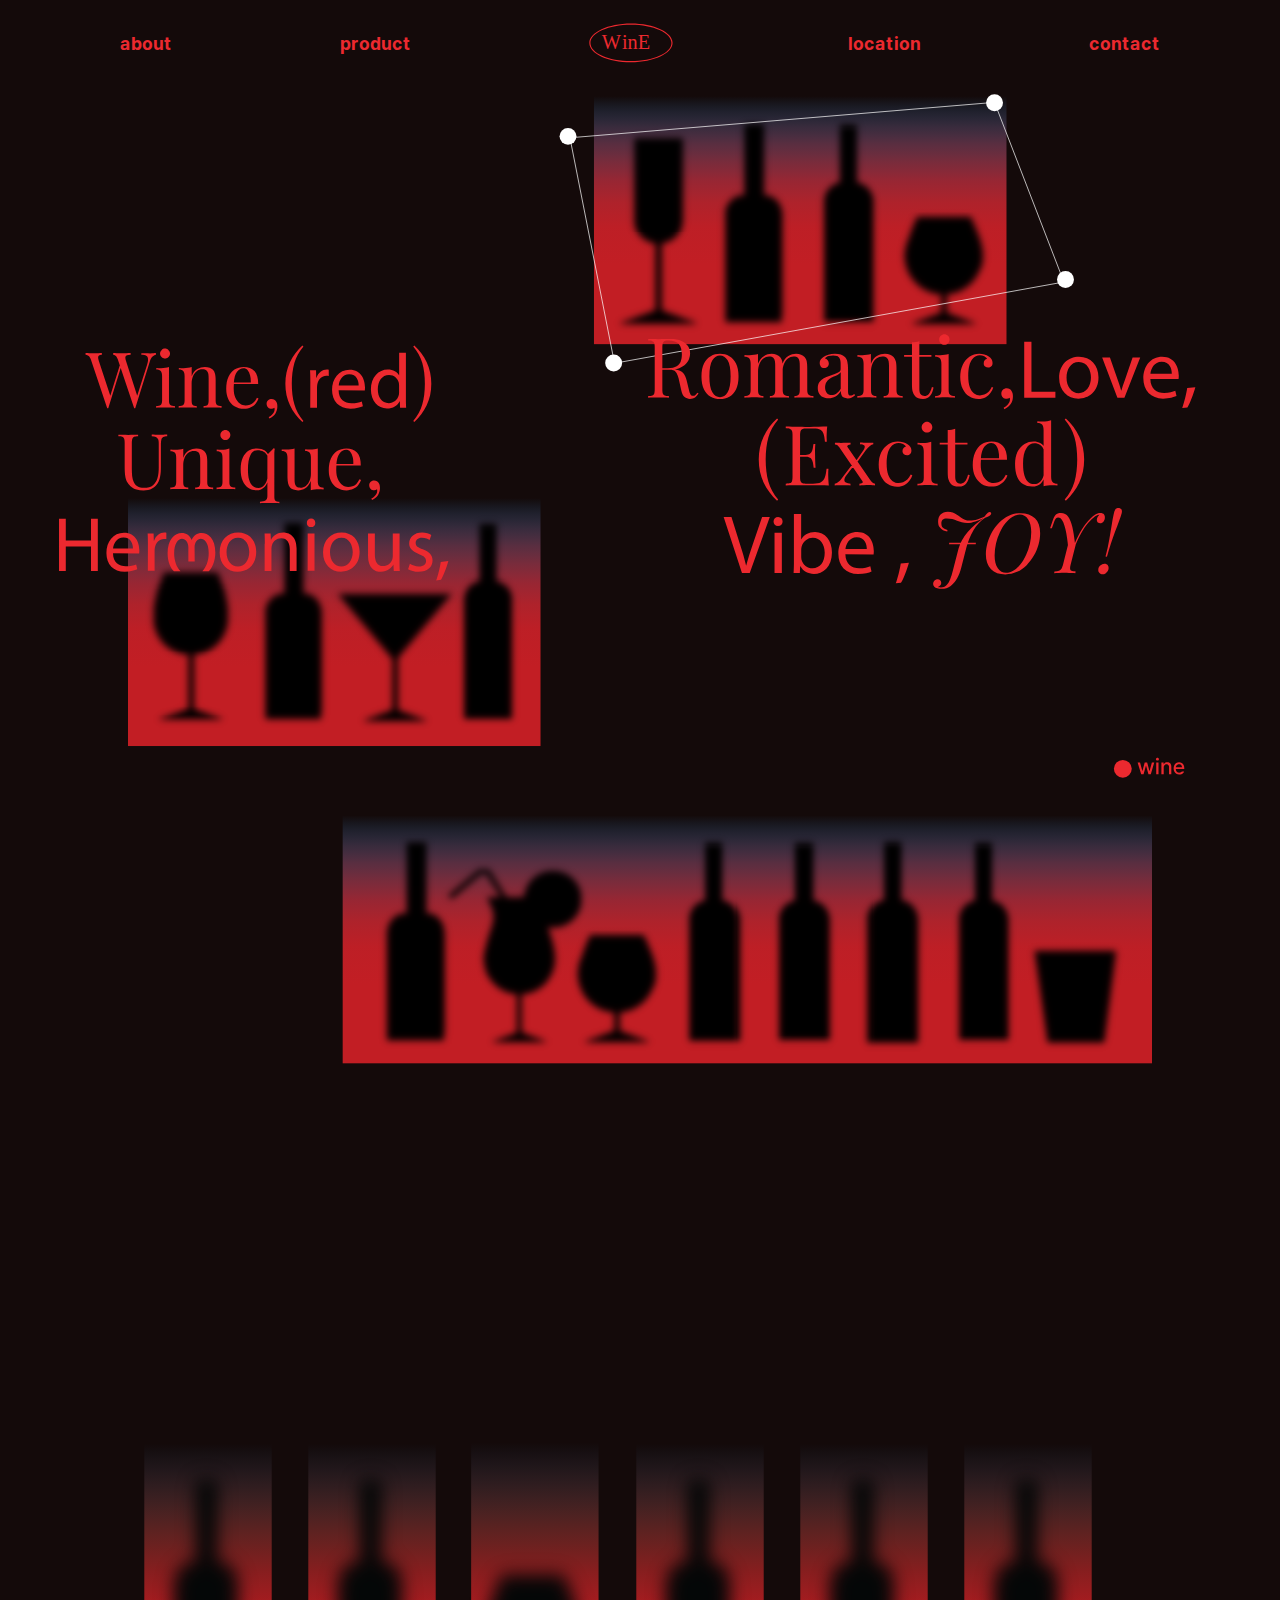
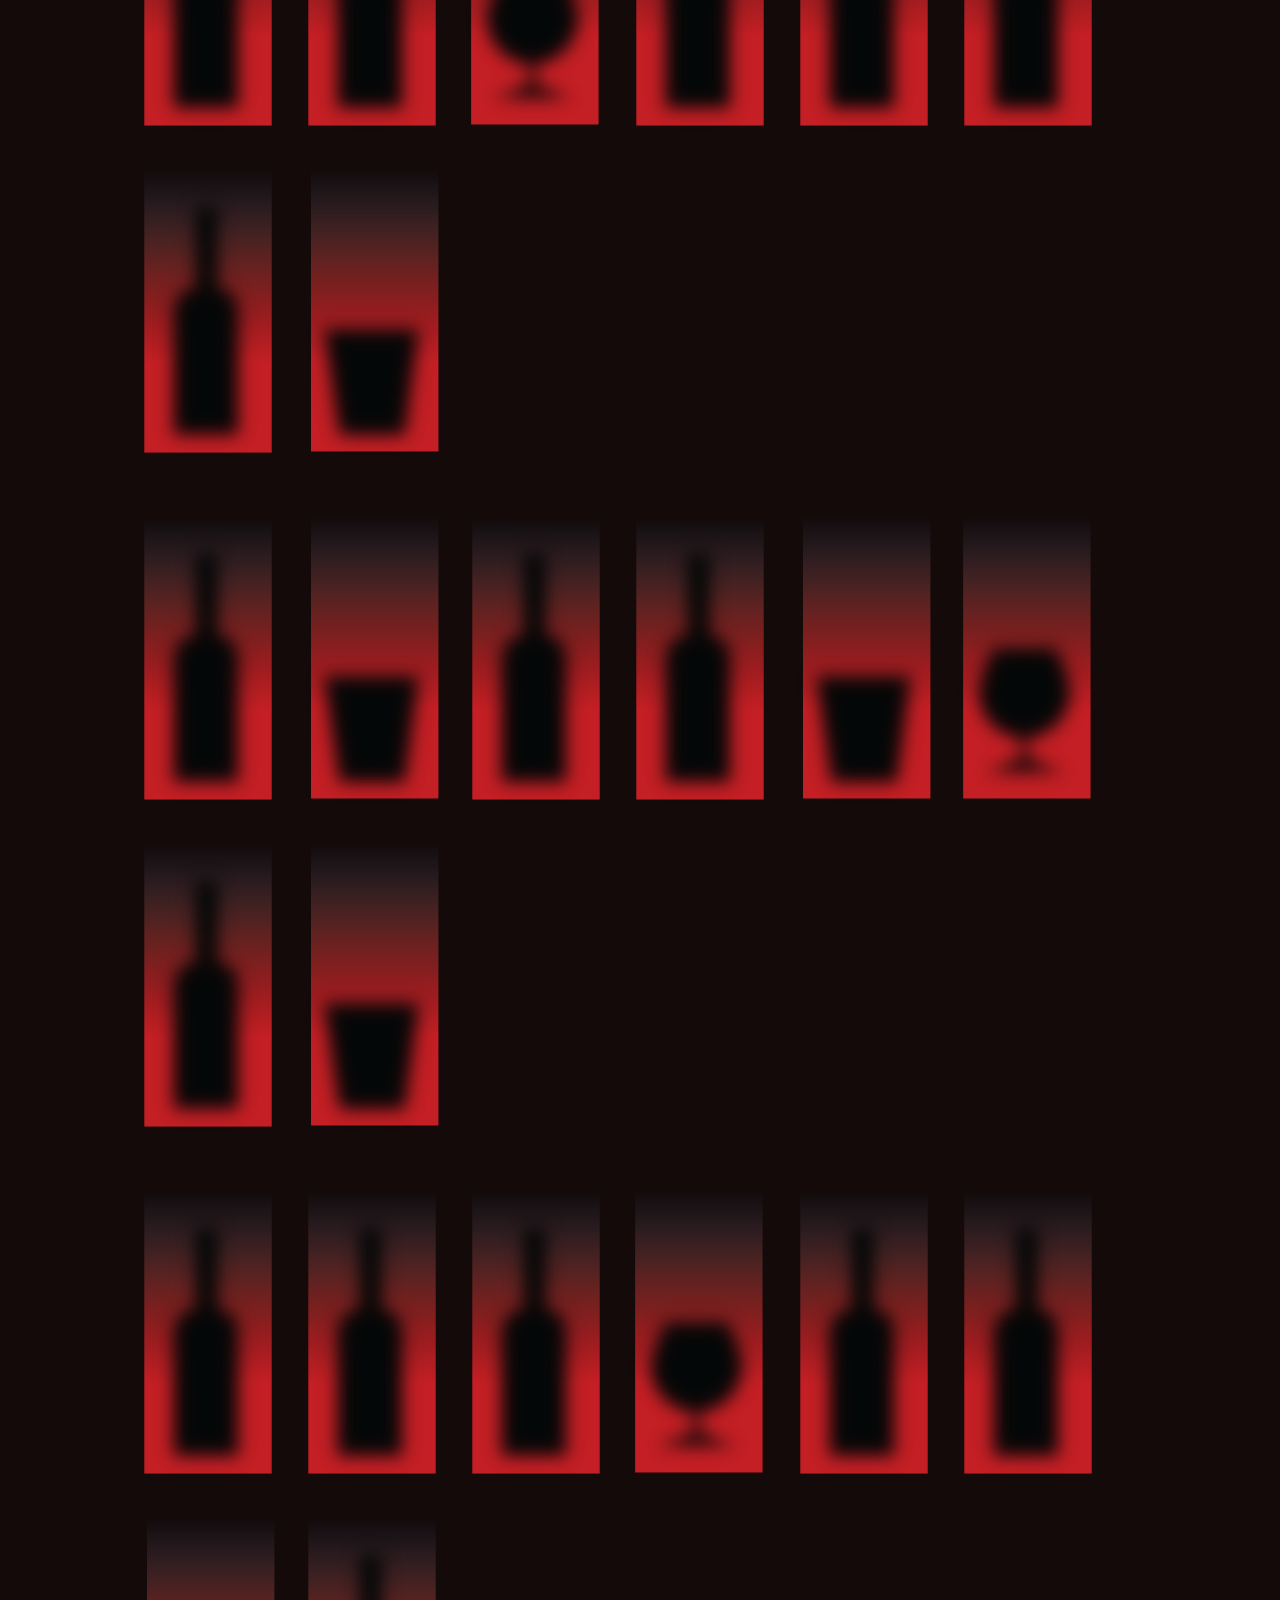
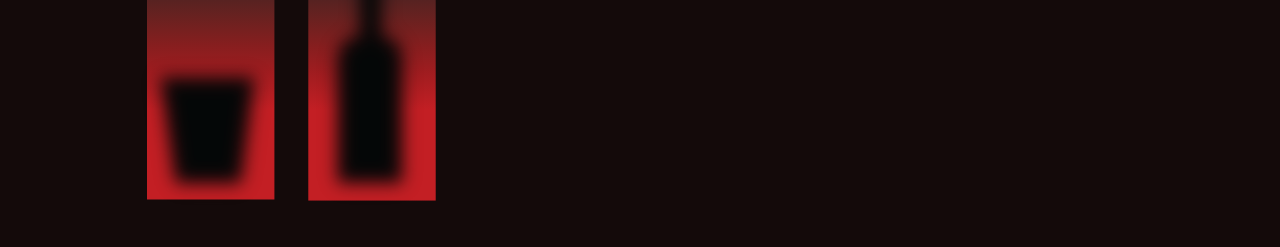
<file: index.html>
<!DOCTYPE html>
<html lang="en">
    <head>
        <meta charset="UTF-8" />
        <meta name="viewport" content="width=device-width, initial-scale=1.0" />
        <title>Poster</title>
        <link rel="stylesheet" href="style.css" />
    </head>

    <style>
        .image-row4 img,
        .image-row5 img,
        .image-row6 img
         {
            width: 160px; /* 너비를 160px로 설정 */
            height: auto; /* 비율에 맞게 높이 자동 조정 */            
        }
    </style>

    <body>

        <header>
            <nav class="header-nav" id="first-nav">
                <ul>
                    <li>
                        <a href="about.html">about</a>
                    </li>
                    <li>
                        <a href="product.html">product</a>
                    </li>
        
                    <li class="logo">
                        <a href="index.html" class="bg-image-btn">
                            <img class="logo" src="img/logo2.svg" alt="logo" />
                        </a>
                    </li>
        
                    <li>
                        <a href="location.html">location</a>
                    </li>
                    <li>
                        <a href="contact.html">contact</a>
                    </li>
                </ul>
            </nav>
        </header>


        

        <main>

            <div class="content">   
                <div class="background-image-absolute">
                    <img src="img/typo2.svg" alt="" />
                </div>

                <div class="background-image-absolute2">
                    <img src="img/typo3.svg" alt="" />
                </div>
            </div>

            <div class="backgound-image">
                <img src="img/bg.svg" alt="" />
            </div>

            <div class="image-container">
            <div class="image-row4">
                <a href="page7.html"><img class="wine1" src="img/a.svg" alt=""/></a>
                <a href="page2.html"><img class="wine2" src="img/a.svg" alt=""/></a>
                <a href="page3.html"><img class="wine3" src="img/b.svg" alt=""/></a>
                <a href="page4.html"><img class="wine4" src="img/a.svg" alt=""/></a>
                <a href="page5.html"><img class="wine5" src="img/a.svg" alt=""/></a>
                <a href="page6.html"><img class="wine6" src="img/a.svg" alt=""/></a>
                <a href="page7.html"><img class="wine1" src="img/a.svg" alt=""/></a>
                <a href="page2.html"><img class="wine2" src="img/c.svg" alt=""/></a>
            </div>
            <div class="image-row5">
                <a href="page6.html"><img class="wine6" src="img/a.svg" alt=""/></a>
                <a href="page5.html"><img class="wine5" src="img/c.svg" alt=""/></a>
                <a href="page2.html"><img class="wine2" src="img/a.svg" alt=""/></a>
                <a href="page7.html"><img class="wine1" src="img/a.svg" alt=""/></a>
                <a href="page4.html"><img class="wine4" src="img/c.svg" alt=""/></a>
                <a href="page3.html"><img class="wine3" src="img/b.svg" alt=""/></a>
                <a href="page2.html"><img class="wine2" src="img/a.svg" alt=""/></a>
                <a href="page7.html"><img class="wine1" src="img/c.svg" alt=""/></a>
            </div>
            <div class="image-row6">
                <a href="page3.html"><img class="wine3" src="img/a.svg" alt=""/></a>
                <a href="page4.html"><img class="wine4" src="img/a.svg" alt=""/></a>
                <a href="page7.html"><img class="wine1" src="img/a.svg" alt=""/></a>
                <a href="page2.html"><img class="wine2" src="img/b.svg" alt=""/></a>
                <a href="page5.html"><img class="wine5" src="img/a.svg" alt=""/></a>
                <a href="page6.html"><img class="wine6" src="img/a.svg" alt=""/></a>
                <a href="page7.html"><img class="wine1" src="img/c.svg" alt=""/></a>
                <a href="page2.html"><img class="wine2" src="img/a.svg" alt=""/></a>
            </div>
        </div>

        </main>

    </body>
</html>
</file>
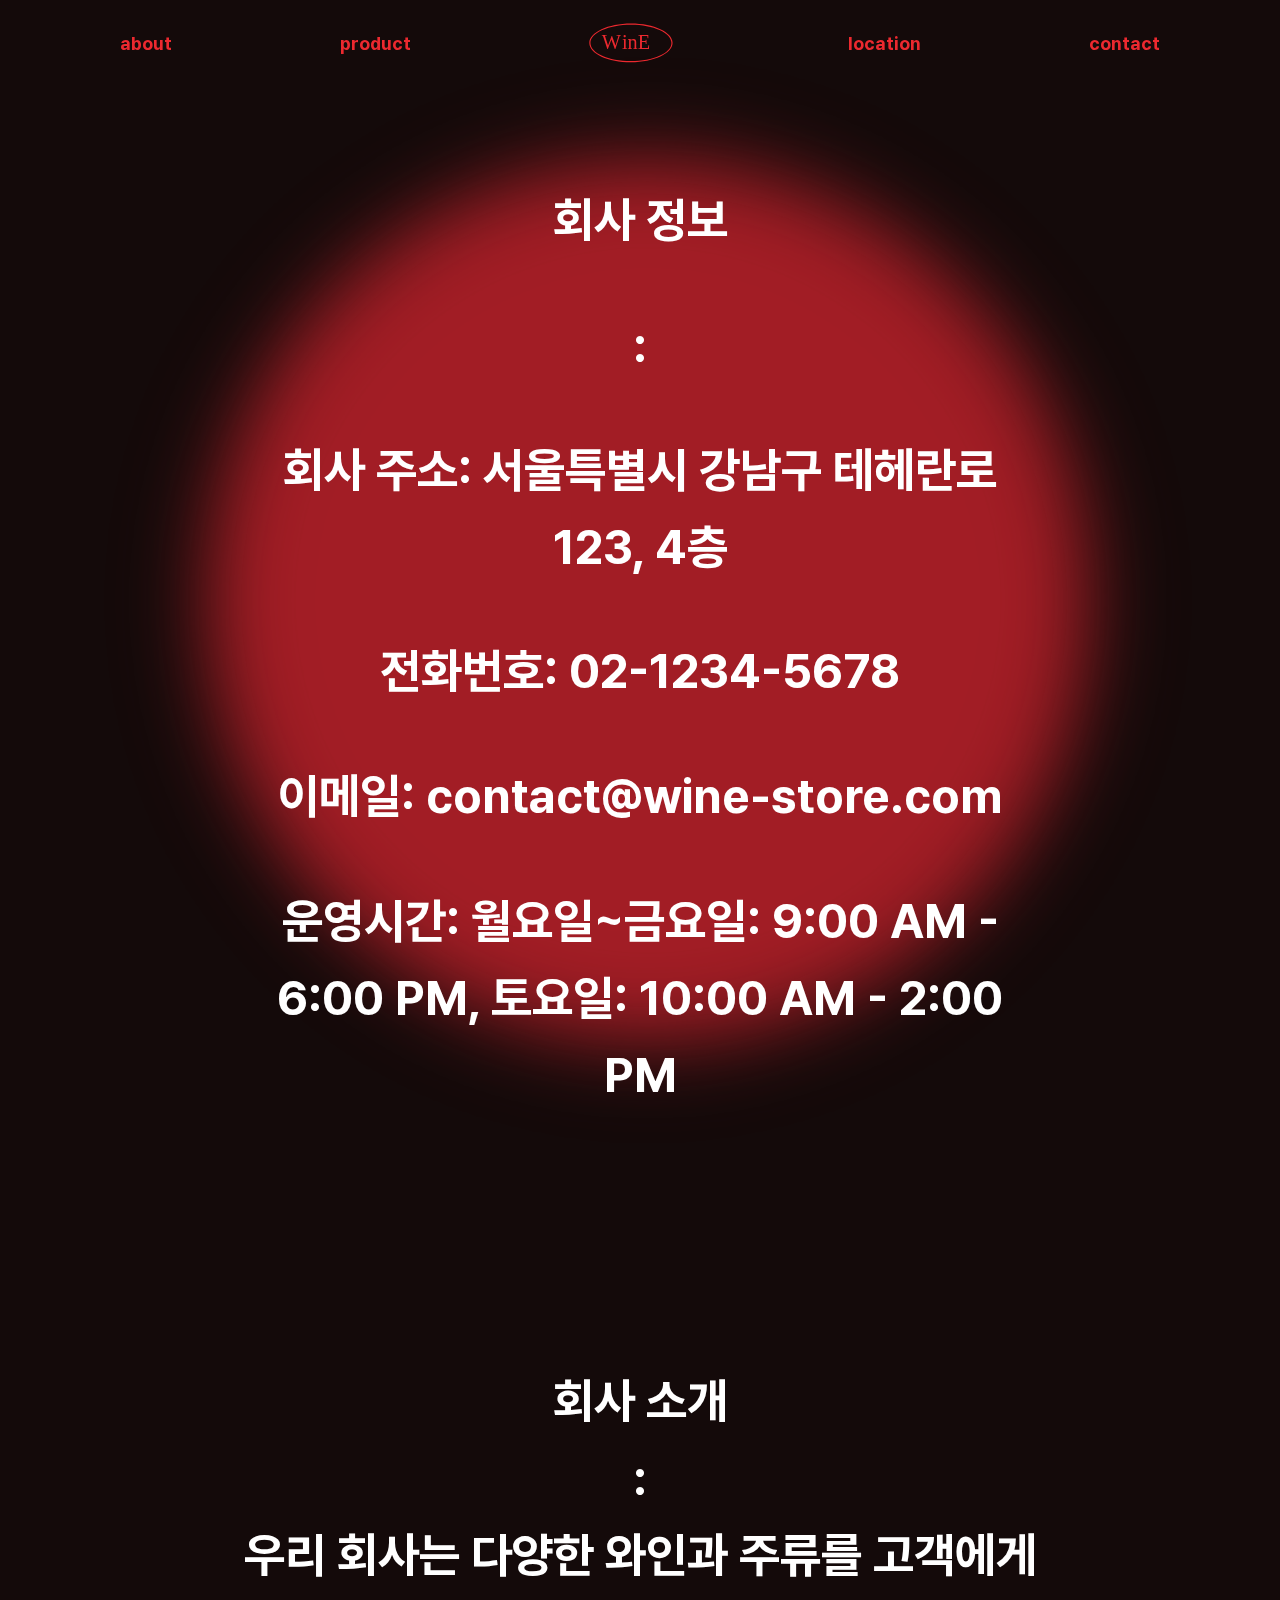
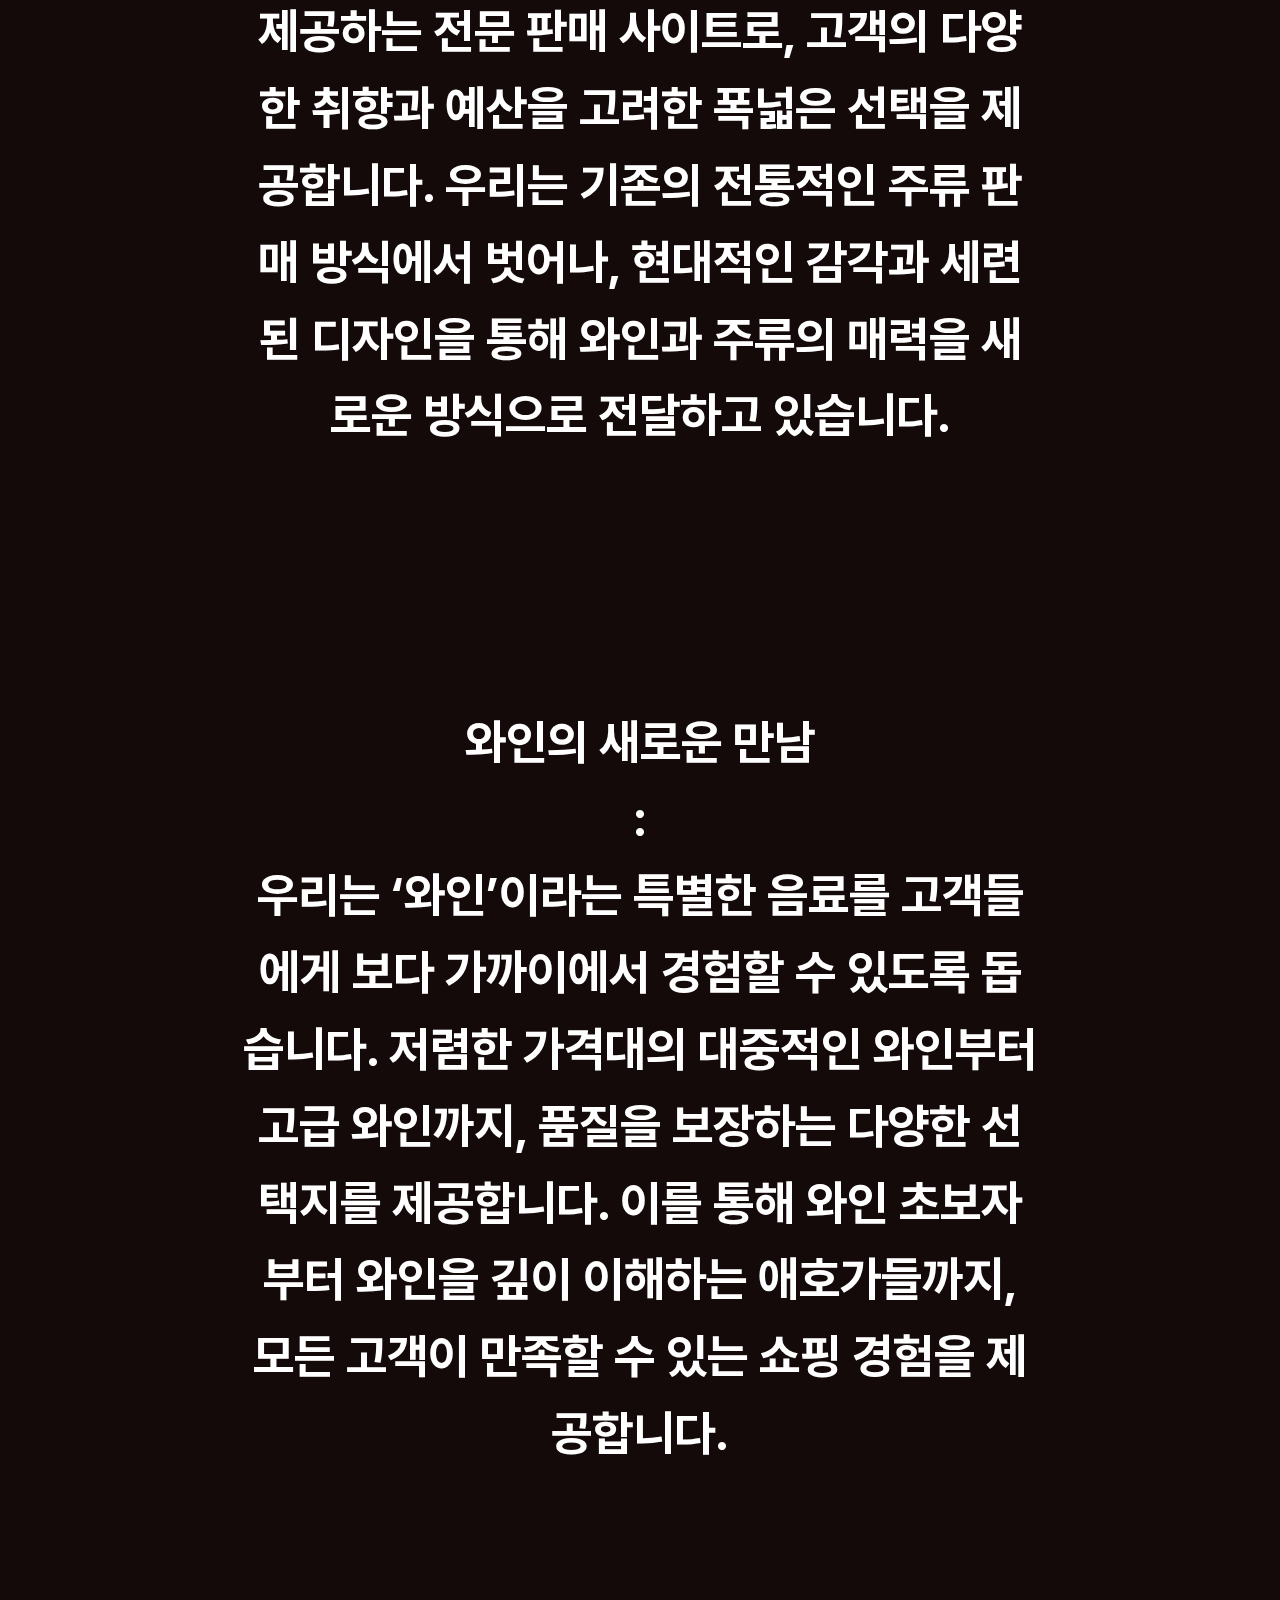
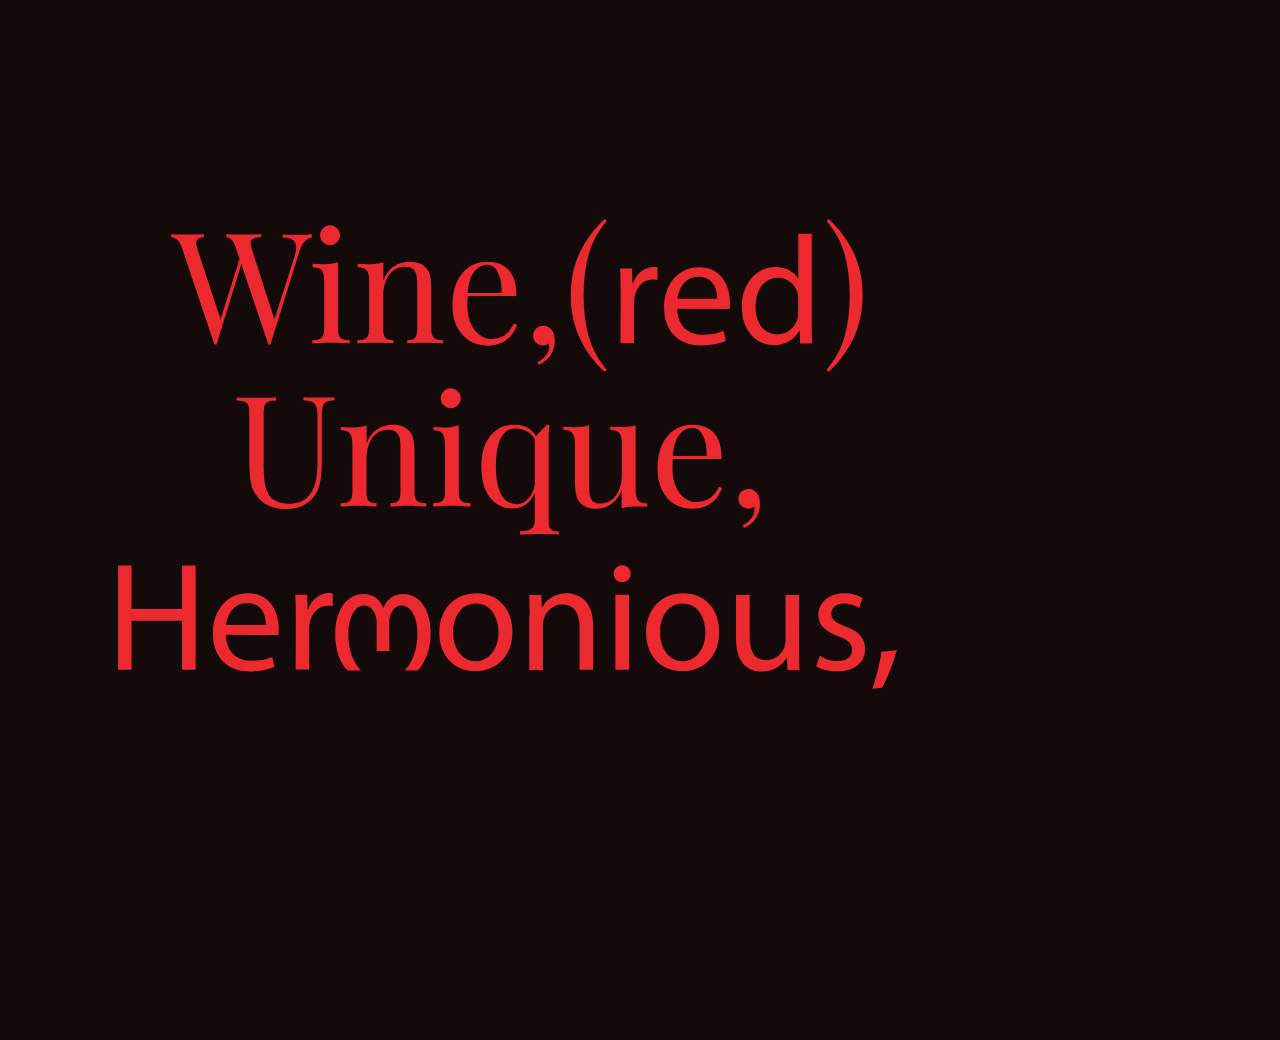
<file: about.html>
<!DOCTYPE html>
<html lang="en">
    <head>
        <meta charset="UTF-8" />
        <meta name="viewport" content="width=device-width, initial-scale=1.0" />
        <title>Poster</title>
        <link rel="stylesheet" href="style2.css" />
    </head>

    <style>

        /* 모바일 화면에서 글자 크기 조절 */

        @media (max-width: 1260px) {
            .content .text p {
                font-size: 20px; /* 화면 크기가 작은 경우 글자 크기 줄이기 */
            }
    
            .content .text strong {
                font-size: 22px; /* 제목의 글자 크기도 조금 줄여주기 */
            }
        }
    

        @media (max-width: 768px) {
            .content .text p {
                font-size: 14px; /* 화면 크기가 작은 경우 글자 크기 줄이기 */
            }
    
            .content .text strong {
                font-size: 16px; /* 제목의 글자 크기도 조금 줄여주기 */
            }
        }
    
        @media (max-width: 480px) {
            .content .text p {
                font-size: 12px; /* 더 작은 화면에서는 글자 크기를 더 줄이기 */
            }
    
            .content .text strong {
                font-size: 14px; /* 제목 크기도 추가로 조정 */
            }
        }
    </style>

    <body>

        <header>
            <nav class="header-nav" id="first-nav">
                <ul>
                    <li>
                        <a href="about.html">about</a>
                    </li>
                    <li>
                        <a href="product.html">product</a>
                    </li>
        
                    <li class="logo">
                        <a href="index.html" class="bg-image-btn">
                            <img class="logo" src="img/logo2.svg" alt="logo" />
                        </a>
                    </li>
        
                    <li>
                        <a href="location.html">location</a>
                    </li>
                    <li>
                        <a href="contact.html">contact</a>
                    </li>
                </ul>
            </nav>
        </header>

        <body>
            <div class="content">

                <div class="text">
                    <p><strong>회사 정보</strong></p>
                    :<br>
                    <p>회사 주소: 서울특별시 강남구 테헤란로 123, 4층</p>
                    <p>전화번호: 02-1234-5678</p>
                    <p>이메일: contact@wine-store.com</p>
                    <p>운영시간: 월요일~금요일: 9:00 AM - 6:00 PM, 토요일: 10:00 AM - 2:00 PM</p>
                    <br><br>
                    <p>회사 소개<br>:<br>우리 회사는 다양한 와인과 주류를 고객에게 제공하는 전문 판매 사이트로, 고객의 다양한 취향과 예산을 고려한 폭넓은 선택을 제공합니다. 우리는 기존의 전통적인 주류 판매 방식에서 벗어나, 현대적인 감각과 세련된 디자인을 통해 와인과 주류의 매력을 새로운 방식으로 전달하고 있습니다.</p>
                    <br><br>
                    <p>와인의 새로운 만남<br>:<br>우리는 ‘와인’이라는 특별한 음료를 고객들에게 보다 가까이에서 경험할 수 있도록 돕습니다. 저렴한 가격대의 대중적인 와인부터 고급 와인까지, 품질을 보장하는 다양한 선택지를 제공합니다. 이를 통해 와인 초보자부터 와인을 깊이 이해하는 애호가들까지, 모든 고객이 만족할 수 있는 쇼핑 경험을 제공합니다.</p>
                   
                </div>
                
                      

                <div class="wave-image"><img src="img/typo2.svg" alt="" />
                </div>

            <div class="backgound-image">
               <img src="img/wine_0111.svg" alt="" />
            </div>

        </body>
</html>
</file>
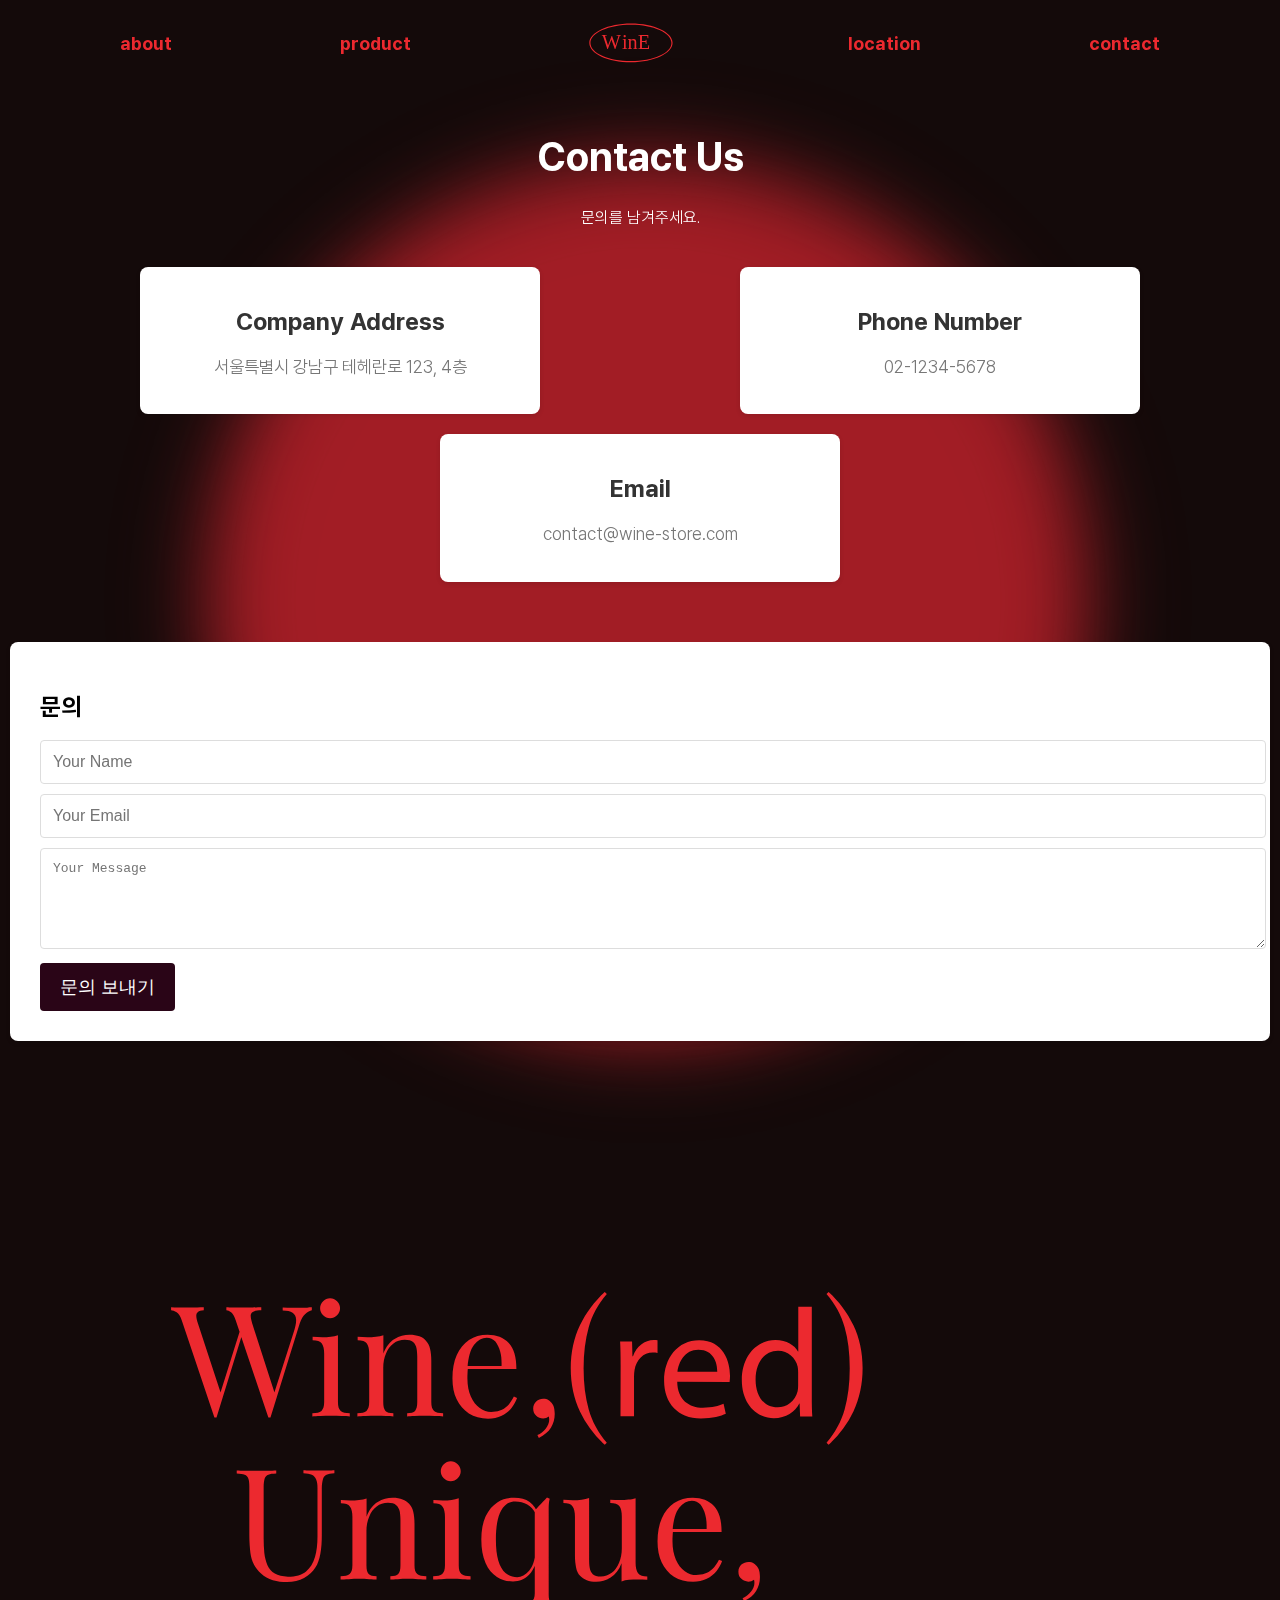
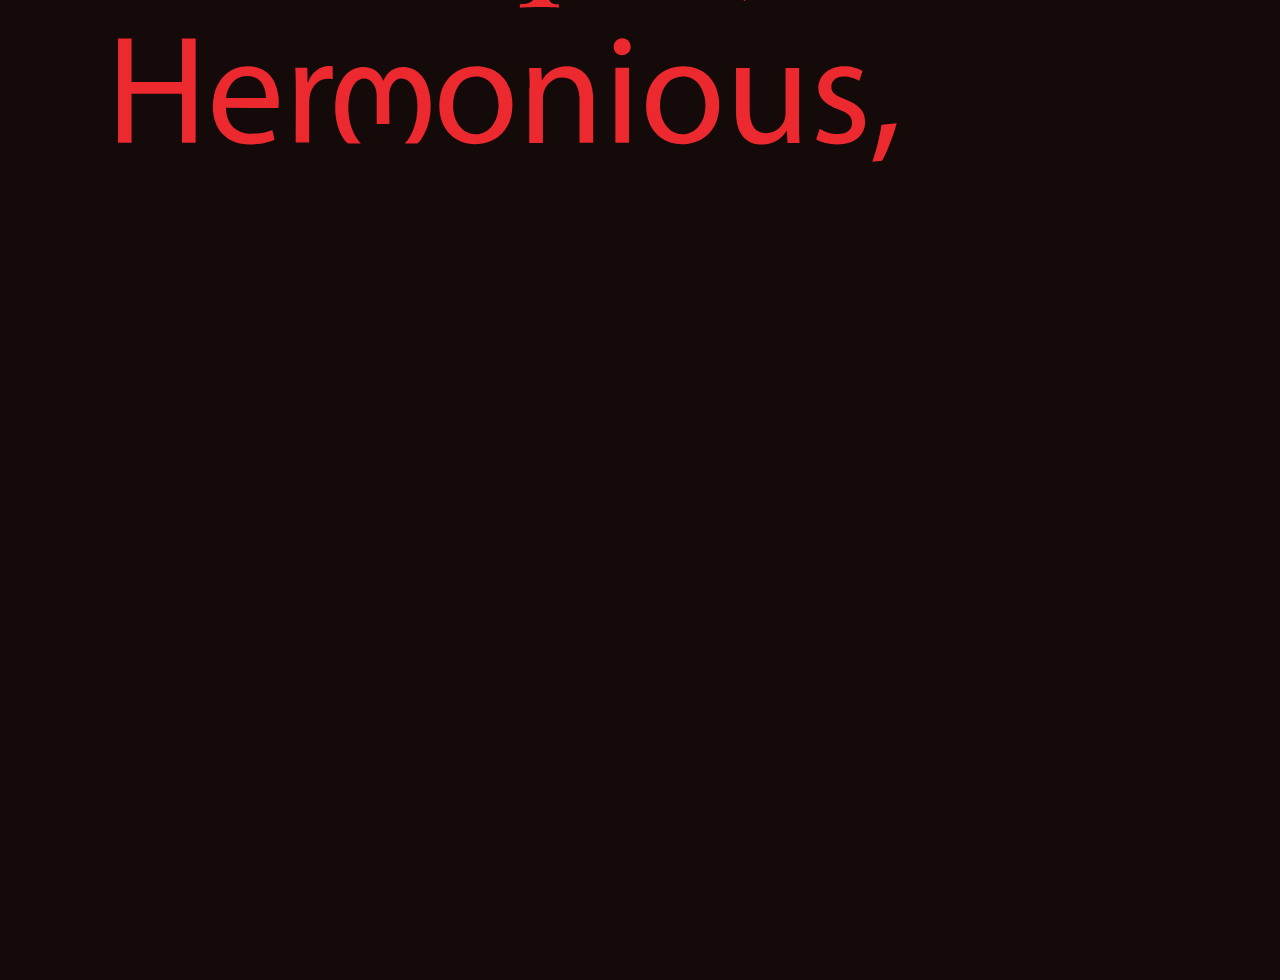
<file: contact.html>
<!DOCTYPE html>
<html lang="ko">
<head>
    <meta charset="UTF-8" />
    <meta name="viewport" content="width=device-width, initial-scale=1.0" />
    <title>Poster</title>
    <link rel="stylesheet" href="style2.css" />
    <title>Contact - Wine Store</title>
    <style>


        .container,
        .contact-form {
            max-width: 1200px;
            margin: 0 auto;
            padding: 20px;
        }

        .contact-header {
            text-align: center;
            margin-bottom: 30px;
        }

        .contact-header h1 {
            font-size: 2.5em;
            color:white
        }

        .contact-info {
            display: flex;
            flex-wrap: wrap;
            justify-content: space-around;
            margin-bottom: 30px;
        }

        .info-item {
            width: 30%;
            background-color: #fff;
            padding: 20px;
            box-shadow: 0 2px 5px rgba(0, 0, 0, 0.1);
            margin: 10px;
            text-align: center;
            border-radius: 8px;
        }

        .info-item h2 {
            color: #333;
            font-size: 1.5em;
        }

        .info-item p {
            color: #777;
            font-size: 1.1em;
        }

        .map-container {
            margin: 30px 0;
            text-align: center;
        }

        .contact-form {
            background-color: #fff;
            padding: 30px;
            box-shadow: 0 2px 5px rgba(0, 0, 0, 0.1);
            border-radius: 8px;
            margin: 30px 30px 30px 30px;
            margin: 0 auto;
        }

        .contact-form input, .contact-form textarea {
            width: 100%;
            padding: 12px;
            margin-bottom: 10px;
            border: 1px solid #ddd;
            border-radius: 4px;
            font-size: 1em;
        }

        .contact-form button {
            background-color: #2a0517;
            color: white;
            padding: 12px 20px;
            border: none;
            border-radius: 4px;
            cursor: pointer;
            font-size: 1.1em;
        }

        .contact-form button:hover {
            background-color: #2a0517;
        }

        @media (max-width: 768px) {
            .info-item {
                width: 45%;
            }
        }

        @media (max-width: 480px) {
            .info-item {
                width: 100%;
            }
        }

        
    </style>
</head>

<header>
    <nav class="header-nav" id="first-nav">
        <ul>
            <li>
                <a href="about.html">about</a>
            </li>
            <li>
                <a href="product.html">product</a>
            </li>

            <li class="logo">
                <a href="index.html" class="bg-image-btn">
                    <img class="logo" src="img/logo2.svg" alt="logo" />
                </a>
            </li>

            <li>
                <a href="location.html">location</a>
            </li>
            <li>
                <a href="contact.html">contact</a>
            </li>
        </ul>
    </nav>
</header>

<body>

    <div class="container">
        <div class="contact-header">
            <h1>Contact Us</h1>
            <p style="color: white;">문의를 남겨주세요.</p>
        </div>

        <div class="contact-info">
            <div class="info-item">
                <h2>Company Address</h2>
                <p>서울특별시 강남구 테헤란로 123, 4층</p>
            </div>
            <div class="info-item">
                <h2>Phone Number</h2>
                <p>02-1234-5678</p>
            </div>
            <div class="info-item">
                <h2>Email</h2>
                <p>contact@wine-store.com</p>
            </div>
        </div>
    </div>


        <div class="contact-form">
            <h2>문의</h2>
            <form action="#" method="POST">
                <input type="text" name="name" placeholder="Your Name" required>
                <input type="email" name="email" placeholder="Your Email" required>
                <textarea name="message" rows="5" placeholder="Your Message" required></textarea>
                <button type="submit">문의 보내기</button>
            </form>
        </div>

                      

        <div class="backgound-image">
            <img src="img/wine_0111.svg" alt="" />
        </div>

        <div class="wave-image"><img src="img/typo2.svg" alt="" />
        </div>
     
</body>


</html>
</file>
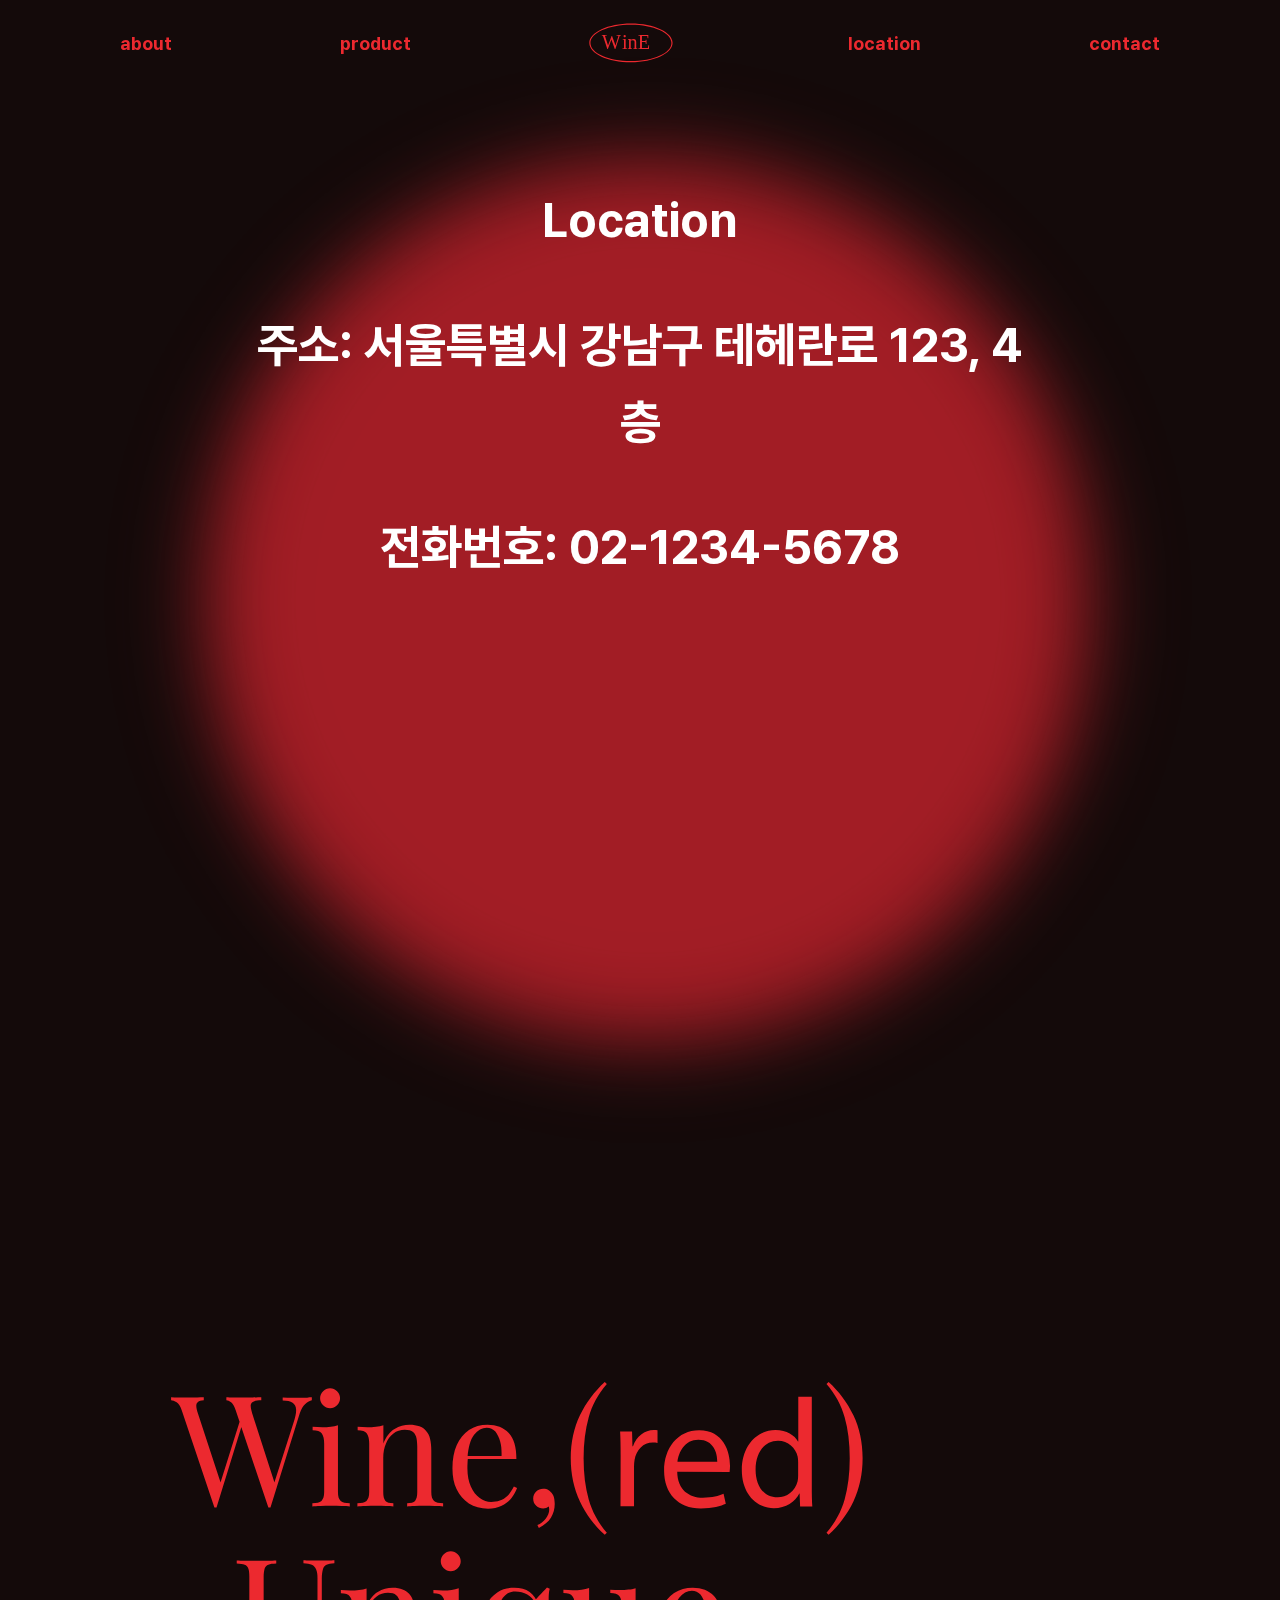
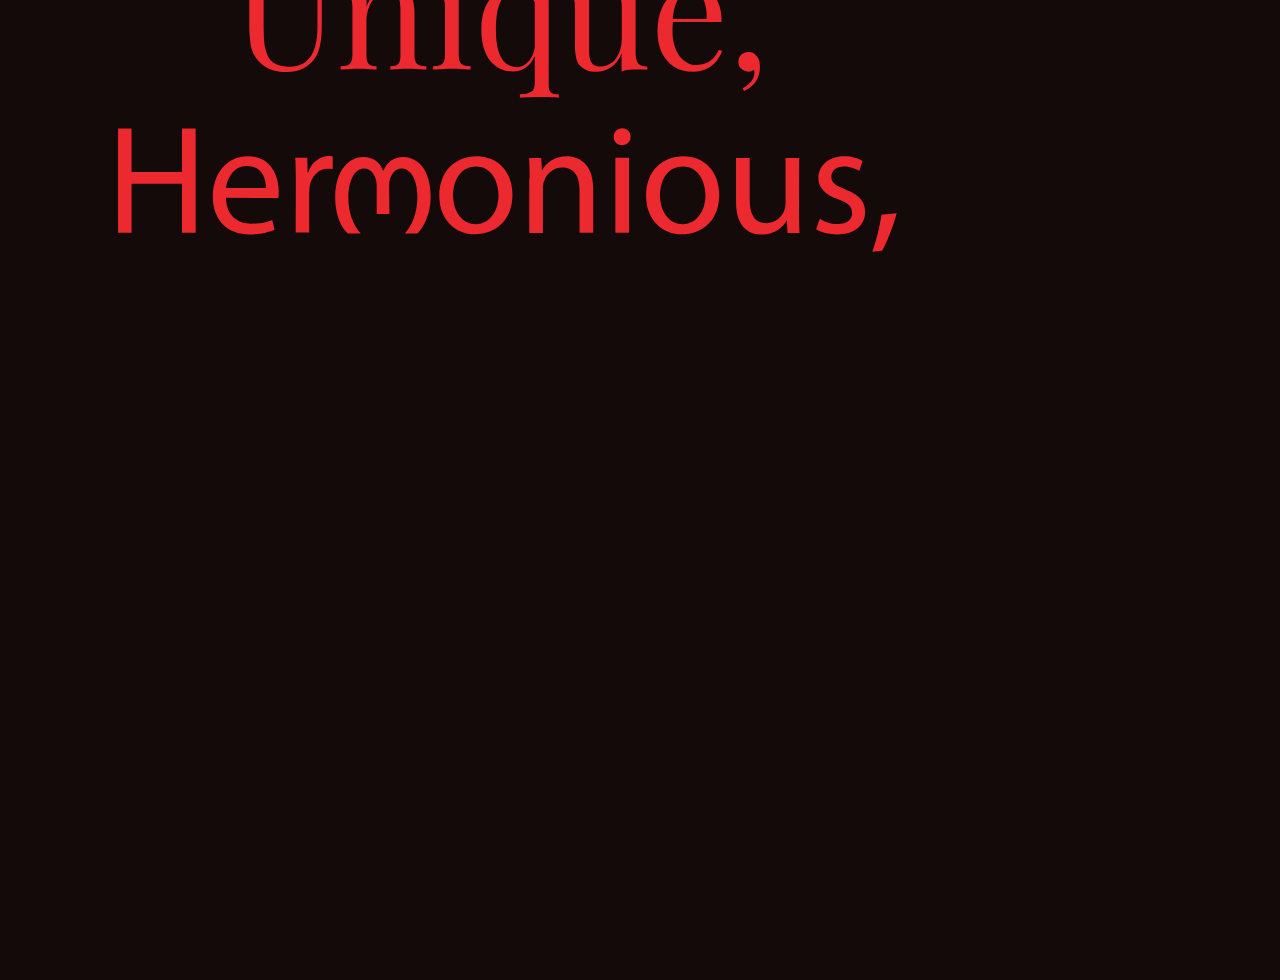
<file: location.html>
<!DOCTYPE html>
<html lang="en">
    <head>
        <meta charset="UTF-8" />
        <meta name="viewport" content="width=device-width, initial-scale=1.0" />
        <title>Poster</title>
        <link rel="stylesheet" href="style2.css" />
    </head>

    <style>

        /* 모바일 화면에서 글자 크기 조절 */

        @media (max-width: 1260px) {
            .content .text p {
                font-size: 20px; /* 화면 크기가 작은 경우 글자 크기 줄이기 */
            }
    
            .content .text strong {
                font-size: 22px; /* 제목의 글자 크기도 조금 줄여주기 */
            }
        }
    

        @media (max-width: 768px) {
            .content .text p {
                font-size: 14px; /* 화면 크기가 작은 경우 글자 크기 줄이기 */
            }
    
            .content .text strong {
                font-size: 16px; /* 제목의 글자 크기도 조금 줄여주기 */
            }
        }
    
        @media (max-width: 480px) {
            .content .text p {
                font-size: 12px; /* 더 작은 화면에서는 글자 크기를 더 줄이기 */
            }
    
            .content .text strong {
                font-size: 14px; /* 제목 크기도 추가로 조정 */
            }
        }
    </style>
    
    <header>
        <nav class="header-nav" id="first-nav">
            <ul>
                <li>
                    <a href="about.html">about</a>
                </li>
                <li>
                    <a href="product.html">product</a>
                </li>
    
                <li class="logo">
                    <a href="index.html" class="bg-image-btn">
                        <img class="logo" src="img/logo2.svg" alt="logo" />
                    </a>
                </li>
    
                <li>
                    <a href="location.html">location</a>
                </li>
                <li>
                    <a href="contact.html">contact</a>
                </li>
            </ul>
        </nav>
    </header>


        <body>
            <div class="content">

                <div class="text">
                    <p><strong>Location</strong></p>
                    <p>주소: 서울특별시 강남구 테헤란로 123, 4층</p>
                    <p>전화번호: 02-1234-5678</p>
                </div>

                <div style="display: flex; justify-content: center; width: 100%; max-width: 100%; padding: 0 10px;">
                    <iframe 
                        src="https://www.google.com/maps/embed?pb=!1m18!1m12!1m3!1d12660.634278927682!2d127.0370476768318!3d37.50417805287473!2m3!1f0!2f0!3f0!3m2!1i1024!2i768!4f13.1!3m3!1m2!1s0x357ca405861e4a67%3A0x73ec1c047764908!2z7ISc7Jq47Yq567OE7IucIOqwleuCqOq1rCDthYztl6TrnoDroZw!5e0!3m2!1sko!2skr!4v1734838359631!5m2!1sko!2skr" 
                        width="100%" 
                        height="450" 
                        style="border:0;" 
                        allowfullscreen="" 
                        loading="lazy" 
                        referrerpolicy="no-referrer-when-downgrade">
                    </iframe>
                </div>
                
                             
                <div class="wave-image"><img src="img/typo2.svg" alt="" />
                </div>

            <div class="backgound-image">
                <img src="img/wine_0111.svg" alt="" />
            </div>     
        </body>
</html>
</file>
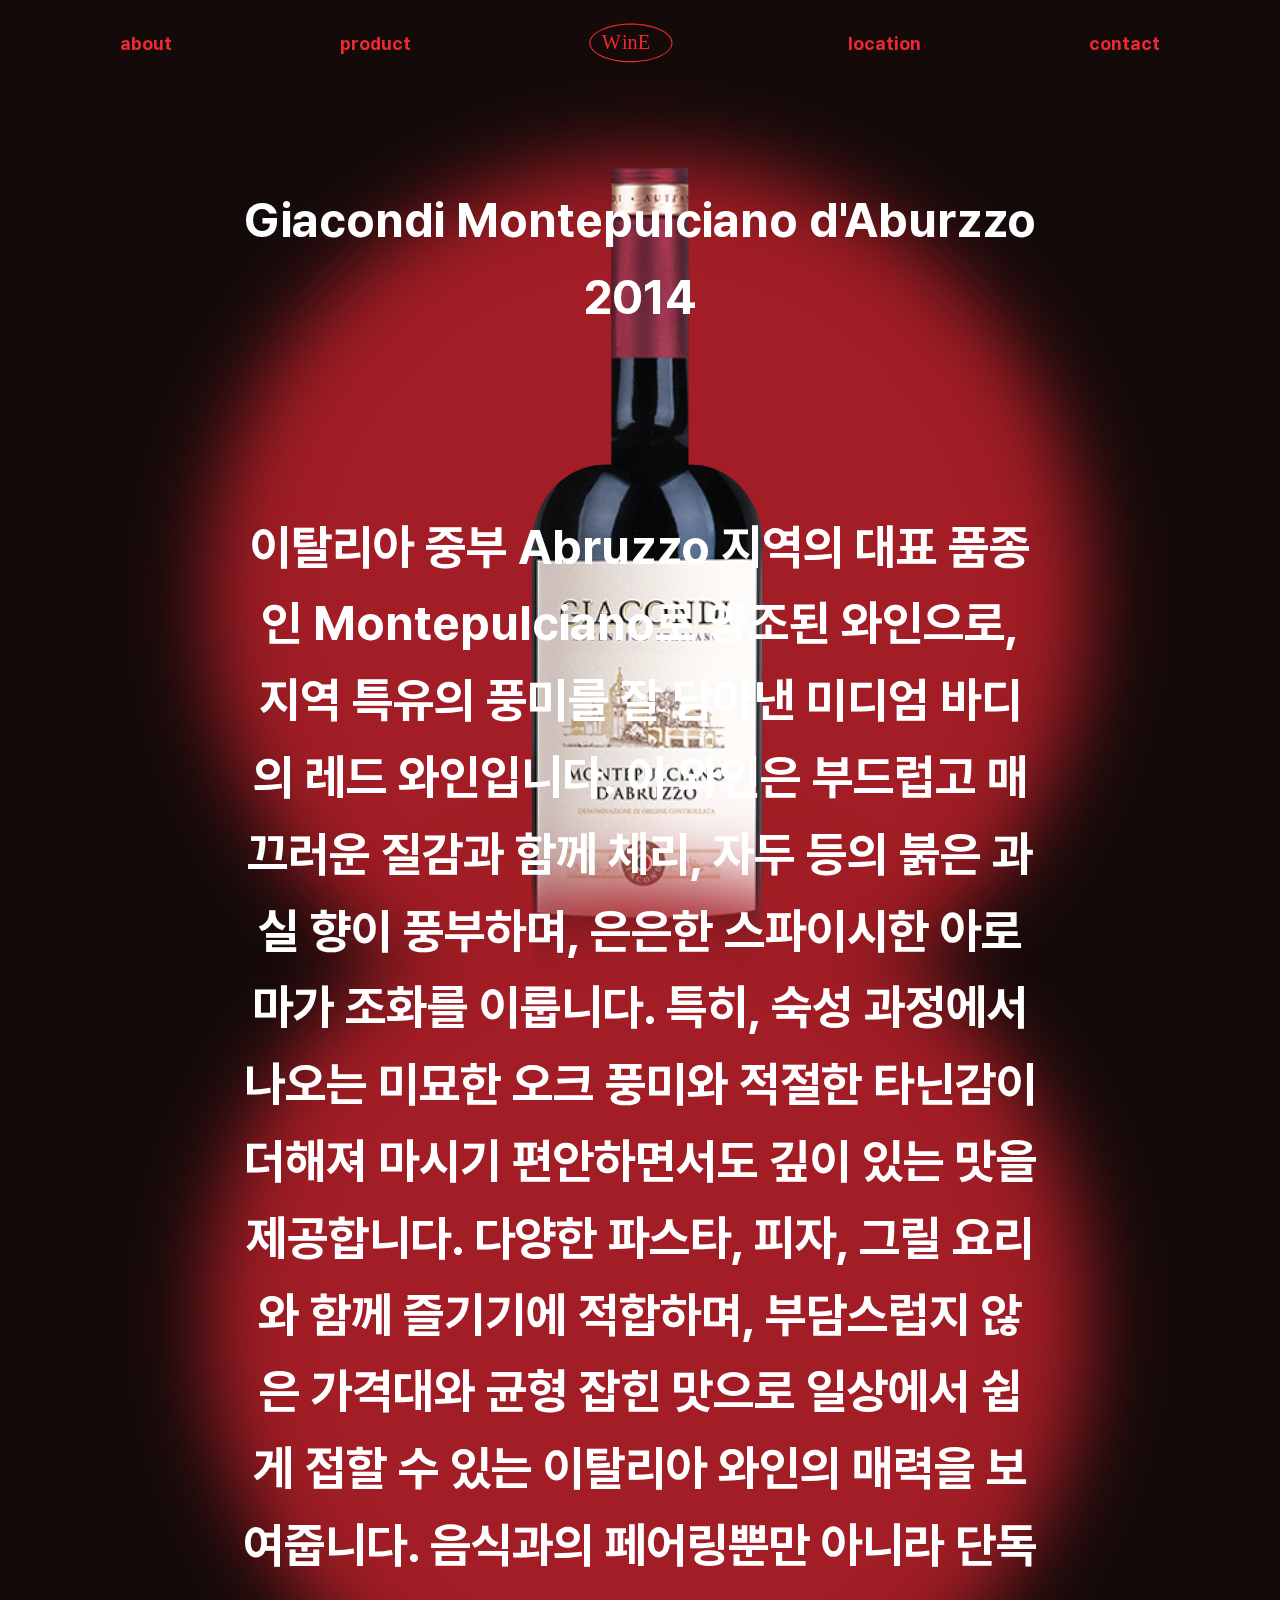
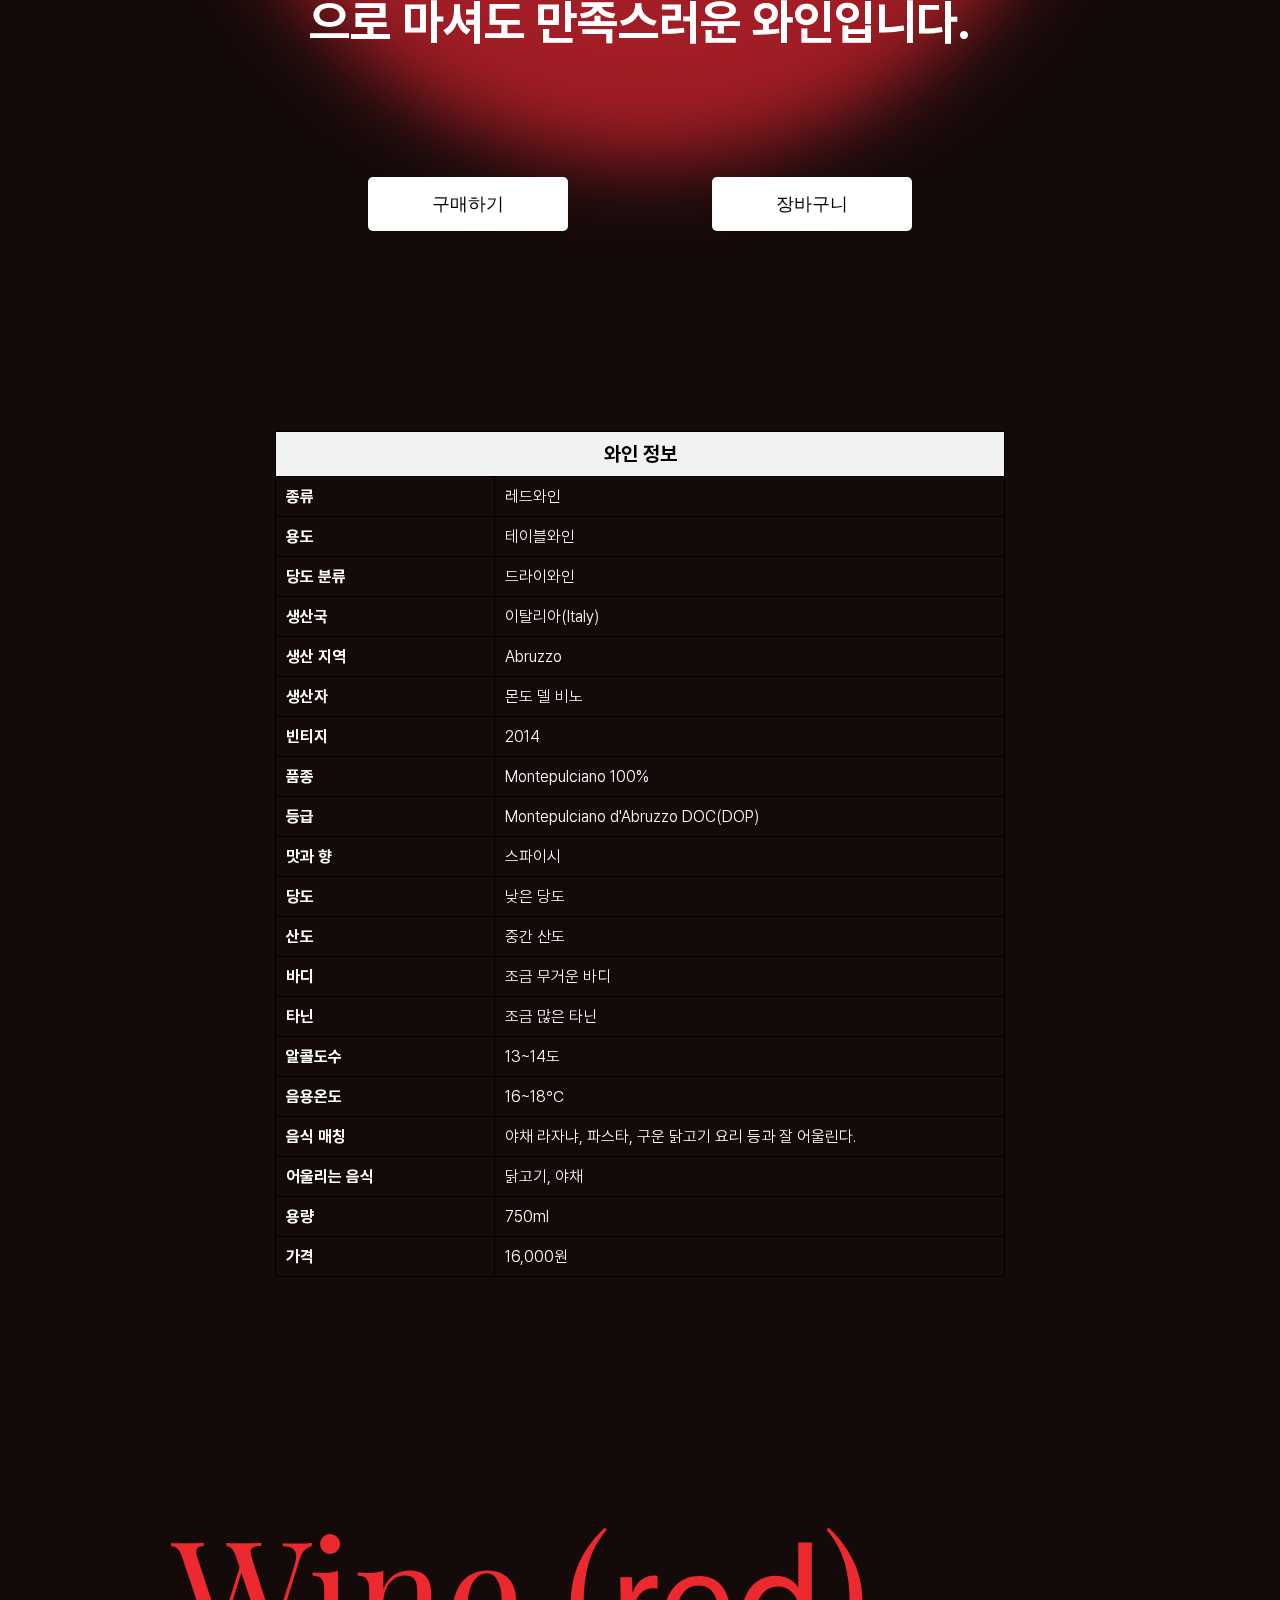
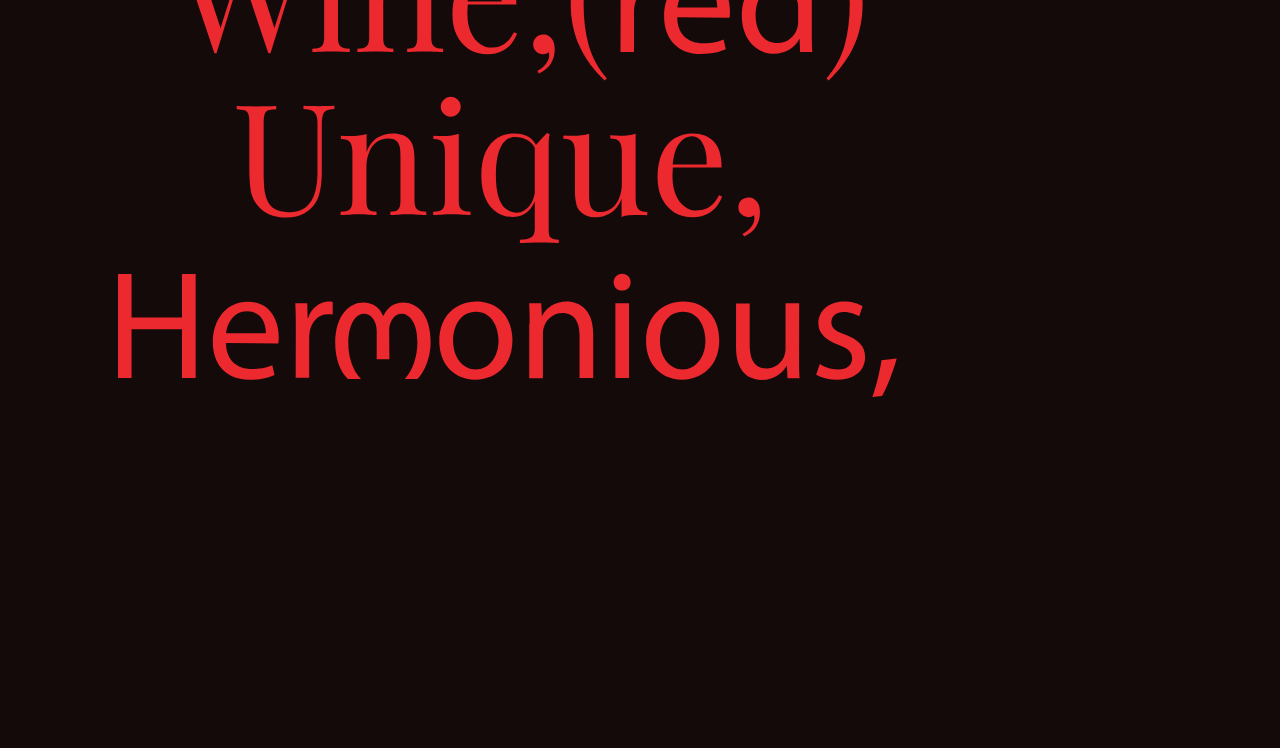
<file: page2.html>
<!DOCTYPE html>
<html lang="en">
    <head>
        <meta charset="UTF-8" />
        <meta name="viewport" content="width=device-width, initial-scale=1.0" />
        <title>Poster</title>
        <link rel="stylesheet" href="style2.css" />
    </head>



        <header>
            <nav class="header-nav" id="first-nav">
                <ul>
                    <li>
                        <a href="about.html">about</a>
                    </li>
                    <li>
                        <a href="product.html">product</a>
                    </li>
        
                    <li class="logo">
                        <a href="index.html" class="bg-image-btn">
                            <img class="logo" src="img/logo2.svg" alt="logo" />
                        </a>
                    </li>
        
                    <li>
                        <a href="location.html">location</a>
                    </li>
                    <li>
                        <a href="contact.html">contact</a>
                    </li>
                </ul>
            </nav>
        </header>


        <body>
            <div class="content">

                <div class="text">
                    <p>Giacondi Montepulciano d'Aburzzo 2014</p>
                    <br>
                    <p>이탈리아 중부 Abruzzo 지역의 대표 품종인 Montepulciano로 양조된 와인으로, 
                        지역 특유의 풍미를 잘 담아낸 미디엄 바디의 레드 와인입니다. 이 와인은 부드럽고 매끄러운 질감과 함께 체리, 
                        자두 등의 붉은 과실 향이 풍부하며, 은은한 스파이시한 아로마가 조화를 이룹니다. 특히, 숙성 과정에서 나오는 미묘한
                         오크 풍미와 적절한 타닌감이 더해져 마시기 편안하면서도 깊이 있는 맛을 제공합니다. 다양한 파스타, 피자, 그릴 요리와 함께 즐기기에 적합하며,
                          부담스럽지 않은 가격대와 균형 잡힌 맛으로 일상에서 쉽게 접할 수 있는 이탈리아 와인의 매력을 보여줍니다. 음식과의 페어링뿐만 아니라 단독으로 마셔도 만족스러운 와인입니다.
                    </p>
                </div>


              <!-- 버튼 추가 및 가운데 정렬 -->
              <div class="button-container">
                <button class="btn buy-btn">구매하기</button>
                <button class="btn cart-btn">장바구니</button>
            </div>
                
                <table cellpadding="10" cellspacing="0" style="width: 57%; margin: 0 auto; text-align: left; border-collapse: collapse; color: white; border: 1px solid #000; padding-left: 20px; padding-right: 20px;">
                    <thead>
                        <tr>
                            <th colspan="2" style="text-align: center; background-color: #f2f2f2; font-size: 20px; color: black; border: 1px solid #000;">와인 정보</th>
                        </tr>
                    </thead>
                    <tbody>
                        <tr>
                            <td style="width: 30%; font-weight: bold; border: 1px solid #000;">종류</td>
                            <td style="border: 1px solid #000;">레드와인</td>
                        </tr>
                        <tr>
                            <td style="font-weight: bold; border: 1px solid #000;">용도</td>
                            <td style="border: 1px solid #000;">테이블와인</td>
                        </tr>
                        <tr>
                            <td style="font-weight: bold; border: 1px solid #000;">당도 분류</td>
                            <td style="border: 1px solid #000;">드라이와인</td>
                        </tr>
                        <tr>
                            <td style="font-weight: bold; border: 1px solid #000;">생산국</td>
                            <td style="border: 1px solid #000;">이탈리아(Italy)</td>
                        </tr>
                        <tr>
                            <td style="font-weight: bold; border: 1px solid #000;">생산 지역</td>
                            <td style="border: 1px solid #000;">Abruzzo</td>
                        </tr>
                        <tr>
                            <td style="font-weight: bold; border: 1px solid #000;">생산자</td>
                            <td style="border: 1px solid #000;">몬도 델 비노</td>
                        </tr>
                        <tr>
                            <td style="font-weight: bold; border: 1px solid #000;">빈티지</td>
                            <td style="border: 1px solid #000;">2014</td>
                        </tr>
                        <tr>
                            <td style="font-weight: bold; border: 1px solid #000;">품종</td>
                            <td style="border: 1px solid #000;">Montepulciano 100%</td>
                        </tr>
                        <tr>
                            <td style="font-weight: bold; border: 1px solid #000;">등급</td>
                            <td style="border: 1px solid #000;">Montepulciano d'Abruzzo DOC(DOP)</td>
                        </tr>
                        <tr>
                            <td style="font-weight: bold; border: 1px solid #000;">맛과 향</td>
                            <td style="border: 1px solid #000;">스파이시</td>
                        </tr>
                        <tr>
                            <td style="font-weight: bold; border: 1px solid #000;">당도</td>
                            <td style="border: 1px solid #000;">낮은 당도</td>
                        </tr>
                        <tr>
                            <td style="font-weight: bold; border: 1px solid #000;">산도</td>
                            <td style="border: 1px solid #000;">중간 산도</td>
                        </tr>
                        <tr>
                            <td style="font-weight: bold; border: 1px solid #000;">바디</td>
                            <td style="border: 1px solid #000;">조금 무거운 바디</td>
                        </tr>
                        <tr>
                            <td style="font-weight: bold; border: 1px solid #000;">타닌</td>
                            <td style="border: 1px solid #000;">조금 많은 타닌</td>
                        </tr>
                        <tr>
                            <td style="font-weight: bold; border: 1px solid #000;">알콜도수</td>
                            <td style="border: 1px solid #000;">13~14도</td>
                        </tr>
                        <tr>
                            <td style="font-weight: bold; border: 1px solid #000;">음용온도</td>
                            <td style="border: 1px solid #000;">16~18℃</td>
                        </tr>
                        <tr>
                            <td style="font-weight: bold; border: 1px solid #000;">음식 매칭</td>
                            <td style="border: 1px solid #000;">야채 라자냐, 파스타, 구운 닭고기 요리 등과 잘 어울린다.</td>
                        </tr>
                        <tr>
                            <td style="font-weight: bold; border: 1px solid #000;">어울리는 음식</td>
                            <td style="border: 1px solid #000;">닭고기, 야채</td>
                        </tr>
                        <tr>
                            <td style="font-weight: bold; border: 1px solid #000;">용량</td>
                            <td style="border: 1px solid #000;">750ml</td>
                        </tr>
                        <tr>
                            <td style="font-weight: bold; border: 1px solid #000;">가격</td>
                            <td style="border: 1px solid #000;">16,000원</td>
                        </tr>
                    </tbody>
                </table>
                 
                
                
                <div class="background-image-absolute">
                    <img src="img/wine_0111.svg" alt="" />
                </div>
                <div class="wave-image"><img src="img/typo2.svg" alt="" /></div>
            </div>
            <div class="backgound-image">
                <img src="img/wine_022.svg" alt="" />
            </div>
        </body>
</html>
</file>
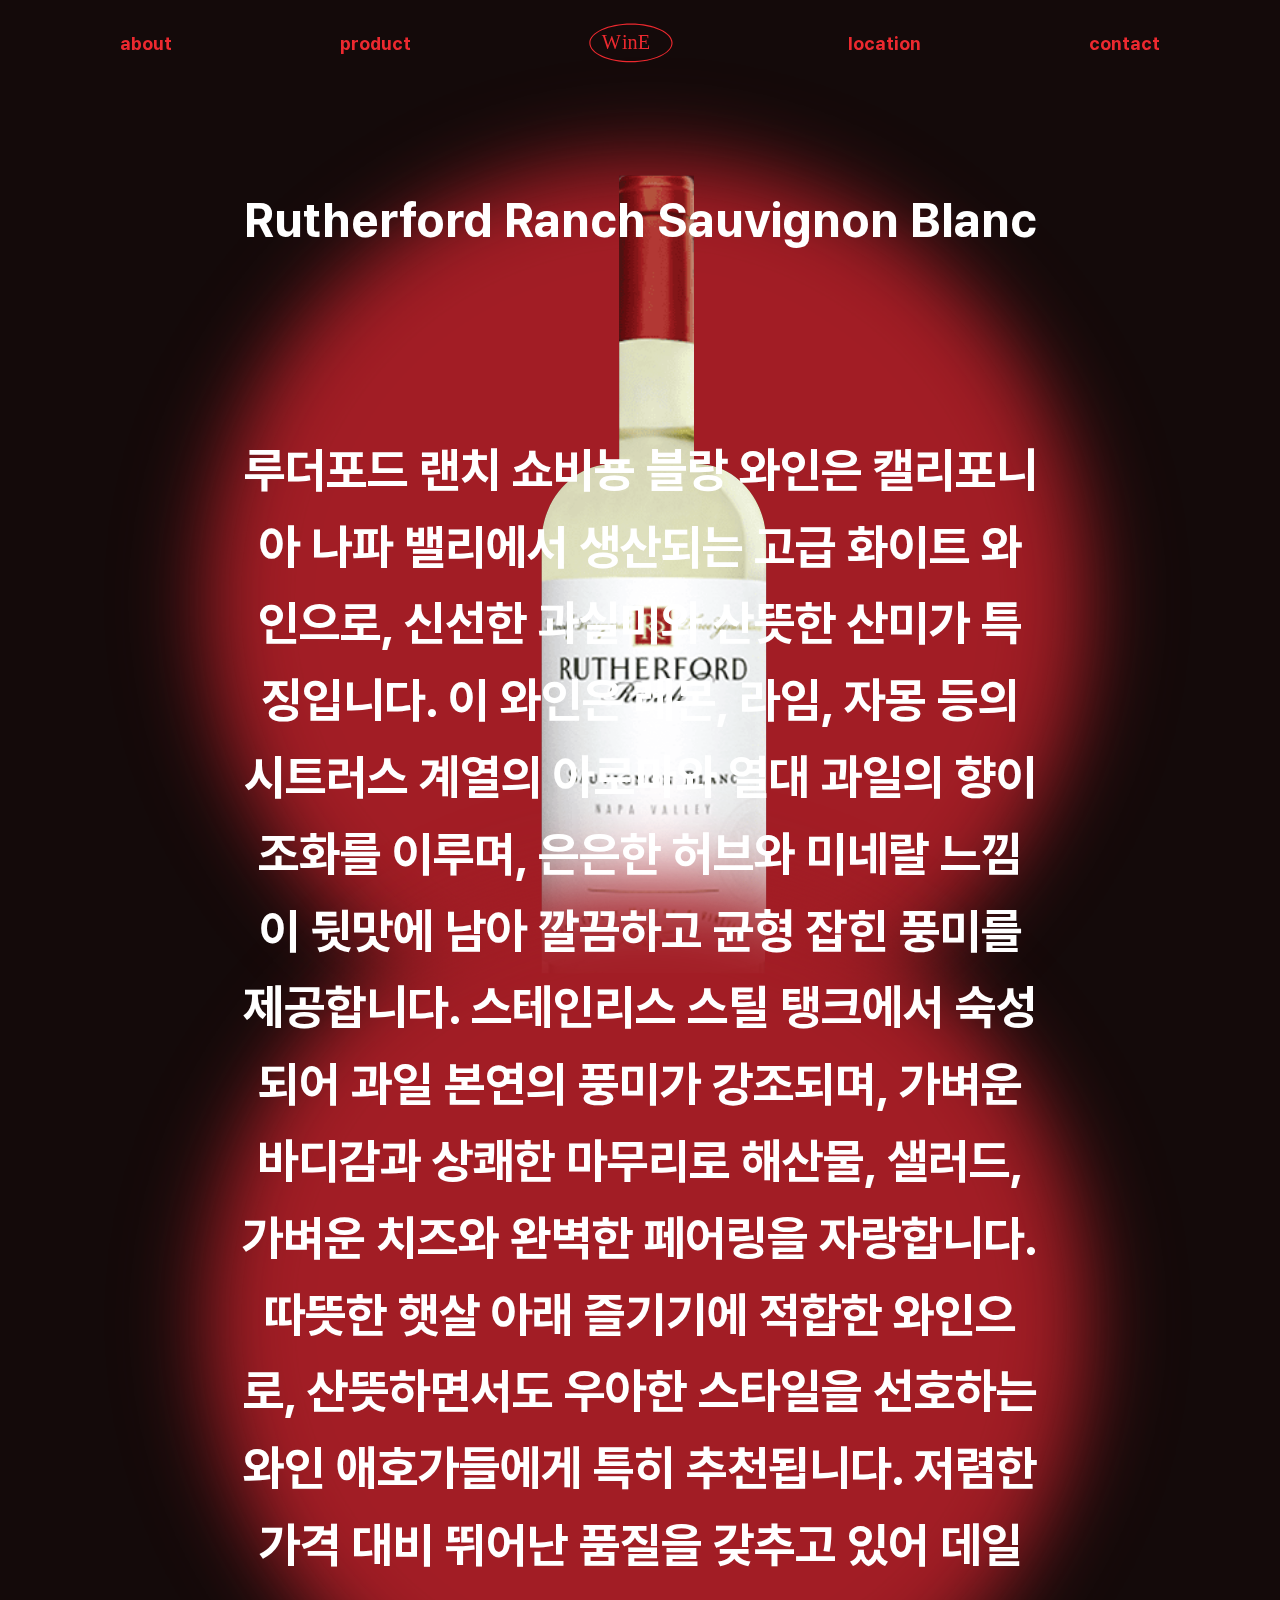
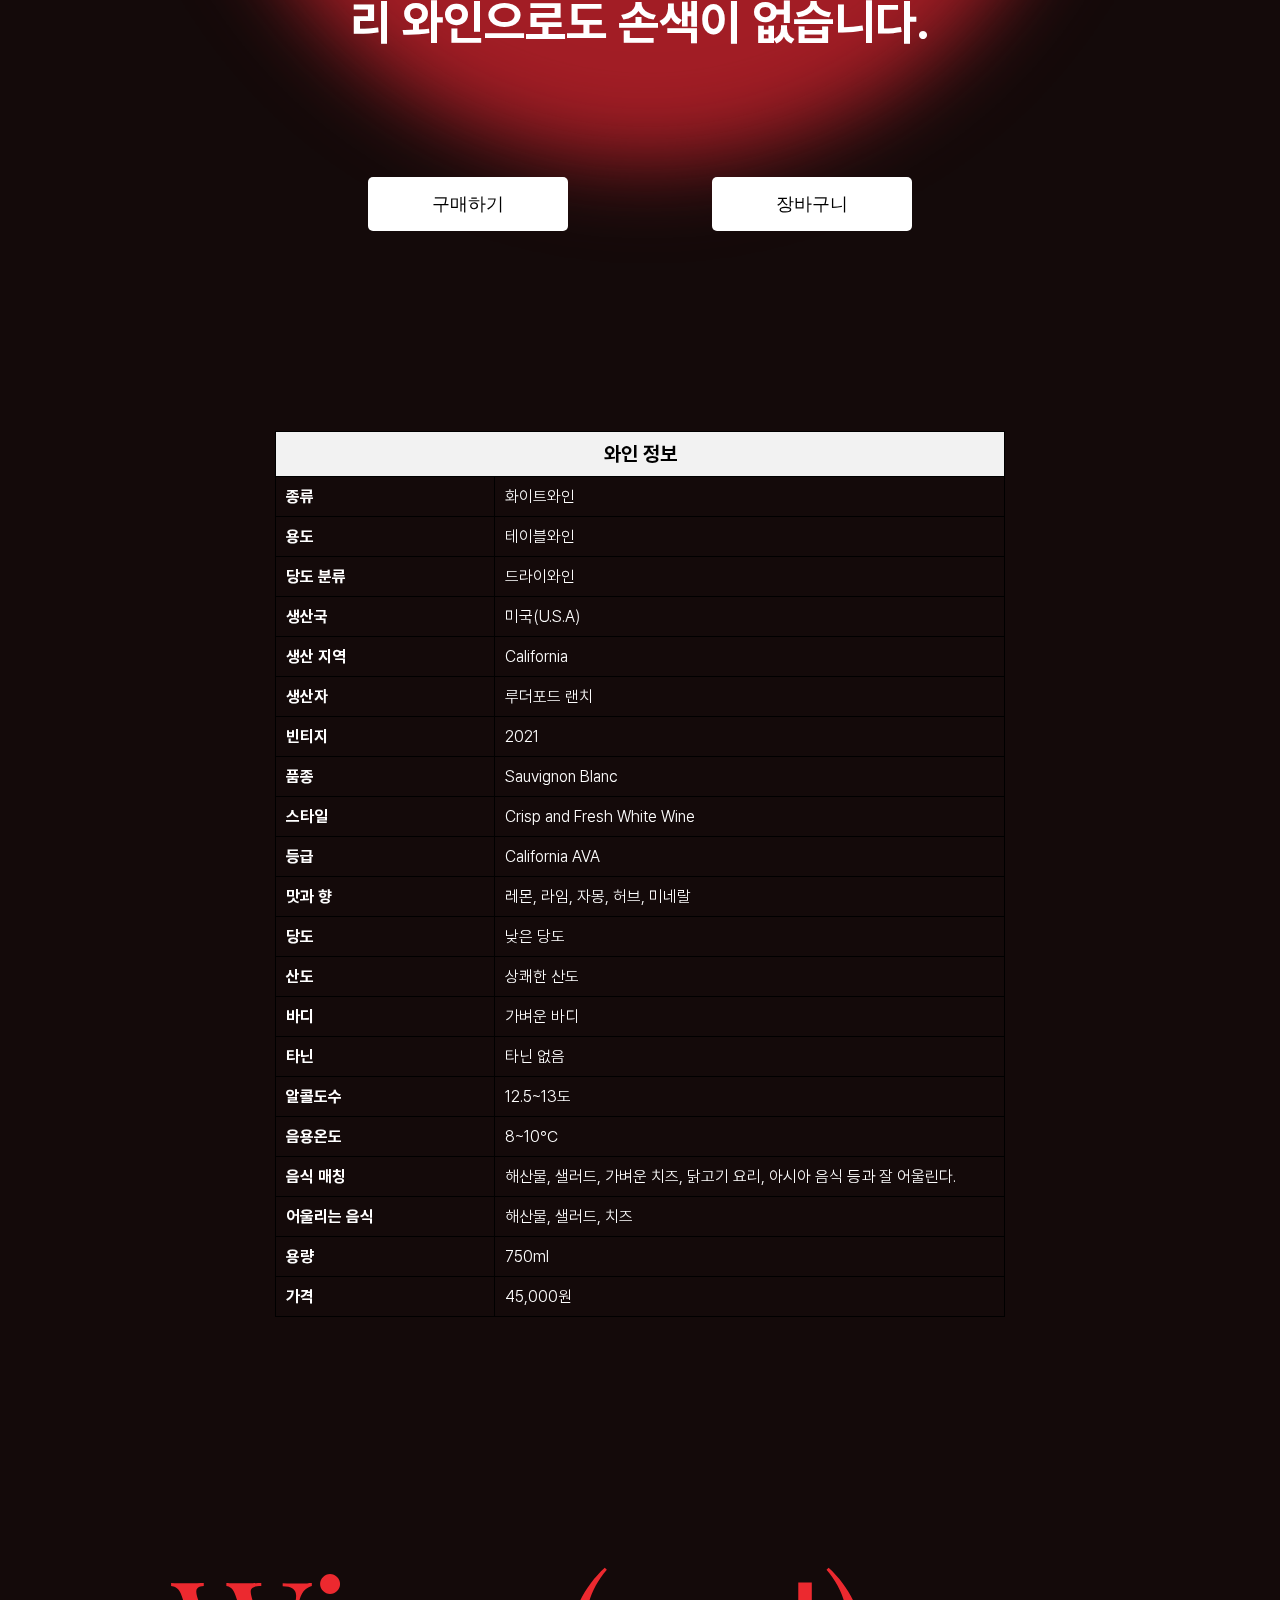
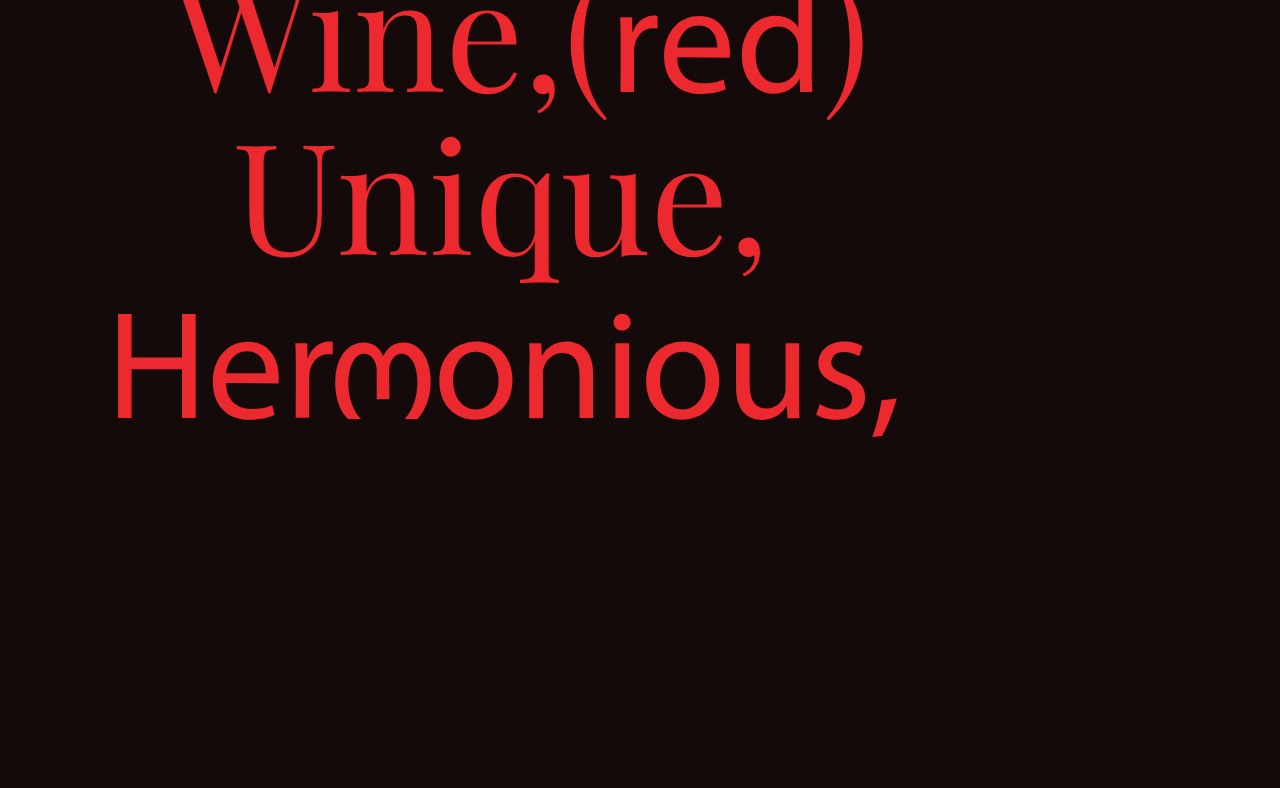
<file: page3.html>
<!DOCTYPE html>
<html lang="en">
    <head>
        <meta charset="UTF-8" />
        <meta name="viewport" content="width=device-width, initial-scale=1.0" />
        <title>Poster</title>
        <link rel="stylesheet" href="style2.css" />
    </head>


        <header>
            <nav class="header-nav" id="first-nav">
                <ul>
                    <li>
                        <a href="about.html">about</a>
                    </li>
                    <li>
                        <a href="product.html">product</a>
                    </li>
        
                    <li class="logo">
                        <a href="index.html" class="bg-image-btn">
                            <img class="logo" src="img/logo2.svg" alt="logo" />
                        </a>
                    </li>
        
                    <li>
                        <a href="location.html">location</a>
                    </li>
                    <li>
                        <a href="contact.html">contact</a>
                    </li>
                </ul>
            </nav>
        </header>
        <body>
            <div class="content">

                <div class="text">
                    <p>Rutherford Ranch Sauvignon Blanc</p>
                    <br>
                    <p>루더포드 랜치 쇼비뇽 블랑 와인은 캘리포니아 나파 밸리에서 생산되는 고급 화이트 와인으로,
                         신선한 과실미와 산뜻한 산미가 특징입니다. 이 와인은 레몬, 라임, 자몽 등의 시트러스 계열의 아로마와 열대 과일의 향이 조화를 이루며,
                          은은한 허브와 미네랄 느낌이 뒷맛에 남아 깔끔하고 균형 잡힌 풍미를 제공합니다. 스테인리스 스틸 탱크에서 숙성되어 과일 본연의 풍미가 강조되며, 
                          가벼운 바디감과 상쾌한 마무리로 해산물, 샐러드, 가벼운 치즈와 완벽한 페어링을 자랑합니다. 따뜻한 햇살 아래 즐기기에 적합한 와인으로,
                           산뜻하면서도 우아한 스타일을 선호하는 와인 애호가들에게 특히 추천됩니다. 저렴한 가격 대비 뛰어난 품질을 갖추고 있어 데일리 와인으로도 손색이 없습니다.</p>
                </div>
                

              <!-- 버튼 추가 및 가운데 정렬 -->
              <div class="button-container">
                <button class="btn buy-btn">구매하기</button>
                <button class="btn cart-btn">장바구니</button>
            </div>
            
                <table cellpadding="10" cellspacing="0" style="width: 57%; margin: 0 auto; text-align: left; border-collapse: collapse; color: white; border: 1px solid #000; padding-left: 20px; padding-right: 20px;">
                    <thead>
                        <tr>
                            <th colspan="2" style="text-align: center; background-color: #f2f2f2; font-size: 20px; color: black; border: 1px solid #000;">와인 정보</th>
                        </tr>
                    </thead>
                    <tbody>
                        <tr>
                            <td style="width: 30%; font-weight: bold; border: 1px solid #000;">종류</td>
                            <td style="border: 1px solid #000;">화이트와인</td>
                        </tr>
                        <tr>
                            <td style="font-weight: bold; border: 1px solid #000;">용도</td>
                            <td style="border: 1px solid #000;">테이블와인</td>
                        </tr>
                        <tr>
                            <td style="font-weight: bold; border: 1px solid #000;">당도 분류</td>
                            <td style="border: 1px solid #000;">드라이와인</td>
                        </tr>
                        <tr>
                            <td style="font-weight: bold; border: 1px solid #000;">생산국</td>
                            <td style="border: 1px solid #000;">미국(U.S.A)</td>
                        </tr>
                        <tr>
                            <td style="font-weight: bold; border: 1px solid #000;">생산 지역</td>
                            <td style="border: 1px solid #000;">California</td>
                        </tr>
                        <tr>
                            <td style="font-weight: bold; border: 1px solid #000;">생산자</td>
                            <td style="border: 1px solid #000;">루더포드 랜치</td>
                        </tr>
                        <tr>
                            <td style="font-weight: bold; border: 1px solid #000;">빈티지</td>
                            <td style="border: 1px solid #000;">2021</td>
                        </tr>
                        <tr>
                            <td style="font-weight: bold; border: 1px solid #000;">품종</td>
                            <td style="border: 1px solid #000;">Sauvignon Blanc</td>
                        </tr>
                        <tr>
                            <td style="font-weight: bold; border: 1px solid #000;">스타일</td>
                            <td style="border: 1px solid #000;">Crisp and Fresh White Wine</td>
                        </tr>
                        <tr>
                            <td style="font-weight: bold; border: 1px solid #000;">등급</td>
                            <td style="border: 1px solid #000;">California AVA</td>
                        </tr>
                        <tr>
                            <td style="font-weight: bold; border: 1px solid #000;">맛과 향</td>
                            <td style="border: 1px solid #000;">레몬, 라임, 자몽, 허브, 미네랄</td>
                        </tr>
                        <tr>
                            <td style="font-weight: bold; border: 1px solid #000;">당도</td>
                            <td style="border: 1px solid #000;">낮은 당도</td>
                        </tr>
                        <tr>
                            <td style="font-weight: bold; border: 1px solid #000;">산도</td>
                            <td style="border: 1px solid #000;">상쾌한 산도</td>
                        </tr>
                        <tr>
                            <td style="font-weight: bold; border: 1px solid #000;">바디</td>
                            <td style="border: 1px solid #000;">가벼운 바디</td>
                        </tr>
                        <tr>
                            <td style="font-weight: bold; border: 1px solid #000;">타닌</td>
                            <td style="border: 1px solid #000;">타닌 없음</td>
                        </tr>
                        <tr>
                            <td style="font-weight: bold; border: 1px solid #000;">알콜도수</td>
                            <td style="border: 1px solid #000;">12.5~13도</td>
                        </tr>
                        <tr>
                            <td style="font-weight: bold; border: 1px solid #000;">음용온도</td>
                            <td style="border: 1px solid #000;">8~10℃</td>
                        </tr>
                        <tr>
                            <td style="font-weight: bold; border: 1px solid #000;">음식 매칭</td>
                            <td style="border: 1px solid #000;">해산물, 샐러드, 가벼운 치즈, 닭고기 요리, 아시아 음식 등과 잘 어울린다.</td>
                        </tr>
                        <tr>
                            <td style="font-weight: bold; border: 1px solid #000;">어울리는 음식</td>
                            <td style="border: 1px solid #000;">해산물, 샐러드, 치즈</td>
                        </tr>
                        <tr>
                            <td style="font-weight: bold; border: 1px solid #000;">용량</td>
                            <td style="border: 1px solid #000;">750ml</td>
                        </tr>
                        <tr>
                            <td style="font-weight: bold; border: 1px solid #000;">가격</td>
                            <td style="border: 1px solid #000;">45,000원</td>
                        </tr>
                    </tbody>
                    
                </table>
                 
                
                
                <div class="background-image-absolute">
                    <img src="img/wine_0111.svg" alt="" />
                </div>
                <div class="wave-image"><img src="img/typo2.svg" alt="" /></div>
            </div>
            <div class="backgound-image">
                <img src="img/wine_033.svg" alt="" />
            </div>
        </body>
</html>
</file>
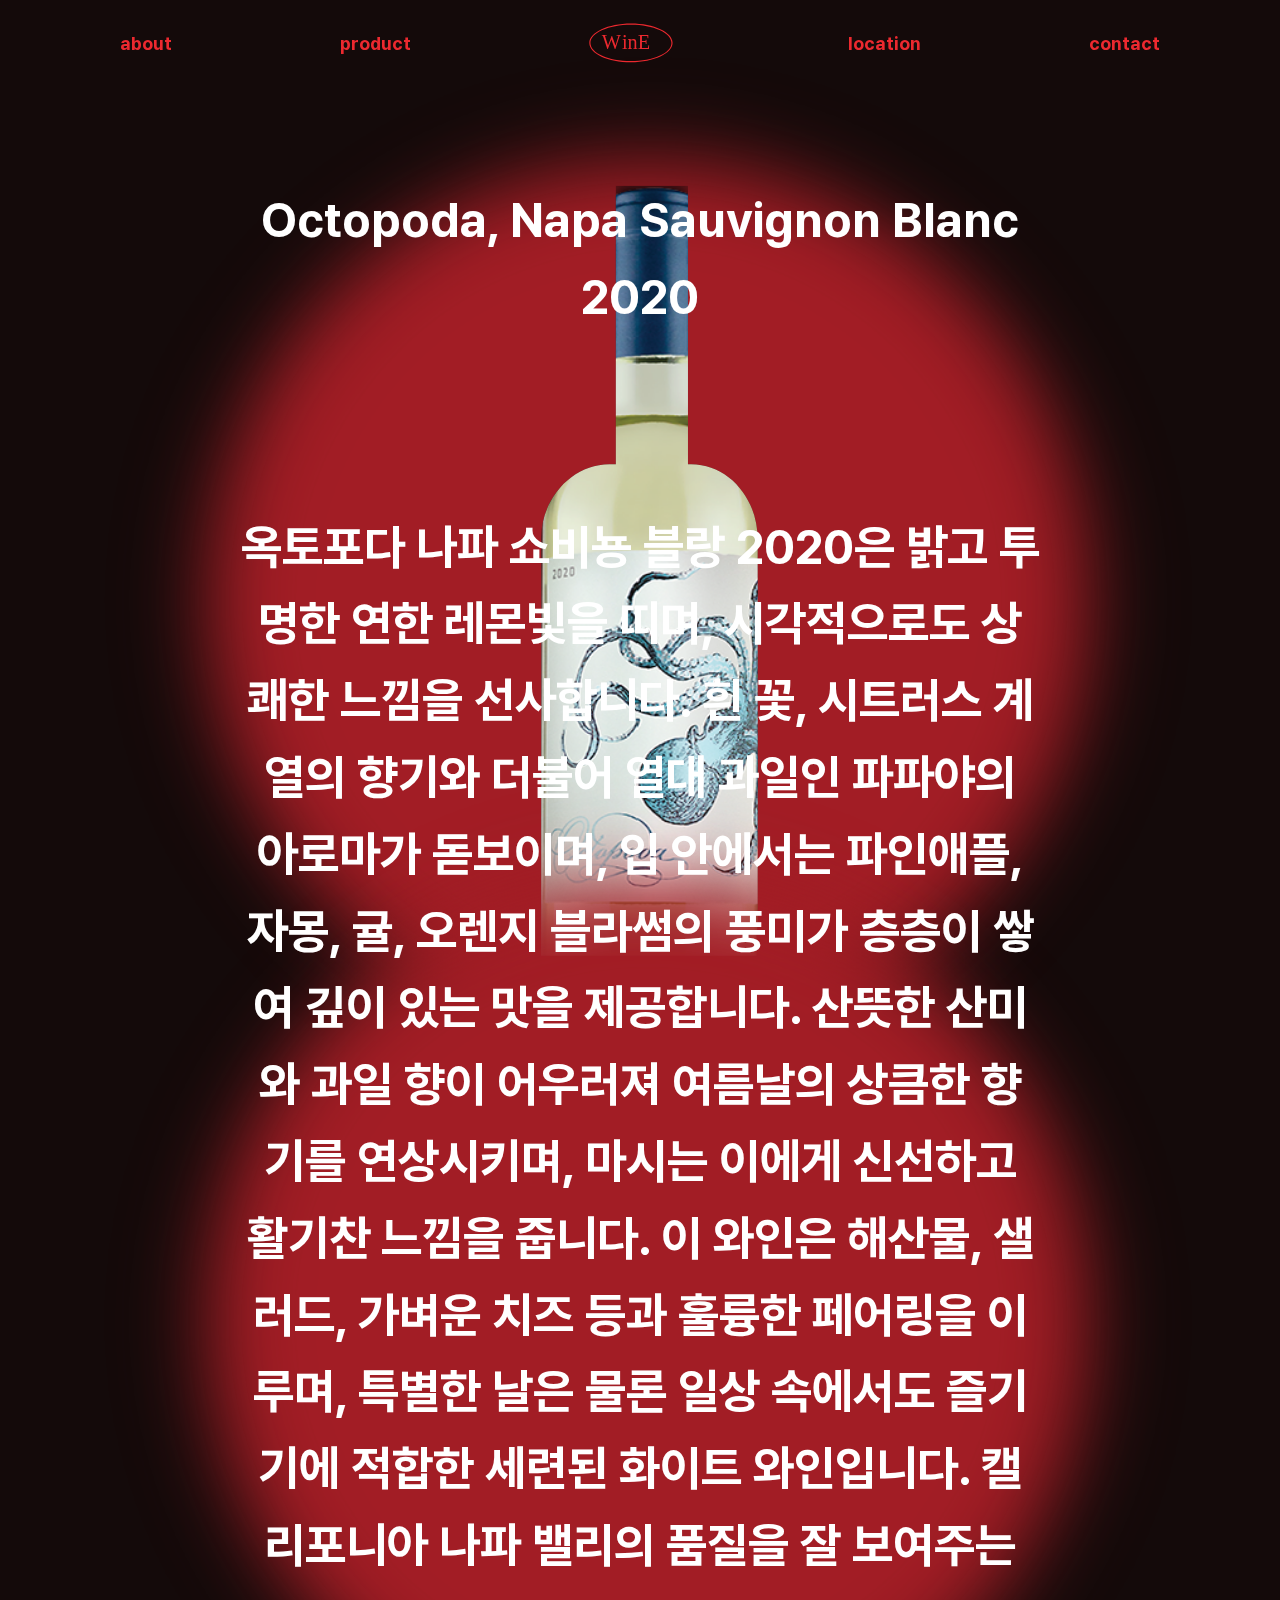
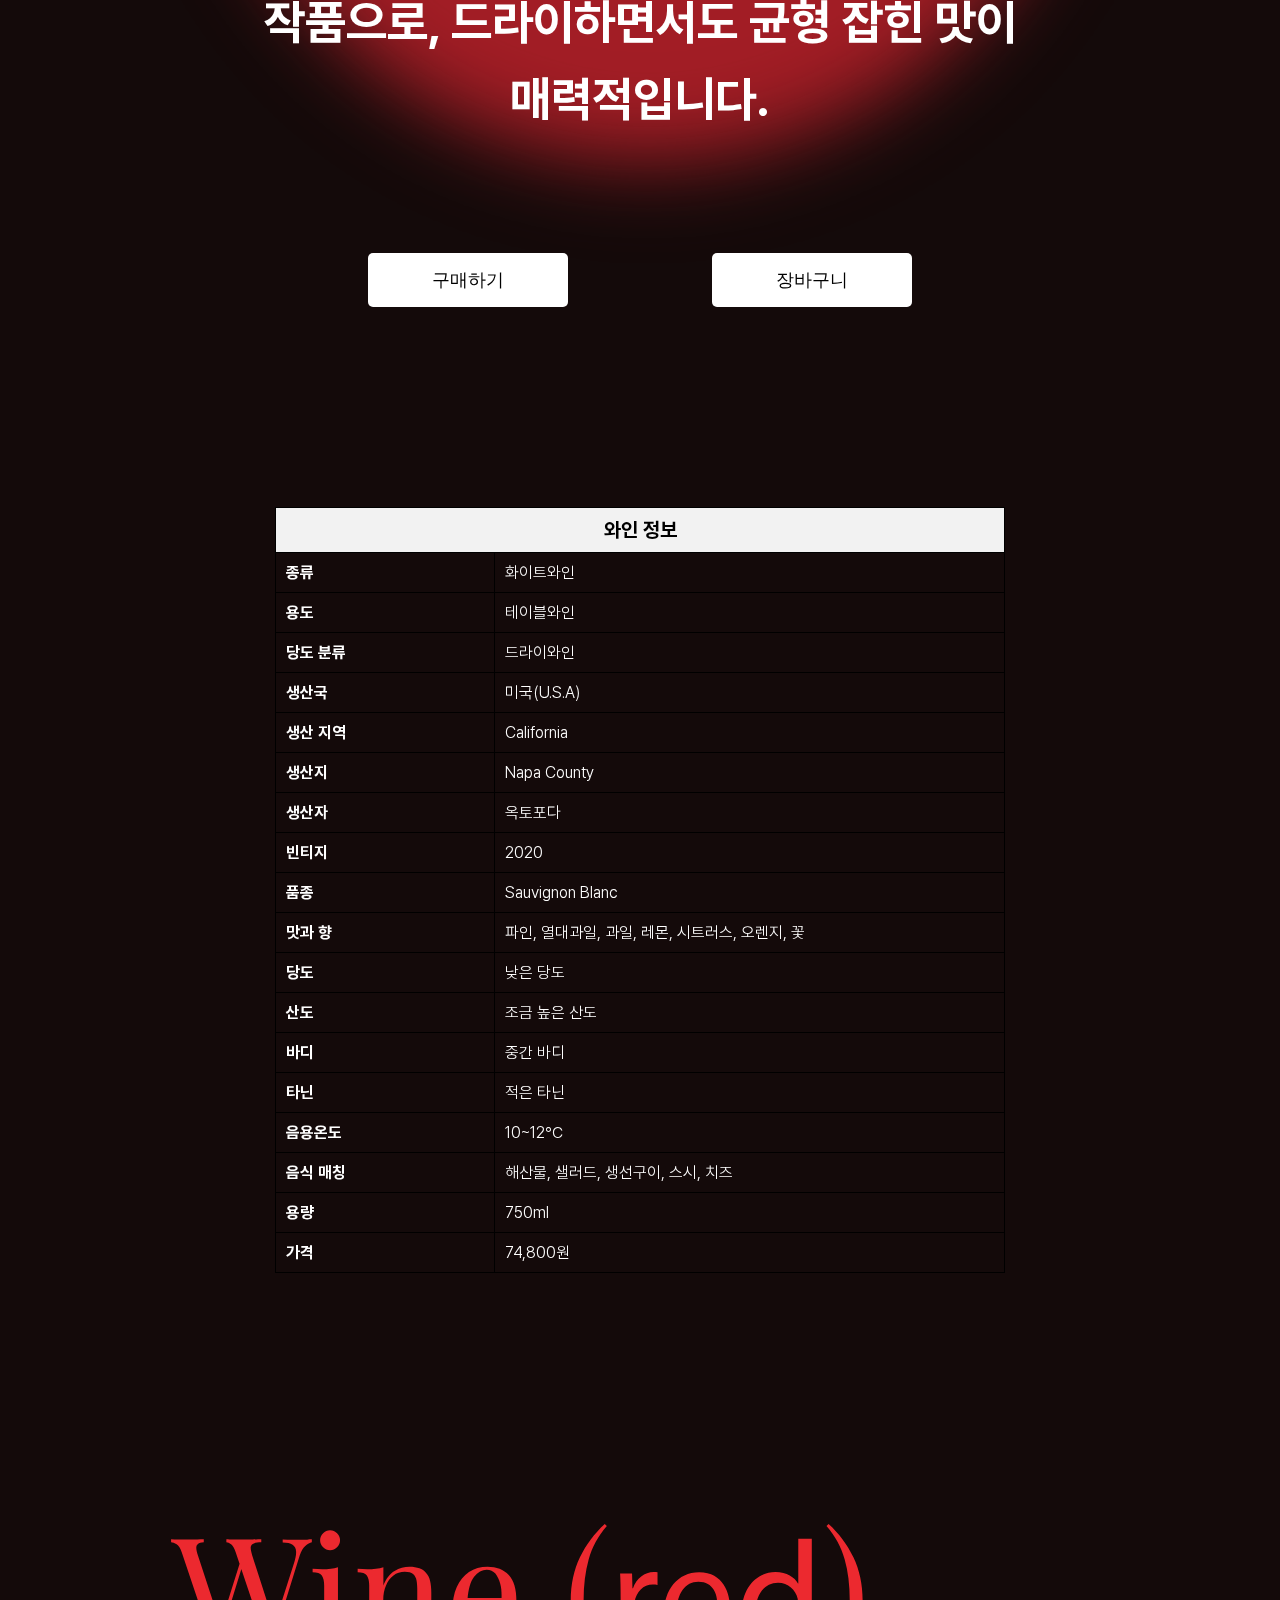
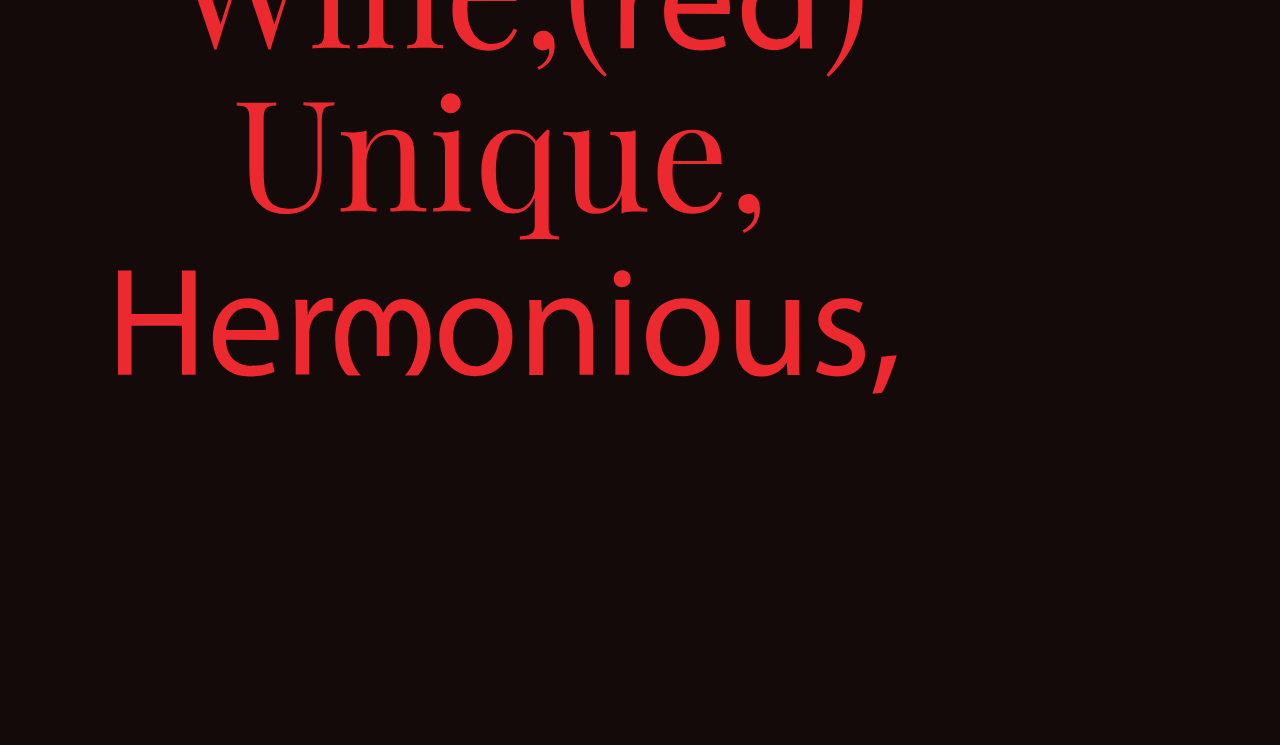
<file: page4.html>
<!DOCTYPE html>
<html lang="en">
    <head>
        <meta charset="UTF-8" />
        <meta name="viewport" content="width=device-width, initial-scale=1.0" />
        <title>Poster</title>
        <link rel="stylesheet" href="style2.css" />
    </head>

    
        <header>
            <nav class="header-nav" id="first-nav">
                <ul>
                    <li>
                        <a href="about.html">about</a>
                    </li>
                    <li>
                        <a href="product.html">product</a>
                    </li>
        
                    <li class="logo">
                        <a href="index.html" class="bg-image-btn">
                            <img class="logo" src="img/logo2.svg" alt="logo" />
                        </a>
                    </li>
        
                    <li>
                        <a href="location.html">location</a>
                    </li>
                    <li>
                        <a href="contact.html">contact</a>
                    </li>
                </ul>
            </nav>
        </header>

        <body>
            <div class="content">

                <div class="text">
                    <p>Octopoda, Napa Sauvignon Blanc 2020</p>
                    <br>
                    <p>옥토포다 나파 쇼비뇽 블랑 2020은 밝고 투명한 연한 레몬빛을 띠며, 시각적으로도 상쾌한 느낌을 선사합니다. 
                        흰 꽃, 시트러스 계열의 향기와 더불어 열대 과일인 파파야의 아로마가 돋보이며, 입 안에서는 파인애플, 자몽, 귤,
                         오렌지 블라썸의 풍미가 층층이 쌓여 깊이 있는 맛을 제공합니다. 산뜻한 산미와 과일 향이 어우러져 여름날의 상큼한 향기를 연상시키며,
                          마시는 이에게 신선하고 활기찬 느낌을 줍니다. 이 와인은 해산물, 샐러드, 가벼운 치즈 등과 훌륭한 페어링을 이루며,
                           특별한 날은 물론 일상 속에서도 즐기기에 적합한 세련된 화이트 와인입니다. 캘리포니아 나파 밸리의 품질을 잘 보여주는 작품으로, 
                           드라이하면서도 균형 잡힌 맛이 매력적입니다.</p>
                </div>
                
              <!-- 버튼 추가 및 가운데 정렬 -->
              <div class="button-container">
                <button class="btn buy-btn">구매하기</button>
                <button class="btn cart-btn">장바구니</button>
            </div>
            
                <table cellpadding="10" cellspacing="0" style="width: 57%; margin: 0 auto; text-align: left; border-collapse: collapse; color: white; border: 1px solid #000; padding-left: 20px; padding-right: 20px;">
                    <thead>
                        <tr>
                            <th colspan="2" style="text-align: center; background-color: #f2f2f2; font-size: 20px; color: black; border: 1px solid #000;">와인 정보</th>
                        </tr>
                    </thead>
                    <tbody>
                        <tr>
                            <td style="width: 30%; font-weight: bold; border: 1px solid #000;">종류</td>
                            <td style="border: 1px solid #000;">화이트와인</td>
                        </tr>
                        <tr>
                            <td style="font-weight: bold; border: 1px solid #000;">용도</td>
                            <td style="border: 1px solid #000;">테이블와인</td>
                        </tr>
                        <tr>
                            <td style="font-weight: bold; border: 1px solid #000;">당도 분류</td>
                            <td style="border: 1px solid #000;">드라이와인</td>
                        </tr>
                        <tr>
                            <td style="font-weight: bold; border: 1px solid #000;">생산국</td>
                            <td style="border: 1px solid #000;">미국(U.S.A)</td>
                        </tr>
                        <tr>
                            <td style="font-weight: bold; border: 1px solid #000;">생산 지역</td>
                            <td style="border: 1px solid #000;">California</td>
                        </tr>
                        <tr>
                            <td style="font-weight: bold; border: 1px solid #000;">생산지</td>
                            <td style="border: 1px solid #000;">Napa County</td>
                        </tr>
                        <tr>
                            <td style="font-weight: bold; border: 1px solid #000;">생산자</td>
                            <td style="border: 1px solid #000;">옥토포다</td>
                        </tr>
                        <tr>
                            <td style="font-weight: bold; border: 1px solid #000;">빈티지</td>
                            <td style="border: 1px solid #000;">2020</td>
                        </tr>
                        <tr>
                            <td style="font-weight: bold; border: 1px solid #000;">품종</td>
                            <td style="border: 1px solid #000;">Sauvignon Blanc</td>
                        </tr>
                        <tr>
                            <td style="font-weight: bold; border: 1px solid #000;">맛과 향</td>
                            <td style="border: 1px solid #000;">파인, 열대과일, 과일, 레몬, 시트러스, 오렌지, 꽃</td>
                        </tr>
                        <tr>
                            <td style="font-weight: bold; border: 1px solid #000;">당도</td>
                            <td style="border: 1px solid #000;">낮은 당도</td>
                        </tr>
                        <tr>
                            <td style="font-weight: bold; border: 1px solid #000;">산도</td>
                            <td style="border: 1px solid #000;">조금 높은 산도</td>
                        </tr>
                        <tr>
                            <td style="font-weight: bold; border: 1px solid #000;">바디</td>
                            <td style="border: 1px solid #000;">중간 바디</td>
                        </tr>
                        <tr>
                            <td style="font-weight: bold; border: 1px solid #000;">타닌</td>
                            <td style="border: 1px solid #000;">적은 타닌</td>
                        </tr>
                        <tr>
                            <td style="font-weight: bold; border: 1px solid #000;">음용온도</td>
                            <td style="border: 1px solid #000;">10~12℃</td>
                        </tr>
                        <tr>
                            <td style="font-weight: bold; border: 1px solid #000;">음식 매칭</td>
                            <td style="border: 1px solid #000;">해산물, 샐러드, 생선구이, 스시, 치즈</td>
                        </tr>
                        <tr>
                            <td style="font-weight: bold; border: 1px solid #000;">용량</td>
                            <td style="border: 1px solid #000;">750ml</td>
                        </tr>
                        <tr>
                            <td style="font-weight: bold; border: 1px solid #000;">가격</td>
                            <td style="border: 1px solid #000;">74,800원</td>
                        </tr>
                    </tbody>
                    
                </table>
                 
                
                
                <div class="background-image-absolute">
                    <img src="img/wine_0111.svg" alt="" />
                </div>
                <div class="wave-image"><img src="img/typo2.svg" alt="" /></div>
            </div>
            <div class="backgound-image">
                <img src="img/wine_044.svg" alt="" />
            </div>
        </body>
</html>
</file>
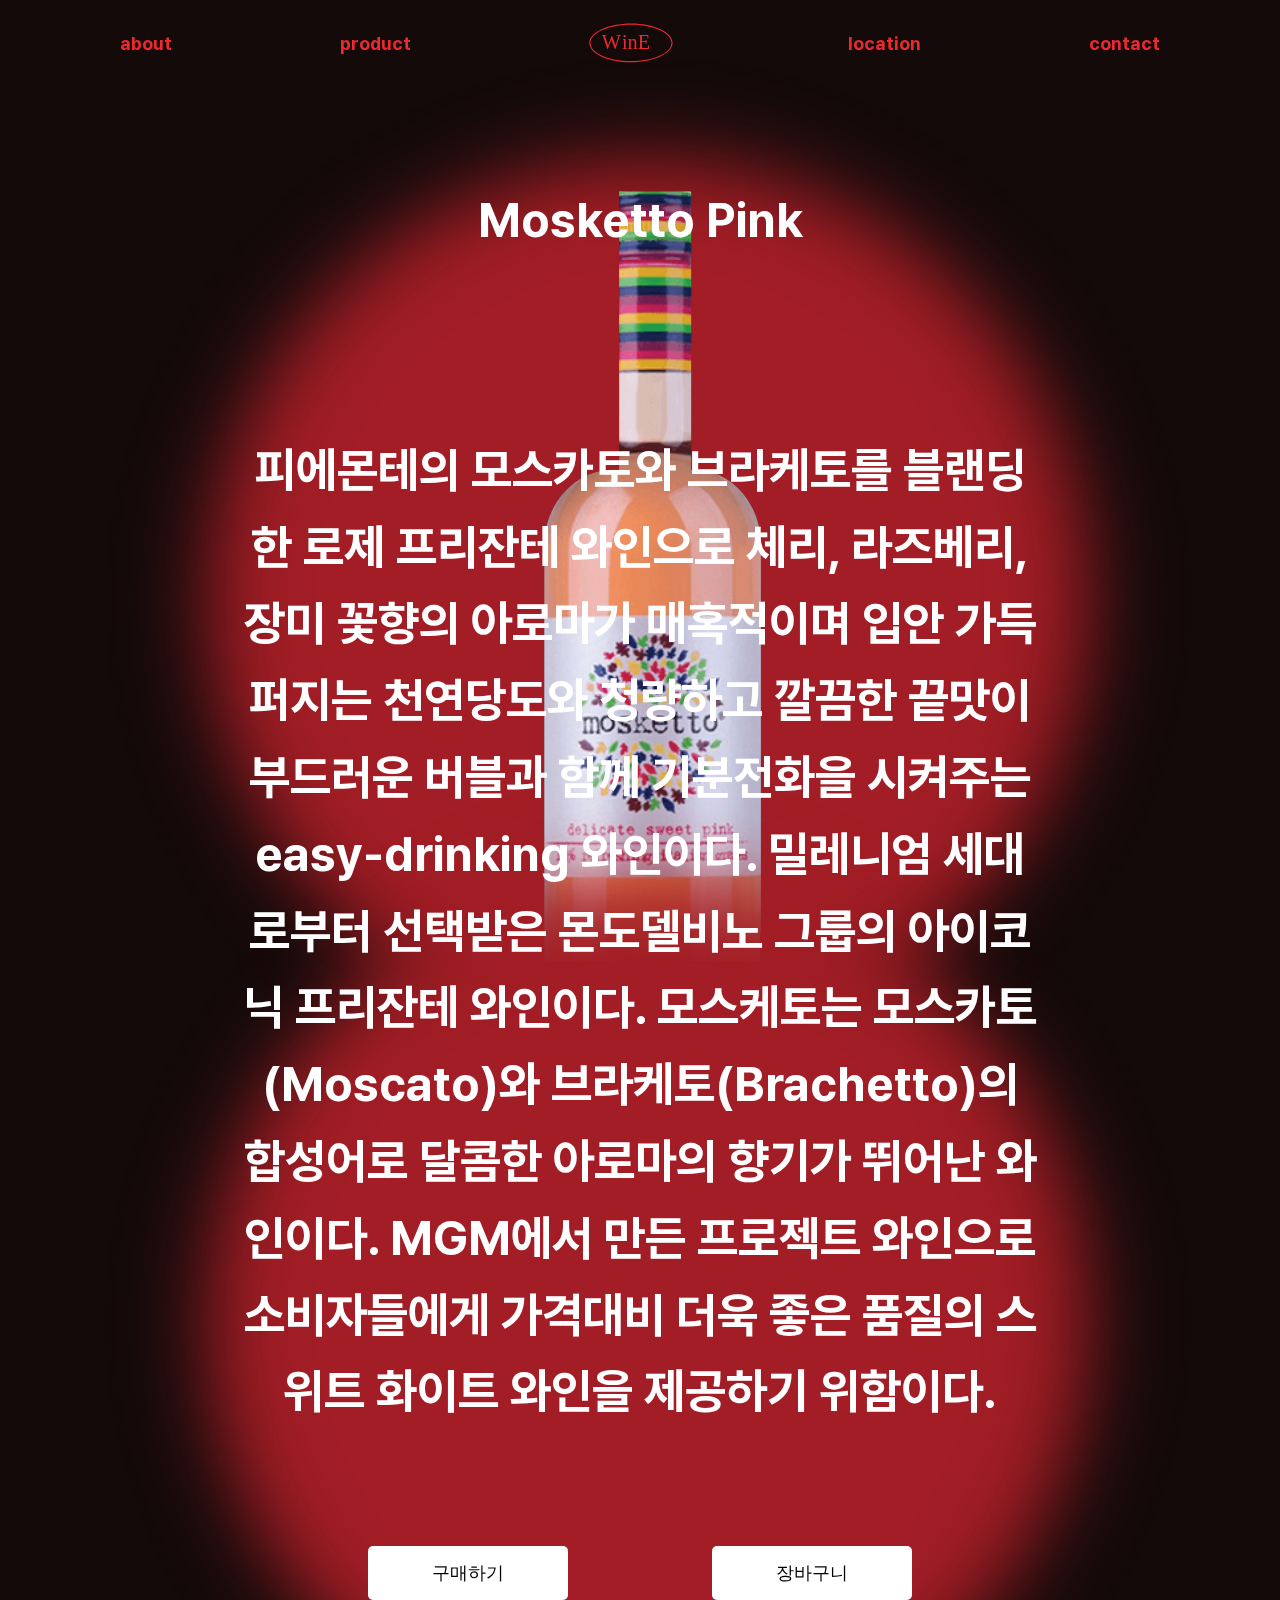
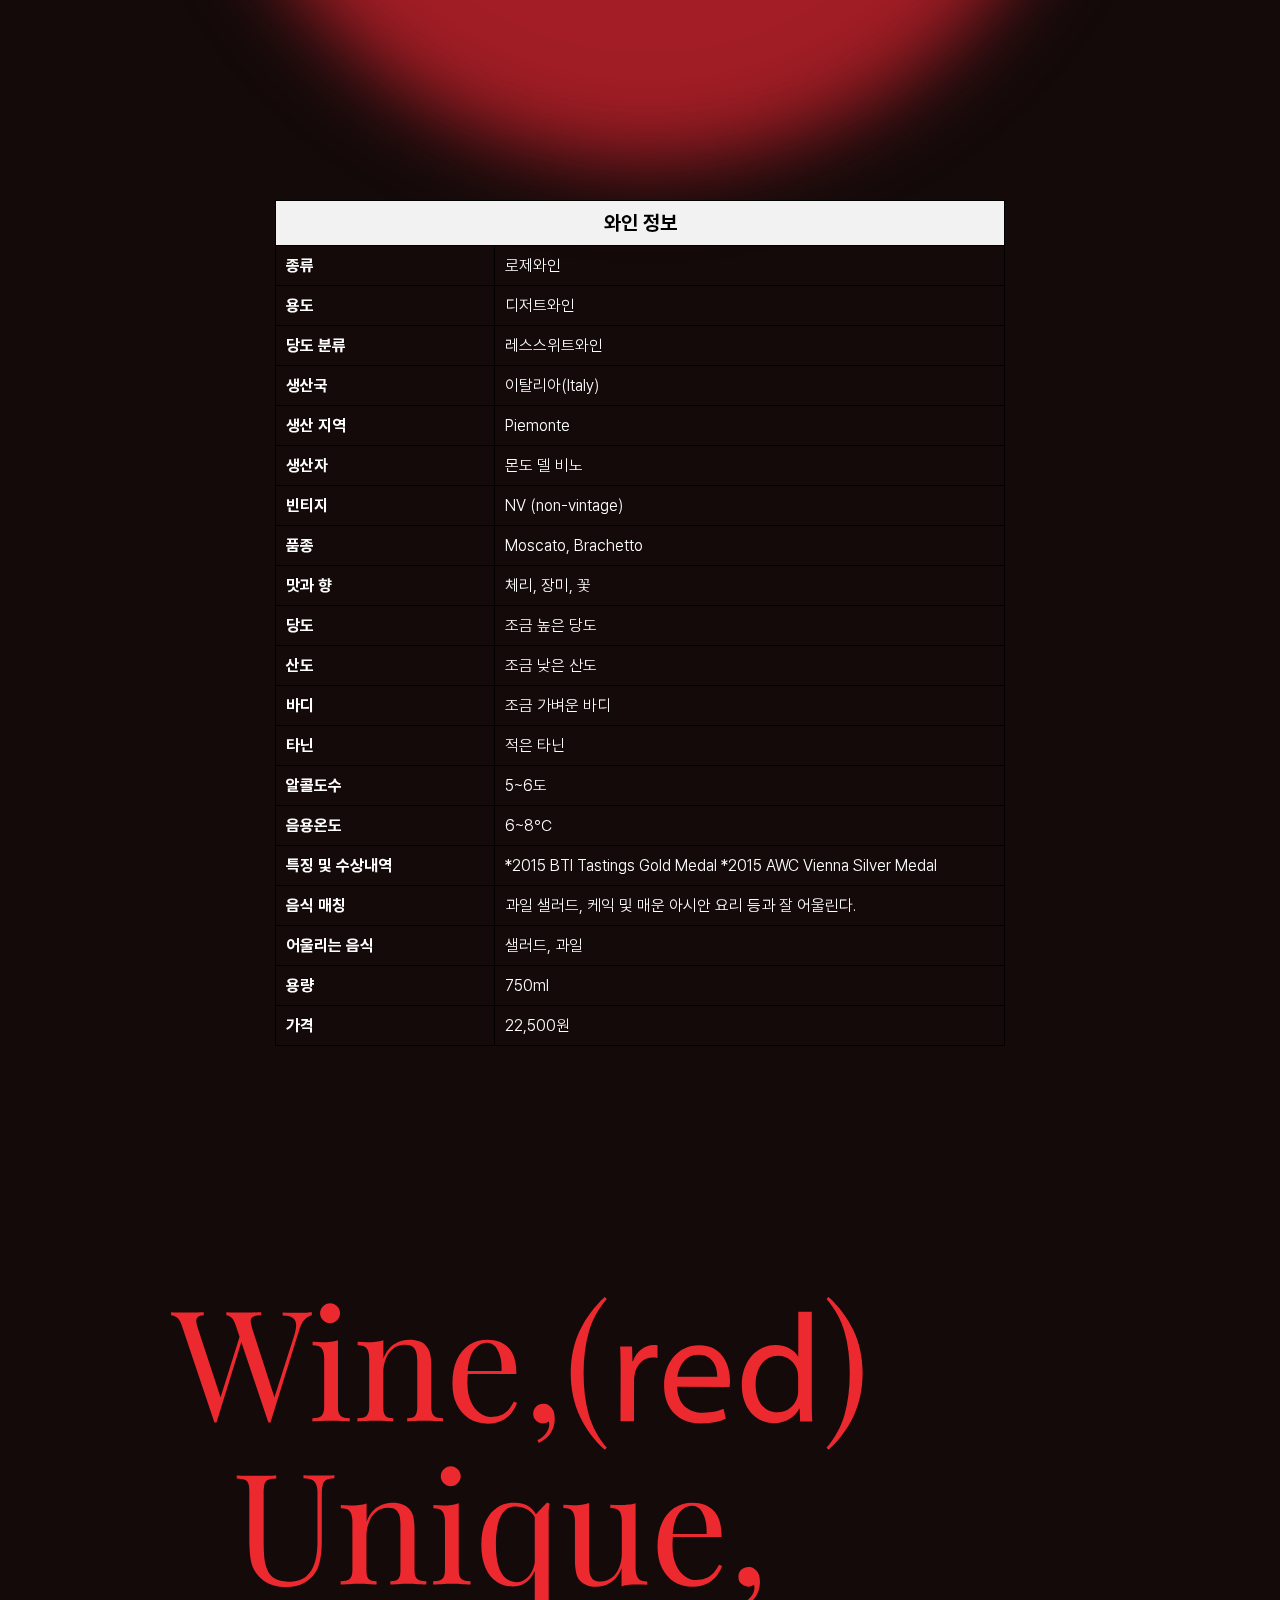
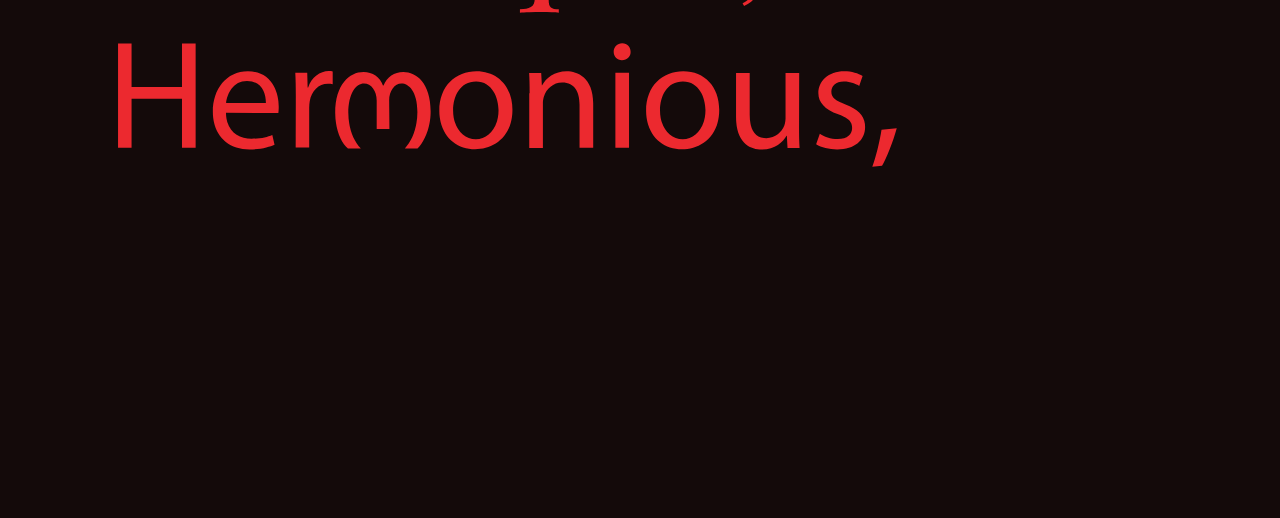
<file: page5.html>
<!DOCTYPE html>
<html lang="en">
    <head>
        <meta charset="UTF-8" />
        <meta name="viewport" content="width=device-width, initial-scale=1.0" />
        <title>Poster</title>
        <link rel="stylesheet" href="style2.css" />
    </head>

    
        <header>
            <nav class="header-nav" id="first-nav">
                <ul>
                    <li>
                        <a href="about.html">about</a>
                    </li>
                    <li>
                        <a href="product.html">product</a>
                    </li>
        
                    <li class="logo">
                        <a href="index.html" class="bg-image-btn">
                            <img class="logo" src="img/logo2.svg" alt="logo" />
                        </a>
                    </li>
        
                    <li>
                        <a href="location.html">location</a>
                    </li>
                    <li>
                        <a href="contact.html">contact</a>
                    </li>
                </ul>
            </nav>
        </header>


        <body>
            <div class="content">

                <div class="text">
                    <p>Mosketto Pink</p>
                    <br>
                    <p>피에몬테의 모스카토와 브라케토를 블랜딩한 로제 프리잔테 와인으로 체리, 라즈베리, 장미 꽃향의 아로마가
                         매혹적이며 입안 가득 퍼지는 천연당도와 청량하고 깔끔한 끝맛이 부드러운 버블과 함께 기분전화을 시켜주는 easy-drinking 와인이다.
                         밀레니엄 세대로부터 선택받은 몬도델비노 그룹의 아이코닉 프리잔테 와인이다.
                        모스케토는 모스카토(Moscato)와 브라케토(Brachetto)의 합성어로 달콤한 아로마의 향기가 뛰어난 와인이다. MGM에서 만든 프로젝트 와인으로 소비자들에게 가격대비 더욱 좋은 품질의 스위트 화이트 와인을 제공하기 위함이다.
                       </p>
                </div>


              <!-- 버튼 추가 및 가운데 정렬 -->
              <div class="button-container">
                <button class="btn buy-btn">구매하기</button>
                <button class="btn cart-btn">장바구니</button>
            </div>
        
                
                <table cellpadding="10" cellspacing="0" style="width: 57%; margin: 0 auto; text-align: left; border-collapse: collapse; color: white; border: 1px solid #000; padding-left: 20px; padding-right: 20px;">
                    <thead>
                        <tr>
                            <th colspan="2" style="text-align: center; background-color: #f2f2f2; font-size: 20px; color: black; border: 1px solid #000;">와인 정보</th>
                        </tr>
                    </thead>
                    <tbody>
                        <tr>
                            <td style="width: 30%; font-weight: bold; border: 1px solid #000;">종류</td>
                            <td style="border: 1px solid #000;">로제와인</td>
                        </tr>
                        <tr>
                            <td style="font-weight: bold; border: 1px solid #000;">용도</td>
                            <td style="border: 1px solid #000;">디저트와인</td>
                        </tr>
                        <tr>
                            <td style="font-weight: bold; border: 1px solid #000;">당도 분류</td>
                            <td style="border: 1px solid #000;">레스스위트와인</td>
                        </tr>
                        <tr>
                            <td style="font-weight: bold; border: 1px solid #000;">생산국</td>
                            <td style="border: 1px solid #000;">이탈리아(Italy)</td>
                        </tr>
                        <tr>
                            <td style="font-weight: bold; border: 1px solid #000;">생산 지역</td>
                            <td style="border: 1px solid #000;">Piemonte</td>
                        </tr>
                        <tr>
                            <td style="font-weight: bold; border: 1px solid #000;">생산자</td>
                            <td style="border: 1px solid #000;">몬도 델 비노</td>
                        </tr>
                        <tr>
                            <td style="font-weight: bold; border: 1px solid #000;">빈티지</td>
                            <td style="border: 1px solid #000;">NV (non-vintage)</td>
                        </tr>
                        <tr>
                            <td style="font-weight: bold; border: 1px solid #000;">품종</td>
                            <td style="border: 1px solid #000;">Moscato, Brachetto</td>
                        </tr>
                        <tr>
                            <td style="font-weight: bold; border: 1px solid #000;">맛과 향</td>
                            <td style="border: 1px solid #000;">체리, 장미, 꽃</td>
                        </tr>
                        <tr>
                            <td style="font-weight: bold; border: 1px solid #000;">당도</td>
                            <td style="border: 1px solid #000;">조금 높은 당도</td>
                        </tr>
                        <tr>
                            <td style="font-weight: bold; border: 1px solid #000;">산도</td>
                            <td style="border: 1px solid #000;">조금 낮은 산도</td>
                        </tr>
                        <tr>
                            <td style="font-weight: bold; border: 1px solid #000;">바디</td>
                            <td style="border: 1px solid #000;">조금 가벼운 바디</td>
                        </tr>
                        <tr>
                            <td style="font-weight: bold; border: 1px solid #000;">타닌</td>
                            <td style="border: 1px solid #000;">적은 타닌</td>
                        </tr>
                        <tr>
                            <td style="font-weight: bold; border: 1px solid #000;">알콜도수</td>
                            <td style="border: 1px solid #000;">5~6도</td>
                        </tr>
                        <tr>
                            <td style="font-weight: bold; border: 1px solid #000;">음용온도</td>
                            <td style="border: 1px solid #000;">6~8℃</td>
                        </tr>
                        <tr>
                            <td style="font-weight: bold; border: 1px solid #000;">특징 및 수상내역</td>
                            <td style="border: 1px solid #000;">*2015 BTI Tastings Gold Medal *2015 AWC Vienna Silver Medal</td>
                        </tr>
                        <tr>
                            <td style="font-weight: bold; border: 1px solid #000;">음식 매칭</td>
                            <td style="border: 1px solid #000;">과일 샐러드, 케익 및 매운 아시안 요리 등과 잘 어울린다.</td>
                        </tr>
                        <tr>
                            <td style="font-weight: bold; border: 1px solid #000;">어울리는 음식</td>
                            <td style="border: 1px solid #000;">샐러드, 과일</td>
                        </tr>
                        <tr>
                            <td style="font-weight: bold; border: 1px solid #000;">용량</td>
                            <td style="border: 1px solid #000;">750ml</td>
                        </tr>
                        <tr>
                            <td style="font-weight: bold; border: 1px solid #000;">가격</td>
                            <td style="border: 1px solid #000;">22,500원</td>
                        </tr>
                    </tbody>
                    
                </table>
                 
                
                
                <div class="background-image-absolute">
                    <img src="img/wine_0111.svg" alt="" />
                </div>
                <div class="wave-image"><img src="img/typo2.svg" alt="" /></div>
            </div>
            <div class="backgound-image">
                <img src="img/wine_055.svg" alt="" />
            </div>
        </body>
</html>
</file>
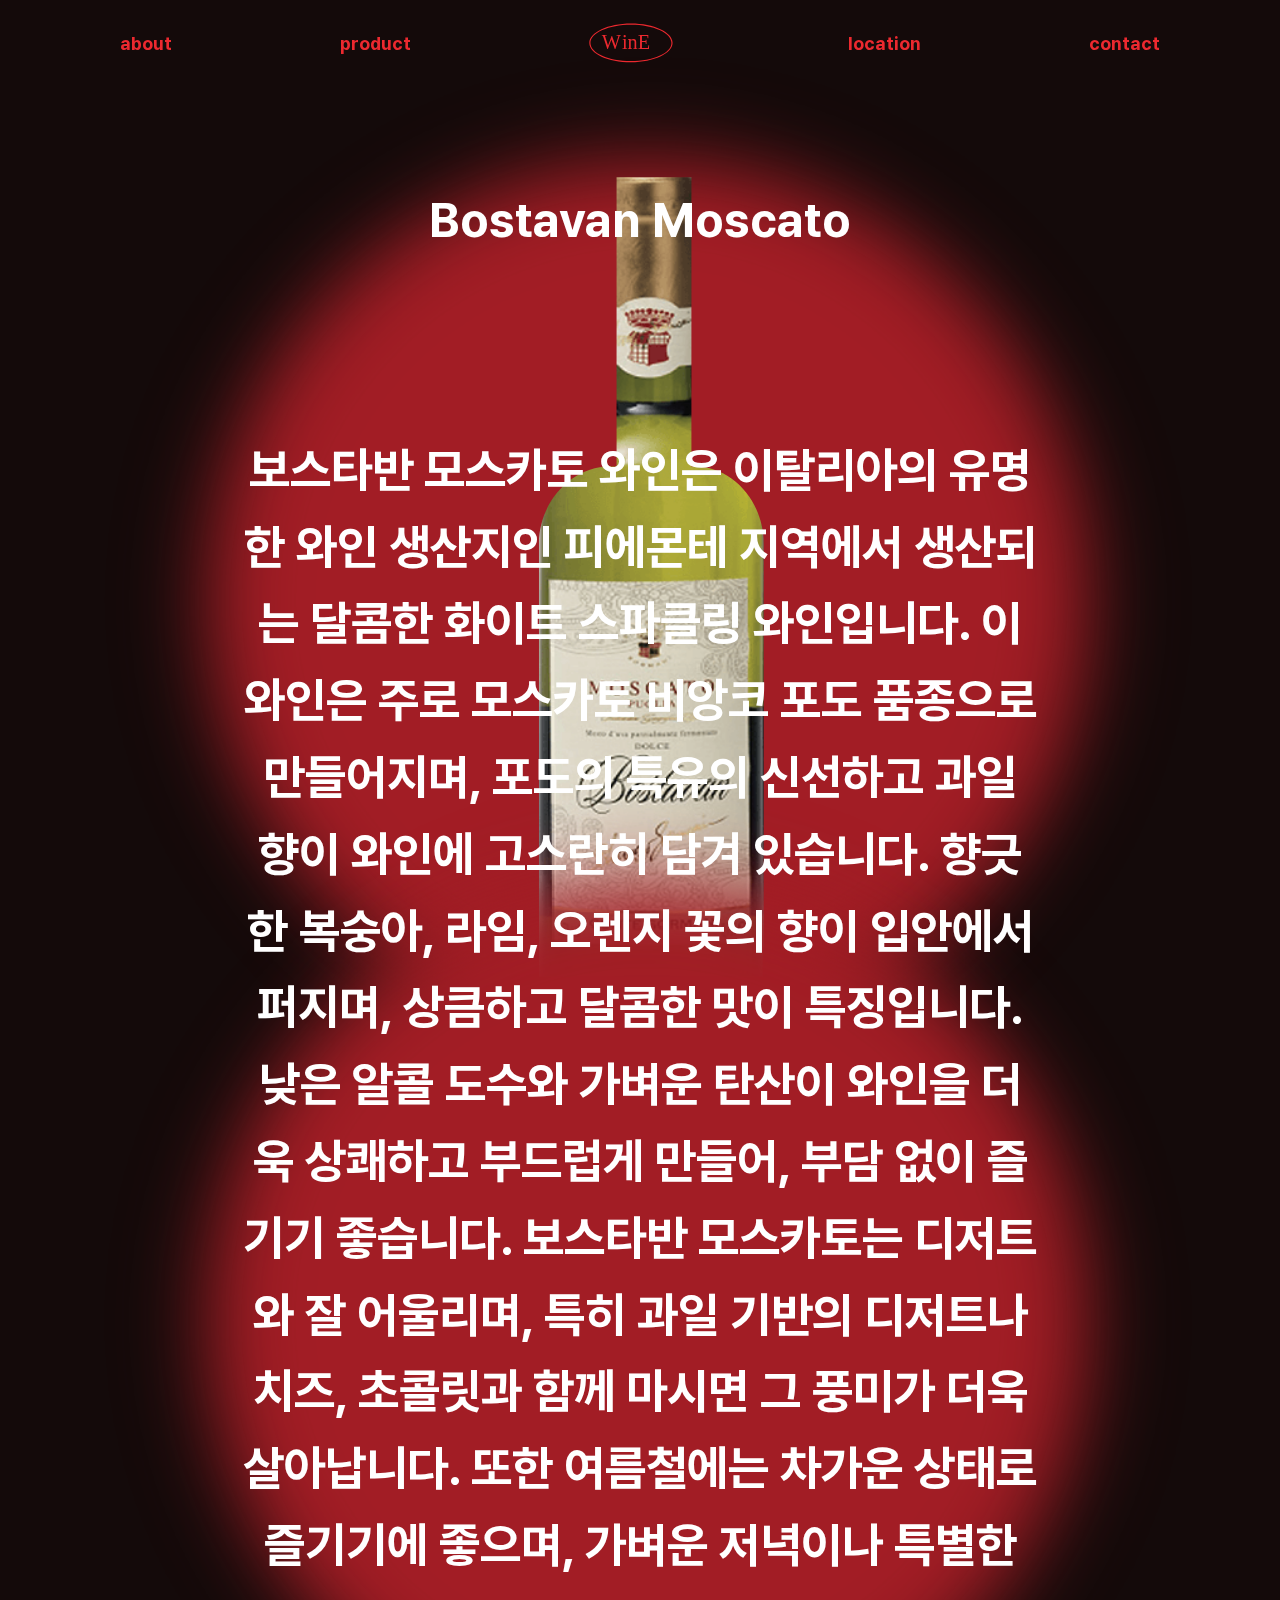
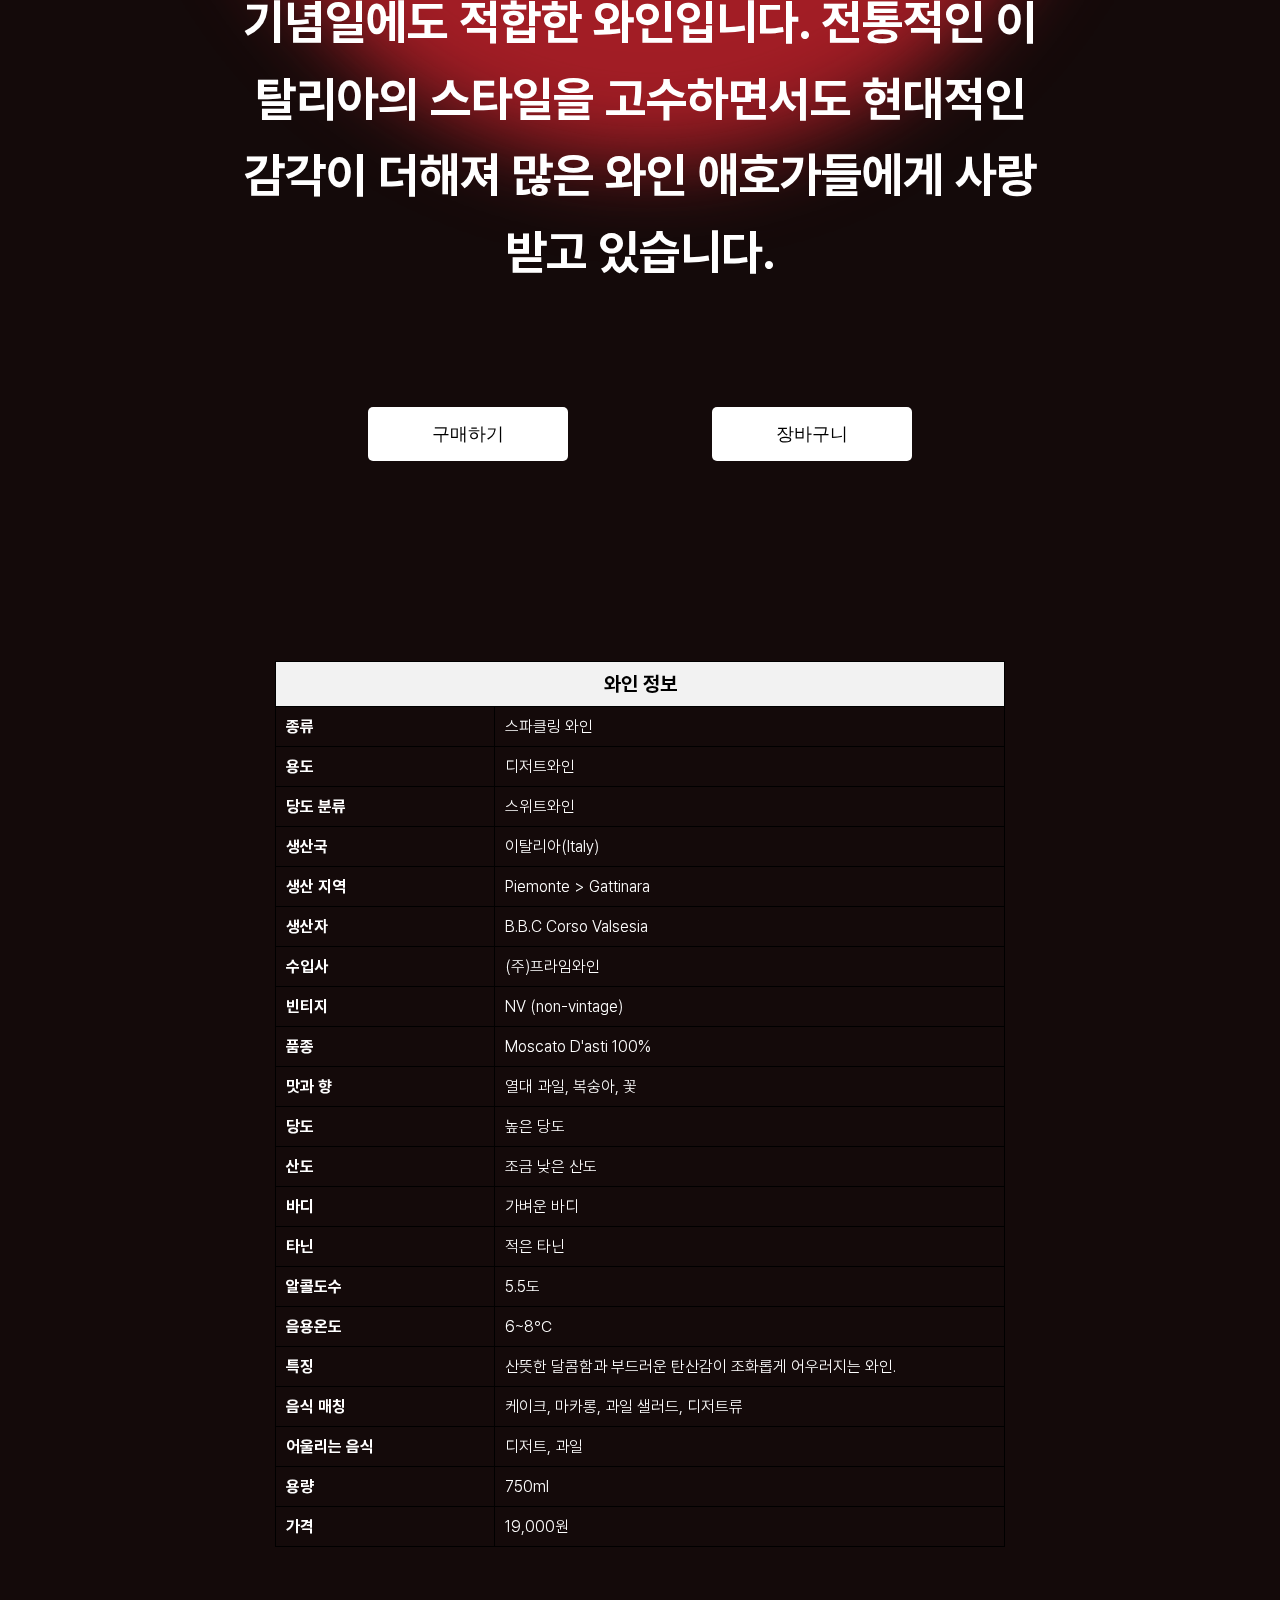
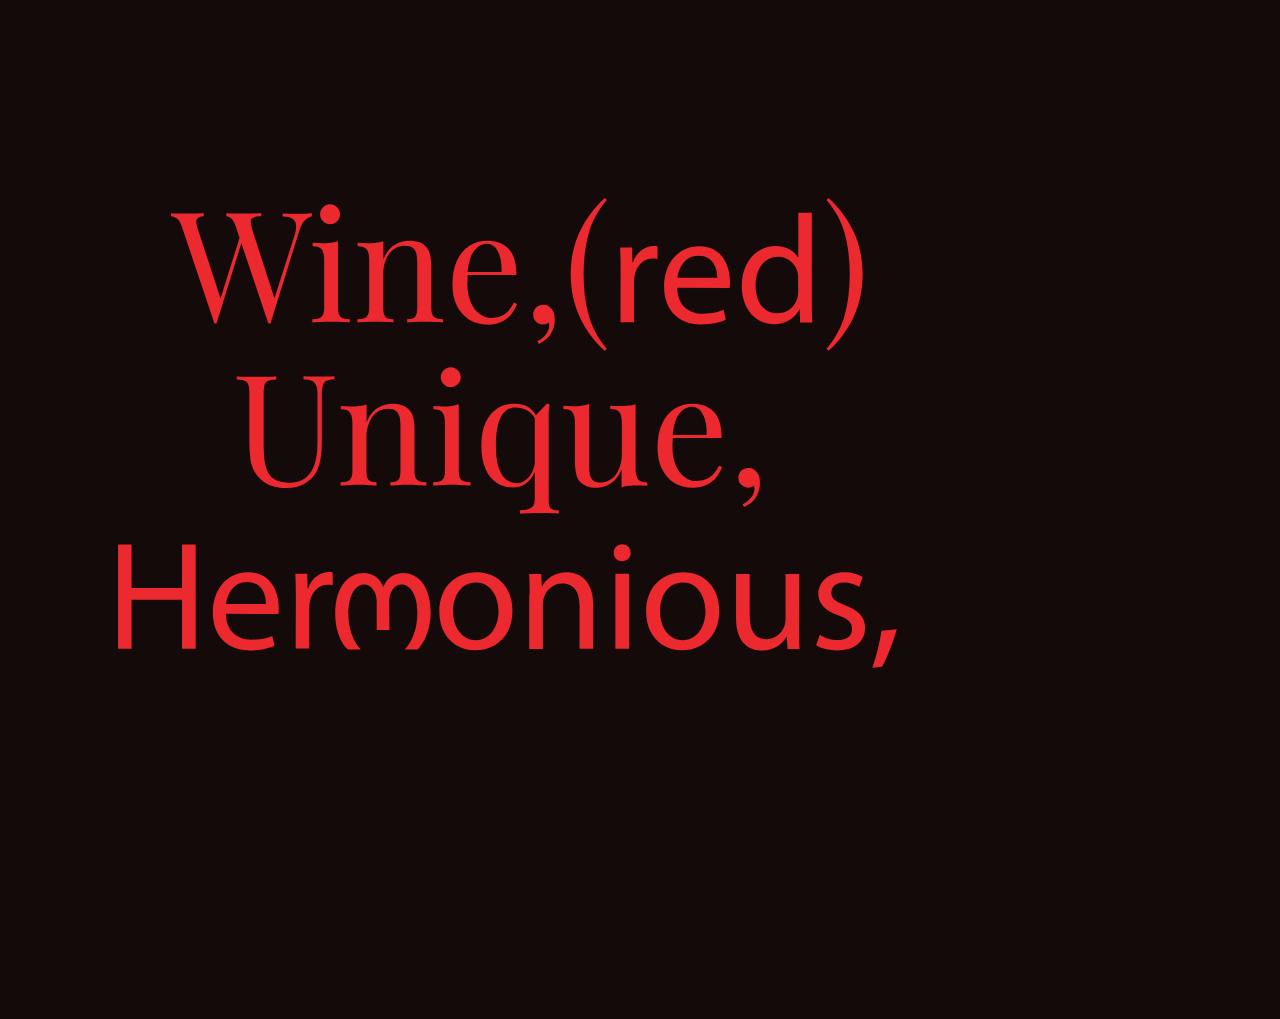
<file: page6.html>
<!DOCTYPE html>
<html lang="en">
    <head>
        <meta charset="UTF-8" />
        <meta name="viewport" content="width=device-width, initial-scale=1.0" />
        <title>Poster</title>
        <link rel="stylesheet" href="style2.css" />
    </head>

    
        <header>
            <nav class="header-nav" id="first-nav">
                <ul>
                    <li>
                        <a href="about.html">about</a>
                    </li>
                    <li>
                        <a href="product.html">product</a>
                    </li>
        
                    <li class="logo">
                        <a href="index.html" class="bg-image-btn">
                            <img class="logo" src="img/logo2.svg" alt="logo" />
                        </a>
                    </li>
        
                    <li>
                        <a href="location.html">location</a>
                    </li>
                    <li>
                        <a href="contact.html">contact</a>
                    </li>
                </ul>
            </nav>
        </header>

        <body>
            <div class="content">

                <div class="text">
                    <p>Bostavan Moscato</p>
                    <br>
                    <p>보스타반 모스카토 와인은 이탈리아의 유명한 와인 생산지인 피에몬테 지역에서 생산되는 달콤한 화이트 스파클링 와인입니다.
                         이 와인은 주로 모스카토 비앙코 포도 품종으로 만들어지며, 포도의 특유의 신선하고 과일 향이 와인에 고스란히 담겨 있습니다. 
                         향긋한 복숭아, 라임, 오렌지 꽃의 향이 입안에서 퍼지며, 상큼하고 달콤한 맛이 특징입니다. 낮은 알콜 도수와 가벼운 탄산이 와인을
                          더욱 상쾌하고 부드럽게 만들어, 부담 없이 즐기기 좋습니다. 보스타반 모스카토는 디저트와 잘 어울리며, 특히 과일 기반의 디저트나 치즈,
                           초콜릿과 함께 마시면 그 풍미가 더욱 살아납니다. 또한 여름철에는 차가운 상태로 즐기기에 좋으며, 가벼운 저녁이나 특별한 기념일에도 적합한 와인입니다.
                            전통적인 이탈리아의 스타일을 고수하면서도 현대적인 감각이 더해져 많은 와인 애호가들에게 사랑받고 있습니다.</p>
                </div>


              <!-- 버튼 추가 및 가운데 정렬 -->
              <div class="button-container">
                <button class="btn buy-btn">구매하기</button>
                <button class="btn cart-btn">장바구니</button>
            </div>
            
                
                <table cellpadding="10" cellspacing="0" style="width: 57%; margin: 0 auto; text-align: left; border-collapse: collapse; color: white; border: 1px solid #000; padding-left: 20px; padding-right: 20px;">
                    <thead>
                        <tr>
                            <th colspan="2" style="text-align: center; background-color: #f2f2f2; font-size: 20px; color: black; border: 1px solid #000;">와인 정보</th>
                        </tr>
                    </thead>
                    <tbody>
                        <tr>
                            <td style="width: 30%; font-weight: bold; border: 1px solid #000;">종류</td>
                            <td style="border: 1px solid #000;">스파클링 와인</td>
                        </tr>
                        <tr>
                            <td style="font-weight: bold; border: 1px solid #000;">용도</td>
                            <td style="border: 1px solid #000;">디저트와인</td>
                        </tr>
                        <tr>
                            <td style="font-weight: bold; border: 1px solid #000;">당도 분류</td>
                            <td style="border: 1px solid #000;">스위트와인</td>
                        </tr>
                        <tr>
                            <td style="font-weight: bold; border: 1px solid #000;">생산국</td>
                            <td style="border: 1px solid #000;">이탈리아(Italy)</td>
                        </tr>
                        <tr>
                            <td style="font-weight: bold; border: 1px solid #000;">생산 지역</td>
                            <td style="border: 1px solid #000;">Piemonte &gt; Gattinara</td>
                        </tr>
                        <tr>
                            <td style="font-weight: bold; border: 1px solid #000;">생산자</td>
                            <td style="border: 1px solid #000;">B.B.C Corso Valsesia</td>
                        </tr>
                        <tr>
                            <td style="font-weight: bold; border: 1px solid #000;">수입사</td>
                            <td style="border: 1px solid #000;">(주)프라임와인</td>
                        </tr>
                        <tr>
                            <td style="font-weight: bold; border: 1px solid #000;">빈티지</td>
                            <td style="border: 1px solid #000;">NV (non-vintage)</td>
                        </tr>
                        <tr>
                            <td style="font-weight: bold; border: 1px solid #000;">품종</td>
                            <td style="border: 1px solid #000;">Moscato D'asti 100%</td>
                        </tr>
                        <tr>
                            <td style="font-weight: bold; border: 1px solid #000;">맛과 향</td>
                            <td style="border: 1px solid #000;">열대 과일, 복숭아, 꽃</td>
                        </tr>
                        <tr>
                            <td style="font-weight: bold; border: 1px solid #000;">당도</td>
                            <td style="border: 1px solid #000;">높은 당도</td>
                        </tr>
                        <tr>
                            <td style="font-weight: bold; border: 1px solid #000;">산도</td>
                            <td style="border: 1px solid #000;">조금 낮은 산도</td>
                        </tr>
                        <tr>
                            <td style="font-weight: bold; border: 1px solid #000;">바디</td>
                            <td style="border: 1px solid #000;">가벼운 바디</td>
                        </tr>
                        <tr>
                            <td style="font-weight: bold; border: 1px solid #000;">타닌</td>
                            <td style="border: 1px solid #000;">적은 타닌</td>
                        </tr>
                        <tr>
                            <td style="font-weight: bold; border: 1px solid #000;">알콜도수</td>
                            <td style="border: 1px solid #000;">5.5도</td>
                        </tr>
                        <tr>
                            <td style="font-weight: bold; border: 1px solid #000;">음용온도</td>
                            <td style="border: 1px solid #000;">6~8℃</td>
                        </tr>
                        <tr>
                            <td style="font-weight: bold; border: 1px solid #000;">특징</td>
                            <td style="border: 1px solid #000;">산뜻한 달콤함과 부드러운 탄산감이 조화롭게 어우러지는 와인.</td>
                        </tr>
                        <tr>
                            <td style="font-weight: bold; border: 1px solid #000;">음식 매칭</td>
                            <td style="border: 1px solid #000;">케이크, 마카롱, 과일 샐러드, 디저트류</td>
                        </tr>
                        <tr>
                            <td style="font-weight: bold; border: 1px solid #000;">어울리는 음식</td>
                            <td style="border: 1px solid #000;">디저트, 과일</td>
                        </tr>
                        <tr>
                            <td style="font-weight: bold; border: 1px solid #000;">용량</td>
                            <td style="border: 1px solid #000;">750ml</td>
                        </tr>
                        <tr>
                            <td style="font-weight: bold; border: 1px solid #000;">가격</td>
                            <td style="border: 1px solid #000;">19,000원</td>
                        </tr>
                    </tbody>
                    
                </table>
                 
                
                
                <div class="background-image-absolute">
                    <img src="img/wine_0111.svg" alt="" />
                </div>
                <div class="wave-image"><img src="img/typo2.svg" alt="" /></div>
            </div>
            <div class="backgound-image">
                <img src="img/wine_066.svg" alt="" />
            </div>
        </body>
</html>
</file>
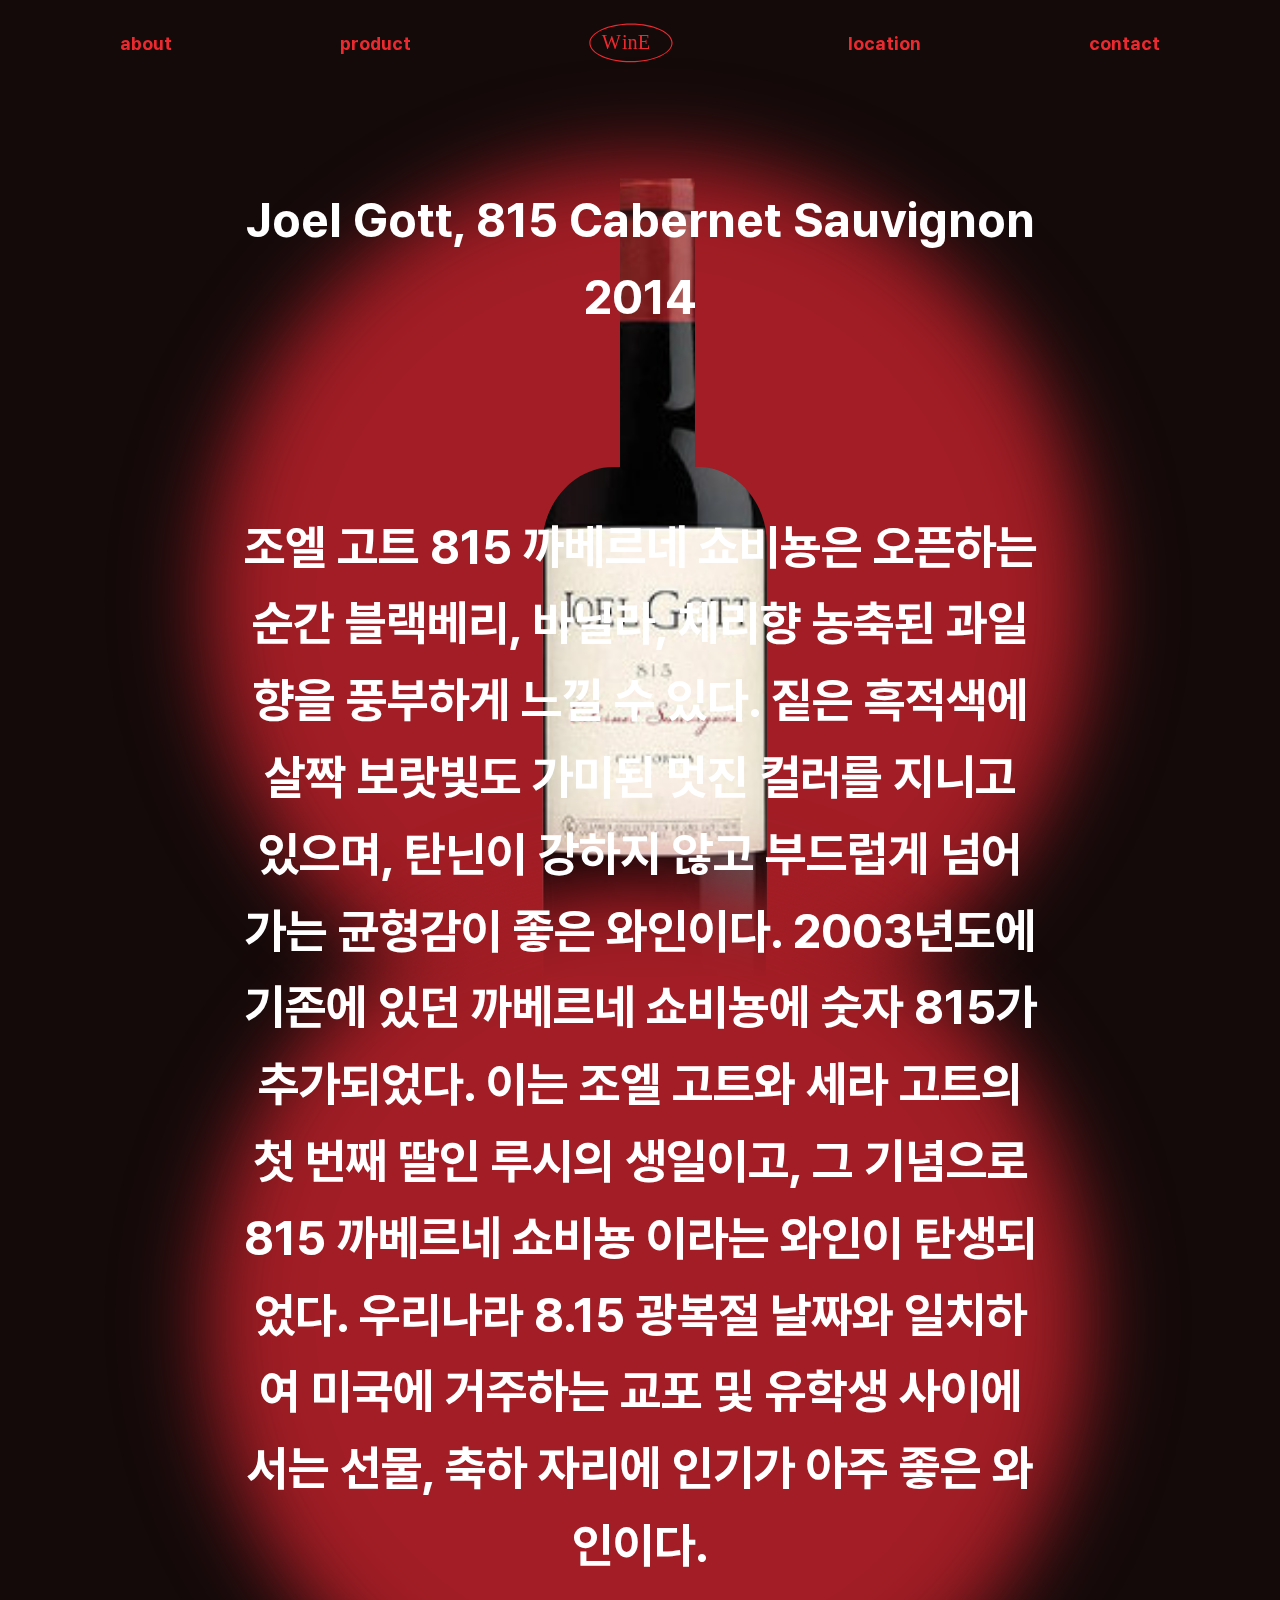
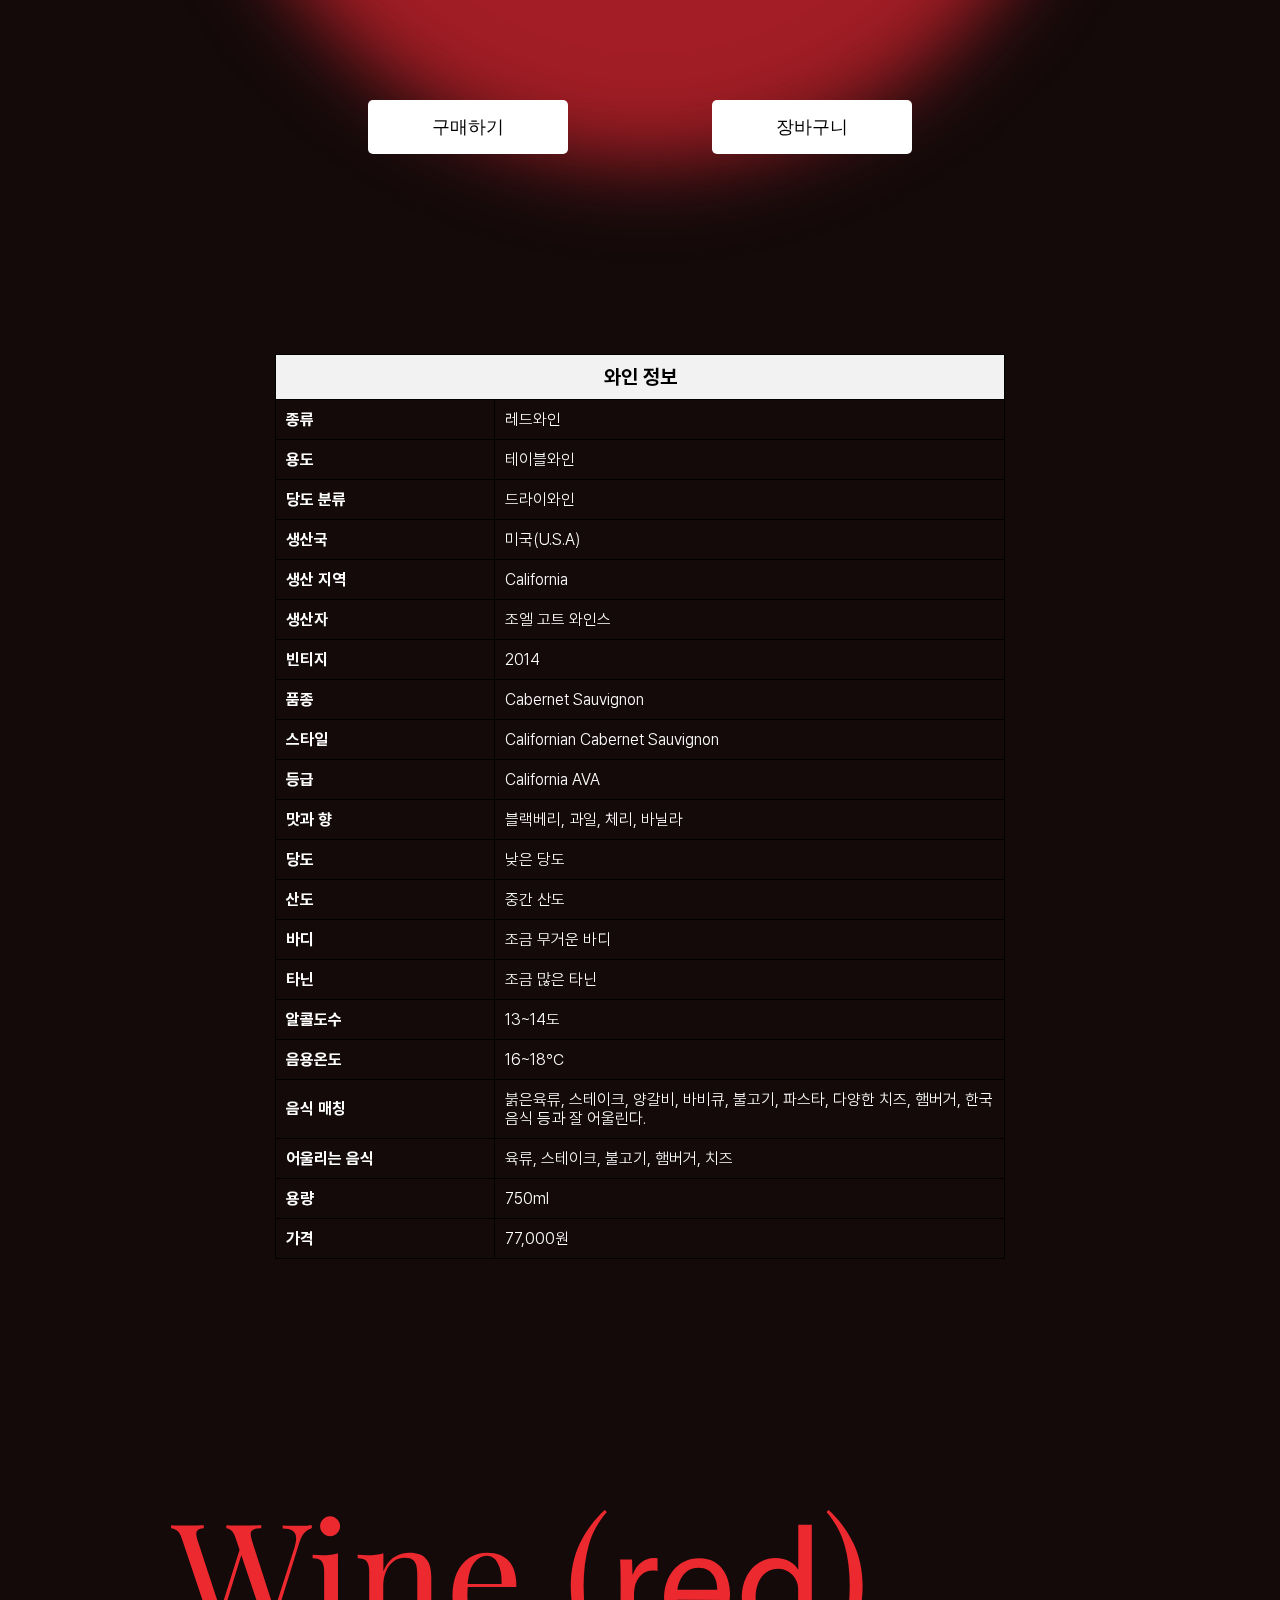
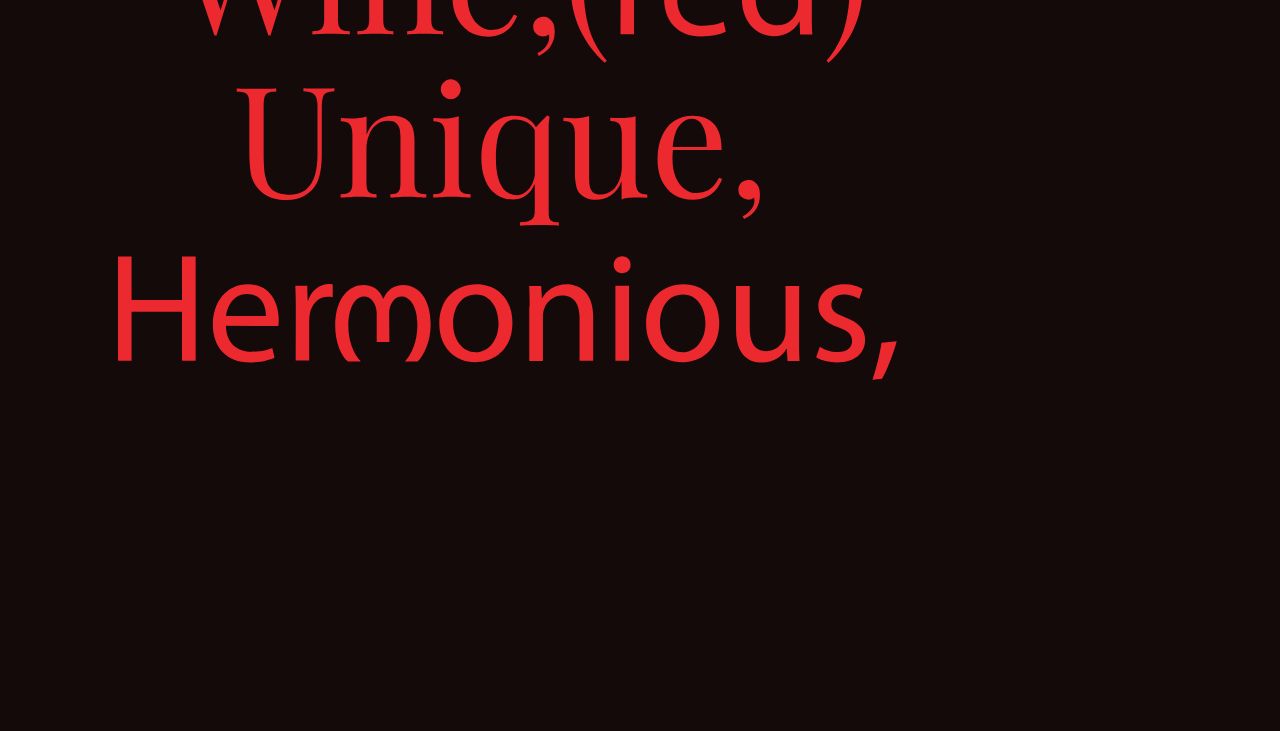
<file: page7.html>
<!DOCTYPE html>
<html lang="en">
    <head>
        <meta charset="UTF-8" />
        <meta name="viewport" content="width=device-width, initial-scale=1.0" />
        <title>Poster</title>
        <link rel="stylesheet" href="style2.css" />
    </head>


        <header>
            <nav class="header-nav" id="first-nav">
                <ul>
                    <li>
                        <a href="about.html">about</a>
                    </li>
                    <li>
                        <a href="product.html">product</a>
                    </li>
        
                    <li class="logo">
                        <a href="index.html" class="bg-image-btn">
                            <img class="logo" src="img/logo2.svg" alt="logo" />
                        </a>
                    </li>
        
                    <li>
                        <a href="location.html">location</a>
                    </li>
                    <li>
                        <a href="contact.html">contact</a>
                    </li>
                </ul>
            </nav>
        </header>

        <body>
            <div class="content">

                <div class="text">
                    <p>Joel Gott, 815 Cabernet Sauvignon 2014</p>
                    <br>
                    <p>조엘 고트 815 까베르네 쇼비뇽은 오픈하는 순간 블랙베리, 바닐라, 체리향 농축된 과일향을 풍부하게 느낄 수 있다. 짙은 흑적색에 살짝 보랏빛도 가미된 멋진 컬러를 지니고 있으며,
                         탄닌이 강하지 않고 부드럽게 넘어가는 균형감이 좋은 와인이다.
                        2003년도에 기존에 있던 까베르네 쇼비뇽에 숫자 815가 추가되었다. 이는 조엘 고트와 세라 고트의 첫 번째 딸인 루시의 생일이고, 그 기념으로 815 까베르네 쇼비뇽 이라는 와인이 탄생되었다.
                        우리나라 8.15 광복절 날짜와 일치하여 미국에 거주하는 교포 및 유학생 사이에서는 선물, 축하 자리에 인기가 아주 좋은 와인이다.</p>
                </div>

              <!-- 버튼 추가 및 가운데 정렬 -->
              <div class="button-container">
                <button class="btn buy-btn">구매하기</button>
                <button class="btn cart-btn">장바구니</button>
            </div>

                
                <table cellpadding="10" cellspacing="0" style="width: 57%; margin: 0 auto; text-align: left; border-collapse: collapse; color: white; border: 1px solid #000; padding-left: 20px; padding-right: 20px;">
                    <thead>
                        <tr>
                            <th colspan="2" style="text-align: center; background-color: #f2f2f2; font-size: 20px; color: black; border: 1px solid #000;">와인 정보</th>
                        </tr>
                    </thead>
                    <tbody>
                        <tr>
                            <td style="width: 30%; font-weight: bold; border: 1px solid #000;">종류</td>
                            <td style="border: 1px solid #000;">레드와인</td>
                        </tr>
                        <tr>
                            <td style="font-weight: bold; border: 1px solid #000;">용도</td>
                            <td style="border: 1px solid #000;">테이블와인</td>
                        </tr>
                        <tr>
                            <td style="font-weight: bold; border: 1px solid #000;">당도 분류</td>
                            <td style="border: 1px solid #000;">드라이와인</td>
                        </tr>
                        <tr>
                            <td style="font-weight: bold; border: 1px solid #000;">생산국</td>
                            <td style="border: 1px solid #000;">미국(U.S.A)</td>
                        </tr>
                        <tr>
                            <td style="font-weight: bold; border: 1px solid #000;">생산 지역</td>
                            <td style="border: 1px solid #000;">California</td>
                        </tr>
                        <tr>
                            <td style="font-weight: bold; border: 1px solid #000;">생산자</td>
                            <td style="border: 1px solid #000;">조엘 고트 와인스</td>
                        </tr>
                        <tr>
                            <td style="font-weight: bold; border: 1px solid #000;">빈티지</td>
                            <td style="border: 1px solid #000;">2014</td>
                        </tr>
                        <tr>
                            <td style="font-weight: bold; border: 1px solid #000;">품종</td>
                            <td style="border: 1px solid #000;">Cabernet Sauvignon</td>
                        </tr>
                        <tr>
                            <td style="font-weight: bold; border: 1px solid #000;">스타일</td>
                            <td style="border: 1px solid #000;">Californian Cabernet Sauvignon</td>
                        </tr>
                        <tr>
                            <td style="font-weight: bold; border: 1px solid #000;">등급</td>
                            <td style="border: 1px solid #000;">California AVA</td>
                        </tr>
                        <tr>
                            <td style="font-weight: bold; border: 1px solid #000;">맛과 향</td>
                            <td style="border: 1px solid #000;">블랙베리, 과일, 체리, 바닐라</td>
                        </tr>
                        <tr>
                            <td style="font-weight: bold; border: 1px solid #000;">당도</td>
                            <td style="border: 1px solid #000;">낮은 당도</td>
                        </tr>
                        <tr>
                            <td style="font-weight: bold; border: 1px solid #000;">산도</td>
                            <td style="border: 1px solid #000;">중간 산도</td>
                        </tr>
                        <tr>
                            <td style="font-weight: bold; border: 1px solid #000;">바디</td>
                            <td style="border: 1px solid #000;">조금 무거운 바디</td>
                        </tr>
                        <tr>
                            <td style="font-weight: bold; border: 1px solid #000;">타닌</td>
                            <td style="border: 1px solid #000;">조금 많은 타닌</td>
                        </tr>
                        <tr>
                            <td style="font-weight: bold; border: 1px solid #000;">알콜도수</td>
                            <td style="border: 1px solid #000;">13~14도</td>
                        </tr>
                        <tr>
                            <td style="font-weight: bold; border: 1px solid #000;">음용온도</td>
                            <td style="border: 1px solid #000;">16~18℃</td>
                        </tr>
                        <tr>
                            <td style="font-weight: bold; border: 1px solid #000;">음식 매칭</td>
                            <td style="border: 1px solid #000;">붉은육류, 스테이크, 양갈비, 바비큐, 불고기, 파스타, 다양한 치즈, 햄버거, 한국음식 등과 잘 어울린다.</td>
                        </tr>
                        <tr>
                            <td style="font-weight: bold; border: 1px solid #000;">어울리는 음식</td>
                            <td style="border: 1px solid #000;">육류, 스테이크, 불고기, 햄버거, 치즈</td>
                        </tr>
                        <tr>
                            <td style="font-weight: bold; border: 1px solid #000;">용량</td>
                            <td style="border: 1px solid #000;">750ml</td>
                        </tr>
                        <tr>
                            <td style="font-weight: bold; border: 1px solid #000;">가격</td>
                            <td style="border: 1px solid #000;">77,000원</td>
                        </tr>
                    </tbody>
                </table>
                 
                
                
                <div class="background-image-absolute">
                    <img src="img/wine_0111.svg" alt="" />
                </div>
                <div class="wave-image"><img src="img/typo2.svg" alt="" /></div>
            </div>
            <div class="backgound-image">
                <img src="img/wine_011.svg" alt="" />
            </div>
        </div>
        </body>
</html>
</file>
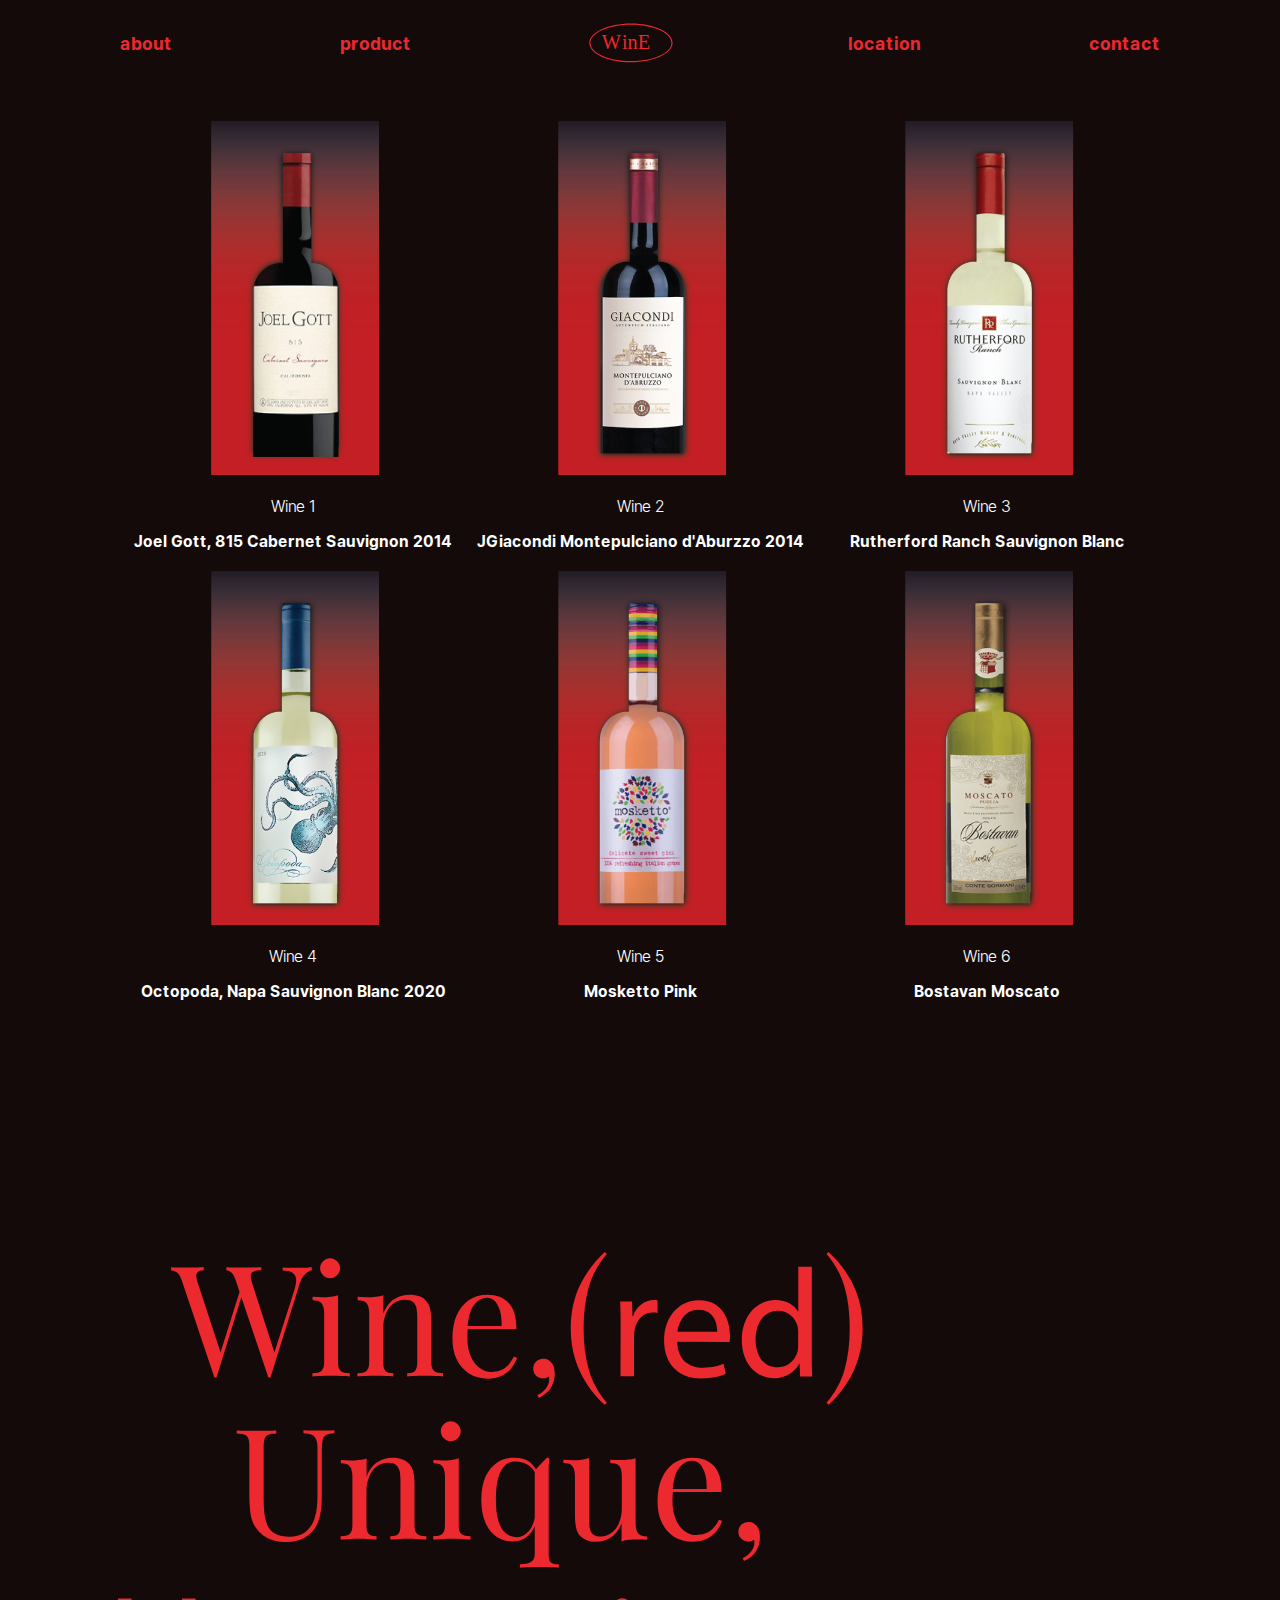
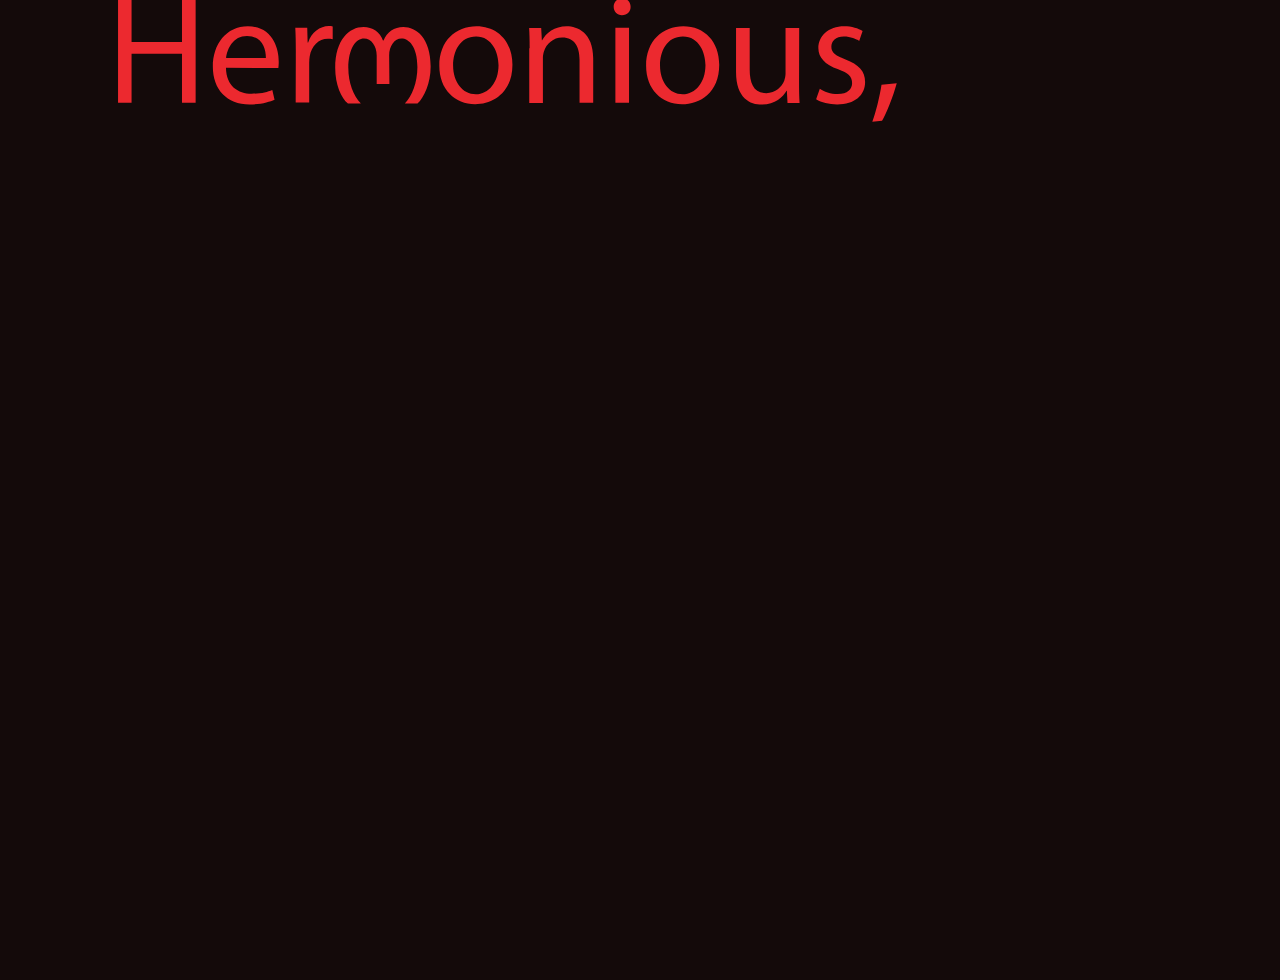
<file: product.html>
<!DOCTYPE html>
<html lang="en">
    <head>
        <meta charset="UTF-8" />
        <meta name="viewport" content="width=device-width, initial-scale=1.0" />
        <title>Poster</title>
        <link rel="stylesheet" href="style2.css" />
    </head>

        <header>
            <nav class="header-nav" id="first-nav">
                <ul>
                    <li>
                        <a href="about.html">about</a>
                    </li>
                    <li>
                        <a href="product.html">product</a>
                    </li>
        
                    <li class="logo">
                        <a href="index.html" class="bg-image-btn">
                            <img class="logo" src="img/logo2.svg" alt="logo" />
                        </a>
                    </li>
        
                    <li>
                        <a href="location.html">location</a>
                    </li>
                    <li>
                        <a href="contact.html">contact</a>
                    </li>
                </ul>
            </nav>
        </header>


        <body>
            <div class="wine_container">           
                <main>
                    <div class="image-column">
                        <div class="image-item">
                            <a href="page7.html">
                                <img class="wine1" src="img/wine1.png" alt=""/>
                                <div class="wine-info">
                                    <p class="wine-title">Wine 1</p>
                                    <p class="wine-subtitle">Joel Gott, 815 Cabernet Sauvignon 2014</p>
                                </div>
                            </a>
                        </div>
                        <div class="image-item">
                            <a href="page2.html">
                                <img class="wine2" src="img/wine2.png" alt=""/>
                                <div class="wine-info">
                                    <p class="wine-title">Wine 2</p>
                                    <p class="wine-subtitle">JGiacondi Montepulciano d'Aburzzo 2014</p>
                                </div>
                            </a>
                        </div>
                        <div class="image-item">
                            <a href="page3.html">
                                <img class="wine3" src="img/wine3.png" alt=""/>
                                <div class="wine-info">
                                    <p class="wine-title">Wine 3</p>
                                    <p class="wine-subtitle">Rutherford Ranch Sauvignon Blanc</p>
                                </div>
                            </a>
                        </div>
                        <div class="image-item">
                            <a href="page4.html">
                                <img class="wine4" src="img/wine4.png" alt=""/>
                                <div class="wine-info">
                                    <p class="wine-title">Wine 4</p>
                                    <p class="wine-subtitle">Octopoda, Napa Sauvignon Blanc 2020</p>
                                </div>
                            </a>
                        </div>
                        <div class="image-item">
                            <a href="page5.html">
                                <img class="wine5" src="img/wine5.png" alt=""/>
                                <div class="wine-info">
                                    <p class="wine-title">Wine 5</p>
                                    <p class="wine-subtitle">Mosketto Pink</p>
                                </div>
                            </a>
                        </div>
                        <div class="image-item">
                            <a href="page6.html">
                                <img class="wine6" src="img/wine6.png" alt=""/>
                                <div class="wine-info">
                                    <p class="wine-title">Wine 6</p>
                                    <p class="wine-subtitle">Bostavan Moscato</p>
                                </div>
                            </a>
                        </div>
                    </div>    
                </main>
            </div>
        </body>
        
        <div class="wave-image"><img src="img/typo2.svg" alt="" />
        </div>
        
</html>
</file>
<file: style.css>
/* 기본 설정 */
@font-face {
    font-family: 'Pretendard';
    src: url('fonts/Pretendard-Bold.woff2') format('woff2');
    font-weight: 700;
}
@font-face {
    font-family: 'Pretendard';
    src: url('fonts/Pretendard-Light.woff2') format('woff2');
    font-weight: 300;
}

body {
    font-family: 'Pretendard', sans-serif;
    background: #140a0a;
    aspect-ratio: 1/2;
    transition: 1s;
    margin: 0;
}



main {
    padding-top: 2px; 
}


/* 헤더 */
header {
    width: 100%;
}

header img.logo {
    width: 100px;
    height: auto;
    display: block;
}

header nav.header-nav ul {
    display: flex;
    justify-content: space-between;
    align-items: center;
    padding: 0;
    list-style: none;
    font-size: 20px;
    font-weight: 700;
    padding: 0 120px;
}

header nav.header-nav ul li {
    color: #ec292f;
    font-size: 18px;
}

header nav.header-nav ul li.logo {
    margin: 0;
}



/* 배경 이미지 */
.wave-image {
    position: relative;
    z-index: -1; 
}

.backgound-image {
    position: relative;
    z-index: -3;  
    width: 80%;
    margin: 0 auto;

}

.background-image-absolute,
.background-image-absolute2 {
    position: absolute;
    top: 0;
    bottom: 0;
    width: 50%;
    z-index: -2;
}

.background-image-absolute {
    left: 0;
}

.background-image-absolute2 {
    right: 0;
}

.background-image-absolute img,
.background-image-absolute2 img {
    width: 100%;
    height: auto;
    max-width: 100%;
    display: block;
    margin-top: 220px;
}

/* 메인 콘텐츠 */
.container {
    display: flex;
    justify-content: space-between;
    flex-wrap: wrap; /* 반응형 대응 */

}

/* 텍스트 스타일 */
.text {
    font-size: 68px;
    font-weight: 700;
    color: white;
    text-align: center;
    padding: 1em 2em;
    transition: 0.5s;   
}

/* 애니메이션 */
.wave-image img {
    width: 100%;
}
.wave-image:hover img {
    animation-name: wave-animation;
    animation-duration: 5s;
    animation-timing-function: linear;
    animation-iteration-count: infinite;
}

/* 고정된 배경 */
.background-image {
    position: fixed;
    top: 100px;
    z-index: -1;
    padding: 0 40px;

}

.background-image img {
    width: 100%;
}


/* 와인 6개 */
.wine1, .wine2, .wine3, .wine4, .wine5, .wine6 {
    transition: all 0.3s ease; 
    width: 200px;  
    margin-bottom: 10px;
}

.wine1:hover {
    content: url("img/wine1.png");
}

.wine2:hover {
    content: url("img/wine2.png");
}

.wine3:hover {
    content: url("img/wine3.png");
}

.wine4:hover {
    content: url("img/wine4.png");
}

.wine5:hover {
    content: url("img/wine5.png");
}

.wine6:hover {
    content: url("img/wine6.png");
} 

.image-row, .image-row2, .image-row3 {
display: flex;
justify-content: center; 
}



.image-container {
    position: relative;
    z-index: 1;  
    width: 80%;
    margin: 0 auto;
    padding: 20px;
}



a {
    text-decoration: none;  /* 밑줄 없애기 */
    color: inherit;         /* 링크 색상을 부모 요소의 색상으로 상속 */
}

/* 클릭했을 때 스타일 */
a:visited {
    color: inherit;         /* 클릭 후 색상도 부모 색상으로 유지 */
    text-decoration: none;  /* 클릭 후 밑줄 없애기 */
}


/* 반응형 미디어 쿼리 */
@media (max-width: 1200px) {
    .text {
        font-size: 48px;
        padding: 2em 1em;
    }

    header img.logo {
        width: 80px;
    }

    header nav.header-nav ul li {
        font-size: 16px;
    }

    .background-image-absolute,
    .background-image-absolute2,
    .image-container
     {
        width: 100%; /* 전체 너비로 변경 */
        height: 50%; /* 높이를 조정 */
    }

    .background-image-absolute2,
    .image-container {
        margin-top: 50%;
    }


}

@media (max-width: 768px) {
    .text {
        font-size: 36px;
        padding: 2em 1em;
    }

    header {
        flex-direction: column; /* 세로 방향으로 정렬 */
    }

    header img.logo {
        width: 60px;
    }

    header nav.header-nav ul {
        flex-direction: column; /* 메뉴를 세로로 정렬 */
    }

    .background-image-absolute,
    .image-container {
        width: 100%;

    }
    
    .background-image-absolute2,
    .image-container {
        width: 100%;
        padding-top: 220px;   
    }

    
    .image-container img {
        max-width: 40px;  /* 이미지 최대 너비를 40px로 설정 */
    }
    
    
    
}

@media (max-width: 480px) {
    .text {
        font-size: 28px;
        padding: 1em;
    }

    header img.logo {
        width: 50px;
    }

    header nav.header-nav ul li {
        font-size: 14px;
    }
}




@media (max-width: 1000px) {
    body {
        background: #2a0517;

    }
    .text {
        font-size: 40px;
    }
}

@media (max-width: 800px) {
    body {
        background: purple;
    }
    .text {
        font-size: 30px;
    }
}

@media (max-width: 600px) {
    body {
        background-color: #140a0a;
    }
    .text {
        font-size: 20px;
    }
}

/* 기본 스타일 */
.image-container {
    display: flex;
    flex-wrap: wrap;
    justify-content: space-around;  /* 이미지들 간격을 적당히 띄워줌 */
    gap: 20px;  /* 각 이미지 간의 간격 설정 */
}

.image-container img {
    width: 100%;  /* 기본적으로 이미지 크기를 부모 요소에 맞게 설정 */
    max-width: 200px;  /* 최대 너비를 설정하여 이미지 크기를 제한 */
    height: auto;  /* 비율에 맞게 높이 자동 조정 */
}





/* 미디어 쿼리 적용 (화면 크기별로 스타일 변경) */
@media (max-width: 1200px) {
    .image-container {
        justify-content: center;  /* 화면 크기가 작아지면 이미지들 가운데 정렬 */
    }

    .image-container img {
        max-width: 100px;  /* 화면 크기가 작아지면 이미지 크기를 줄여줌 */
    }
}

@media (max-width: 768px) {
    .image-container {
        justify-content: center;  /* 화면 크기 작아지면 가운데 정렬 */
    }

    .image-container img {
        max-width: 80px;  /* 이미지 크기 더 줄여줌 */
    }
}

@media (max-width: 480px) {
    .image-container {
        justify-content: center;  /* 이미지들 가운데 정렬 */
    }

    .image-container img {
        max-width: 60px;  /* 이미지 크기 더욱 줄여줌 */
    }
}

@media (max-width: 345px) {
    .image-container {
        justify-content: center;  /* 이미지들 가운데 정렬 */
    }

    .image-container img {
        max-width: 30px;  /* 이미지 크기 더욱 줄여줌 */
    }
}
</file>
<file: style2.css>
/* 폰트 설정 */
@font-face {
    font-family: 'Pretendard';
    src: url('fonts/Pretendard-Bold.woff2') format('woff2');
    font-weight: 700;
}

@font-face {
    font-family: 'Pretendard';
    src: url('fonts/Pretendard-Light.woff2') format('woff2');
    font-weight: 300;
}

/* 기본 설정 */
body {
    font-family: 'Pretendard', sans-serif;
    background: #140a0a;
    margin: 0;
    transition: 1s;
    aspect-ratio: 1/2;
}

.text {
    font-size: 48px;
    font-weight: 700;
    color: white;
    text-align: center;
    padding: 1em 1em;
    transition: 0.5s;
    line-height: 1.6; 
    margin: 0 4em;  /* 좌우 간격 */
}

.background-image-absolute {
    position: absolute;
    width: 100%;
    top: 80%;
    z-index: -1;
}

.background-image-absolute img {
    width: 100%;
}

.wave-image img {
    width: 100%;
}

.wave-image:hover img {
    animation: wave-animation 5s linear infinite;
}

.backgound-image {
    position: fixed;
    top: 0;
    z-index: -3;
    width: 100vw;
}

.backgound-image img {
    width: 100%;
}

a {
    text-decoration: none;  /* 밑줄 없애기 */
    color: inherit;         /* 링크 색상을 부모 요소의 색상으로 상속 */
}

a:visited {
    color: inherit;         /* 클릭 후 색상 유지 */
    text-decoration: none;  /* 클릭 후 밑줄 없애기 */
}

@keyframes wave-animation {
    0% {
        transform: translateX(0%);
    }
    25% {
        transform: translateX(50%);
    }
    75% {
        transform: translateX(-50%);
    }
    100% {
        transform: translateX(0%);
    }
}

/* 헤더 */
header {
    width: 100%;
}

header img.logo {
    width: 100px;
    height: auto;
    display: block;
}

header nav.header-nav ul {
    display: flex;
    justify-content: space-between;
    align-items: center;
    padding: 0 50px;
    list-style: none;
    font-size: 20px;
    font-weight: 700;
    padding: 0 120px;
}

header nav.header-nav ul li {
    color: #ec292f;
    font-size: 18px;
}

header nav.header-nav ul li.logo {
    margin: 0;
}

/* 반응형 미디어 쿼리 */
@media (max-width: 1200px) {
    .text {
        font-size: 48px;
        padding: 3em 1em;
    }

    header img.logo {
        width: 80px;
    }

    header nav.header-nav ul li {
        font-size: 16px;
    }

    .background-image-absolute {
        height: 50%;
    }

    .background-image-absolute2,
    .image-container {
        width: 100%;
        margin-top: 50%;
    }

    .image-item img {
        max-width: 150px;
    }

    .wine-title {
        font-size: 14px;
    }
}

@media (max-width: 768px) {
    .text {
        font-size: 36px;
        padding: 2em 1em;
    }

    header {
        flex-direction: column; /* 세로 방향 정렬 */
    }

    header img.logo {
        width: 60px;
    }

    header nav.header-nav ul {
        flex-direction: column; /* 메뉴 세로 정렬 */
    }

    .background-image-absolute {
        width: 100%;
    }

    .background-image-absolute2,
    .image-container {
        padding-top: 220px;
    }

    .image-item img {
        max-width: 120px;
    }

    .wine-title {
        font-size: 12px;
    }
}

@media (max-width: 480px) {
    .text {
        font-size: 28px;
        padding: 1em;
    }

    header img.logo {
        width: 50px;
    }

    header nav.header-nav ul li {
        font-size: 14px;
    }

    .image-item img {
        max-width: 100px;
    }

    .wine-title {
        font-size: 10px;
    }
}

/* 와인 컨테이너 스타일 */
.wine_container {
    display: flex;
    justify-content: center; /* 수평 중앙 정렬 */
    align-items: center;
    flex-direction: column;  /* 세로 정렬 */
    width: 100%;
}

.image-column {
    margin-top: 35px;
    display: grid;
    grid-template-columns: repeat(3, 1fr); /* 3열 */
    gap: 20px;
    justify-items: center;
}

.image-item {
    display: flex;
    flex-direction: column;
    align-items: center;
    gap: 10px;
    text-align: center;
}

.image-item img {
    width: 100%;
    max-width: 180px;
    height: auto;
}

.wine-info .wine-title {
    font-size: 16px;
    color: white;
    text-align: center;
    padding: 1em 2em;
    transition: 0.5s;   
    margin: 0;
}

.wine-info .wine-subtitle {
    font-size: 16px;
    font-weight: 700;
    color: white;
    text-align: center;
    margin: 0;
}

.button-container {
    text-align: center; /* 버튼들을 가운데 정렬 */
    margin-top: 20px; /* 버튼 상단 여백 */
}

/* 버튼 기본 스타일 */
.btn {
    background-color: white; /* 버튼 배경색 */
    color: black; /* 글자 색 */
    border: none; /* 테두리 제거 */
    padding: 15px 30px; /* 버튼 여백을 더 크게 설정 */
    font-size: 18px; /* 글자 크기 키움 */
    border-radius: 5px; /* 둥근 모서리 */
    cursor: pointer; /* 클릭할 수 있는 포인터 */
    margin: 0 70px;  /* 버튼 간 간격 */
    margin-bottom: 200px; /* 버튼 아래 간격 추가 */
}


.btn {
    width: 200px; 
}

.btn:hover {
    background-color: #555; /* 마우스를 올렸을 때 배경색 변화 */
    color: white; /* 글자 색을 흰색으로 변경 */
    box-shadow: 0 4px 8px rgba(0, 0, 0, 0.2); /* 그림자 효과 추가 */
}
</file>
